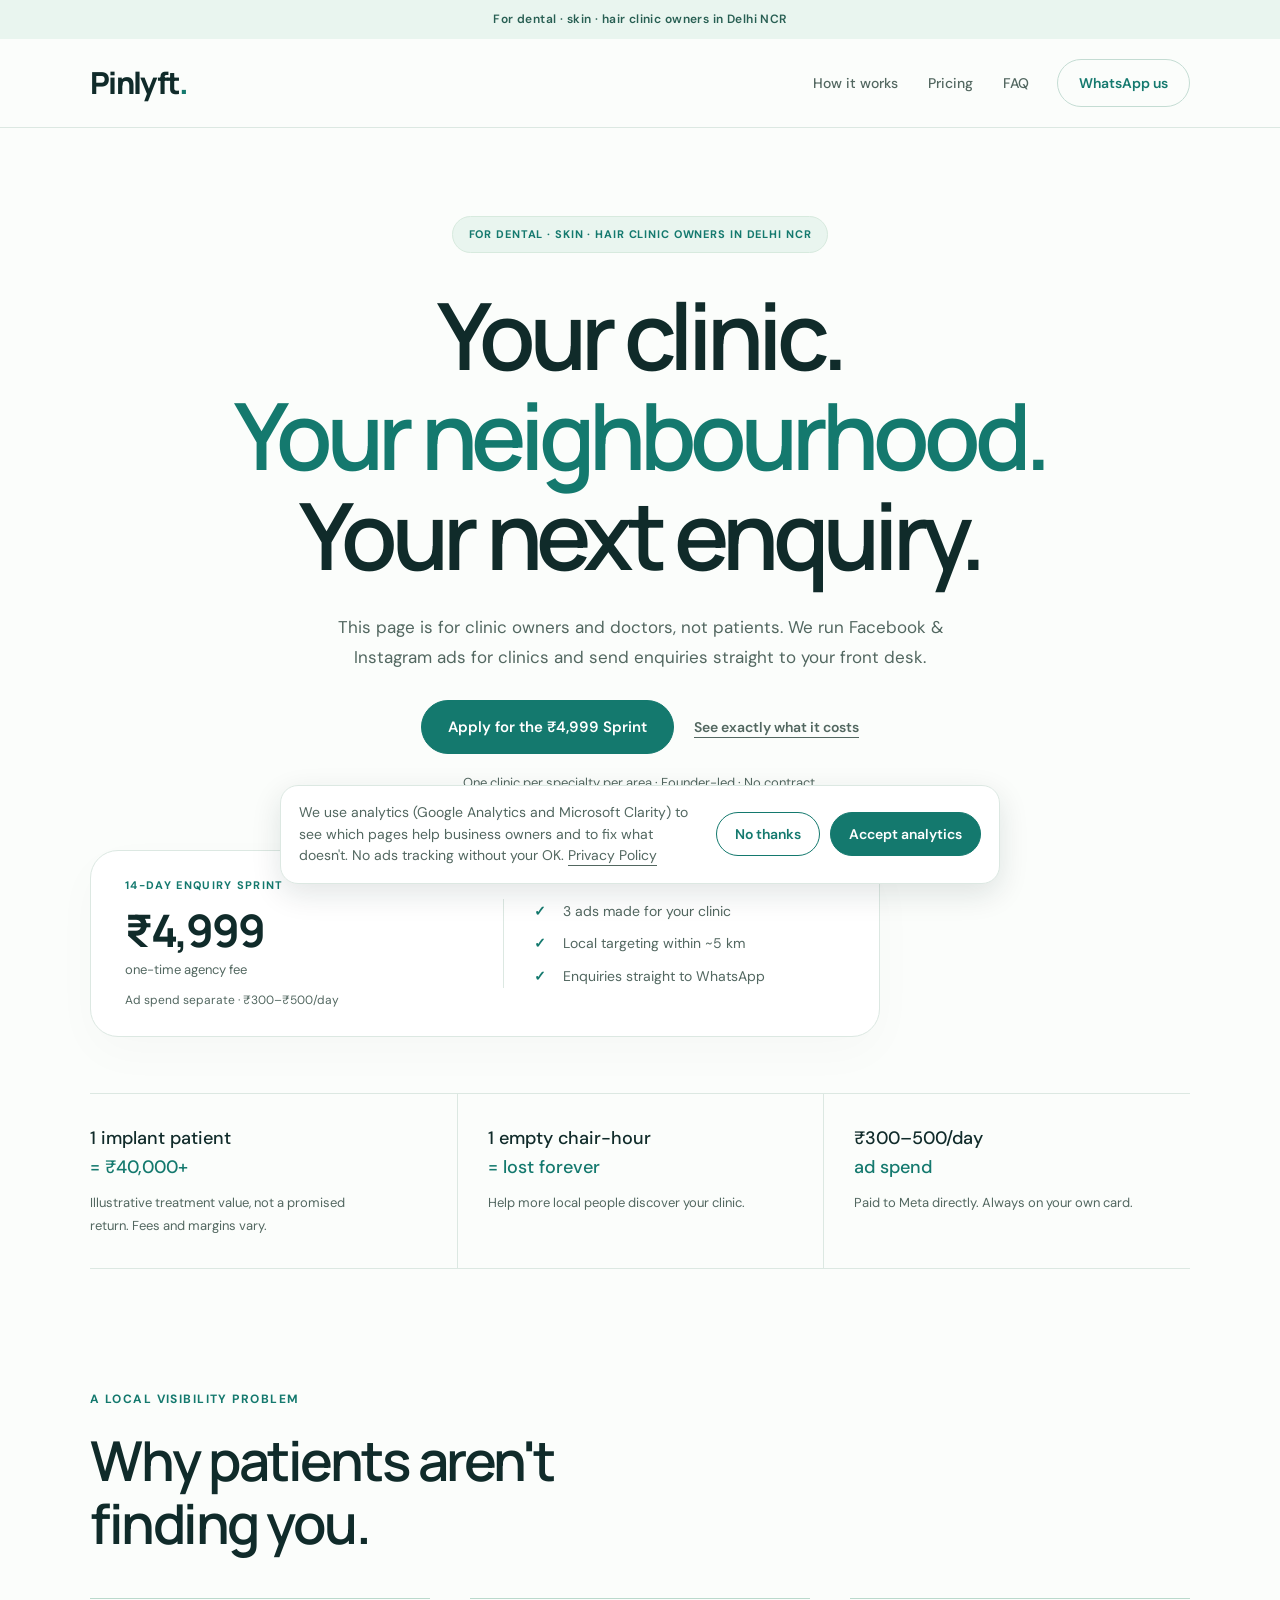
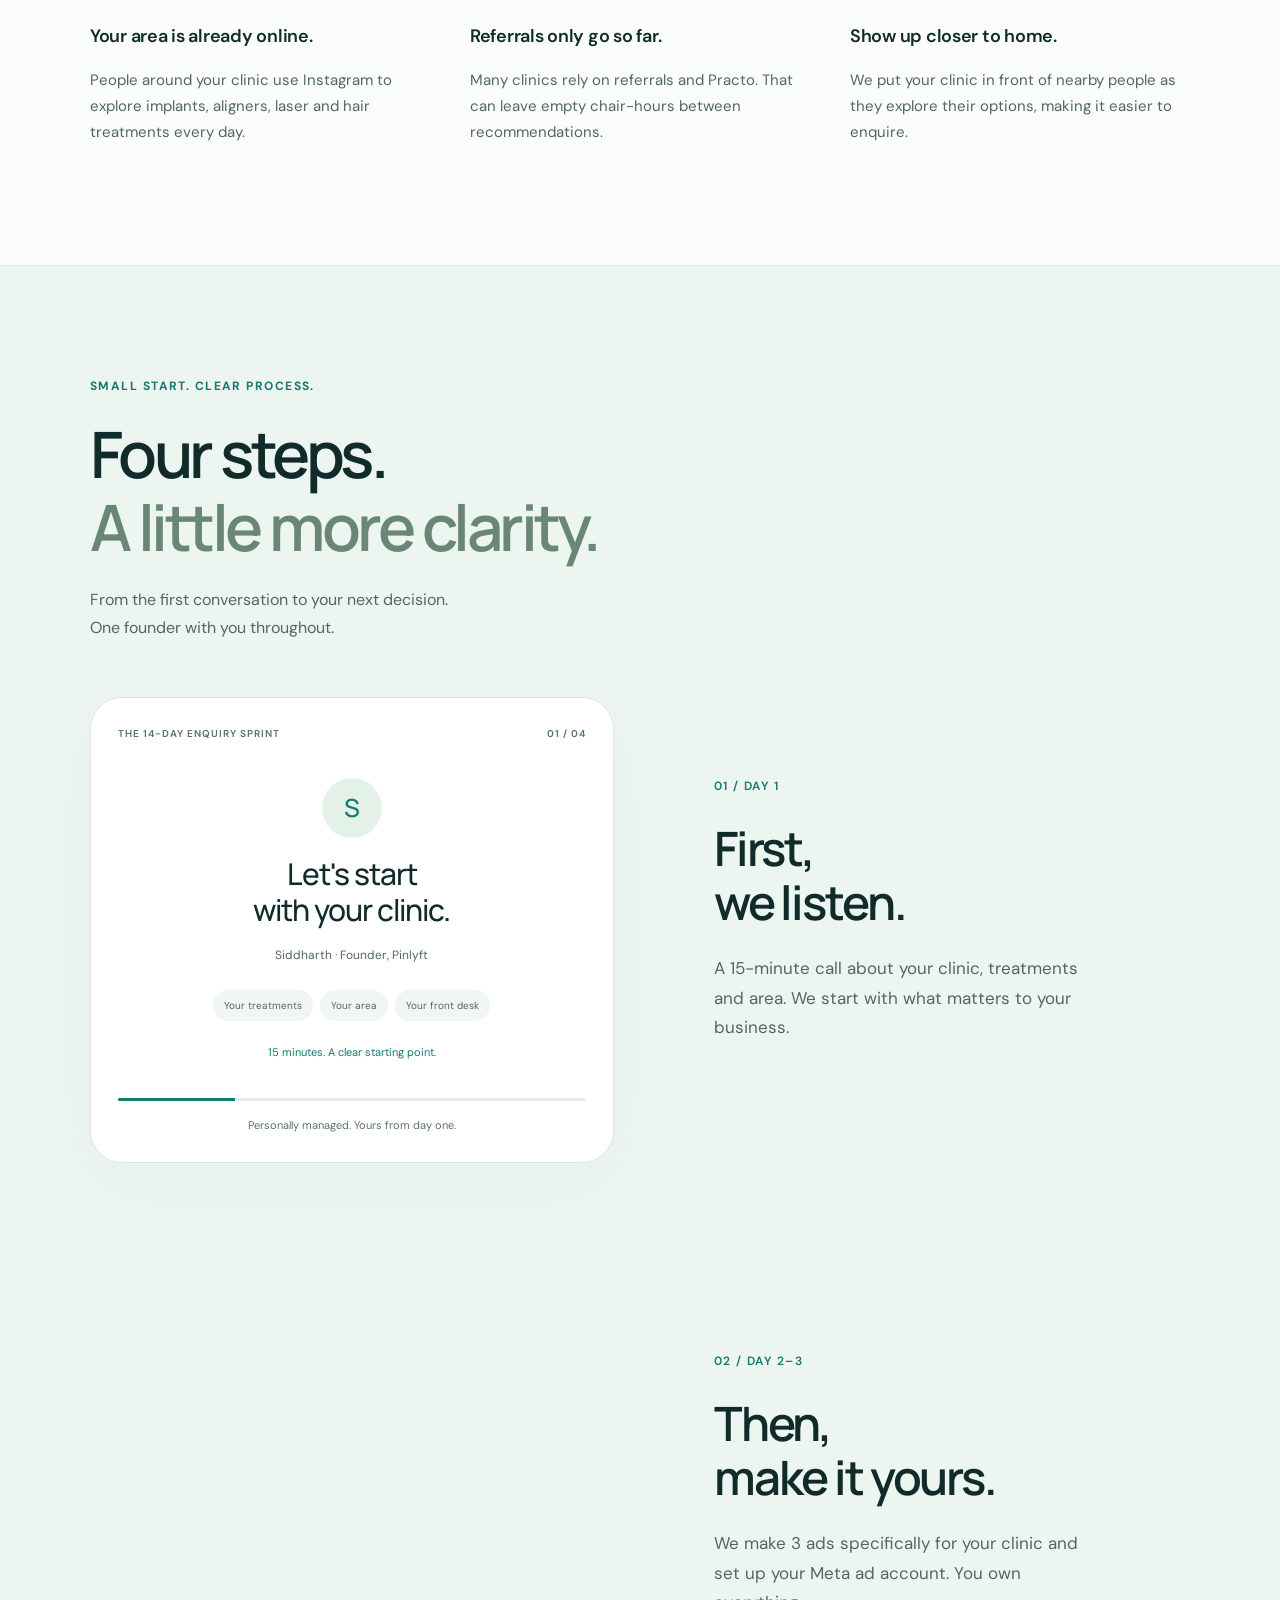
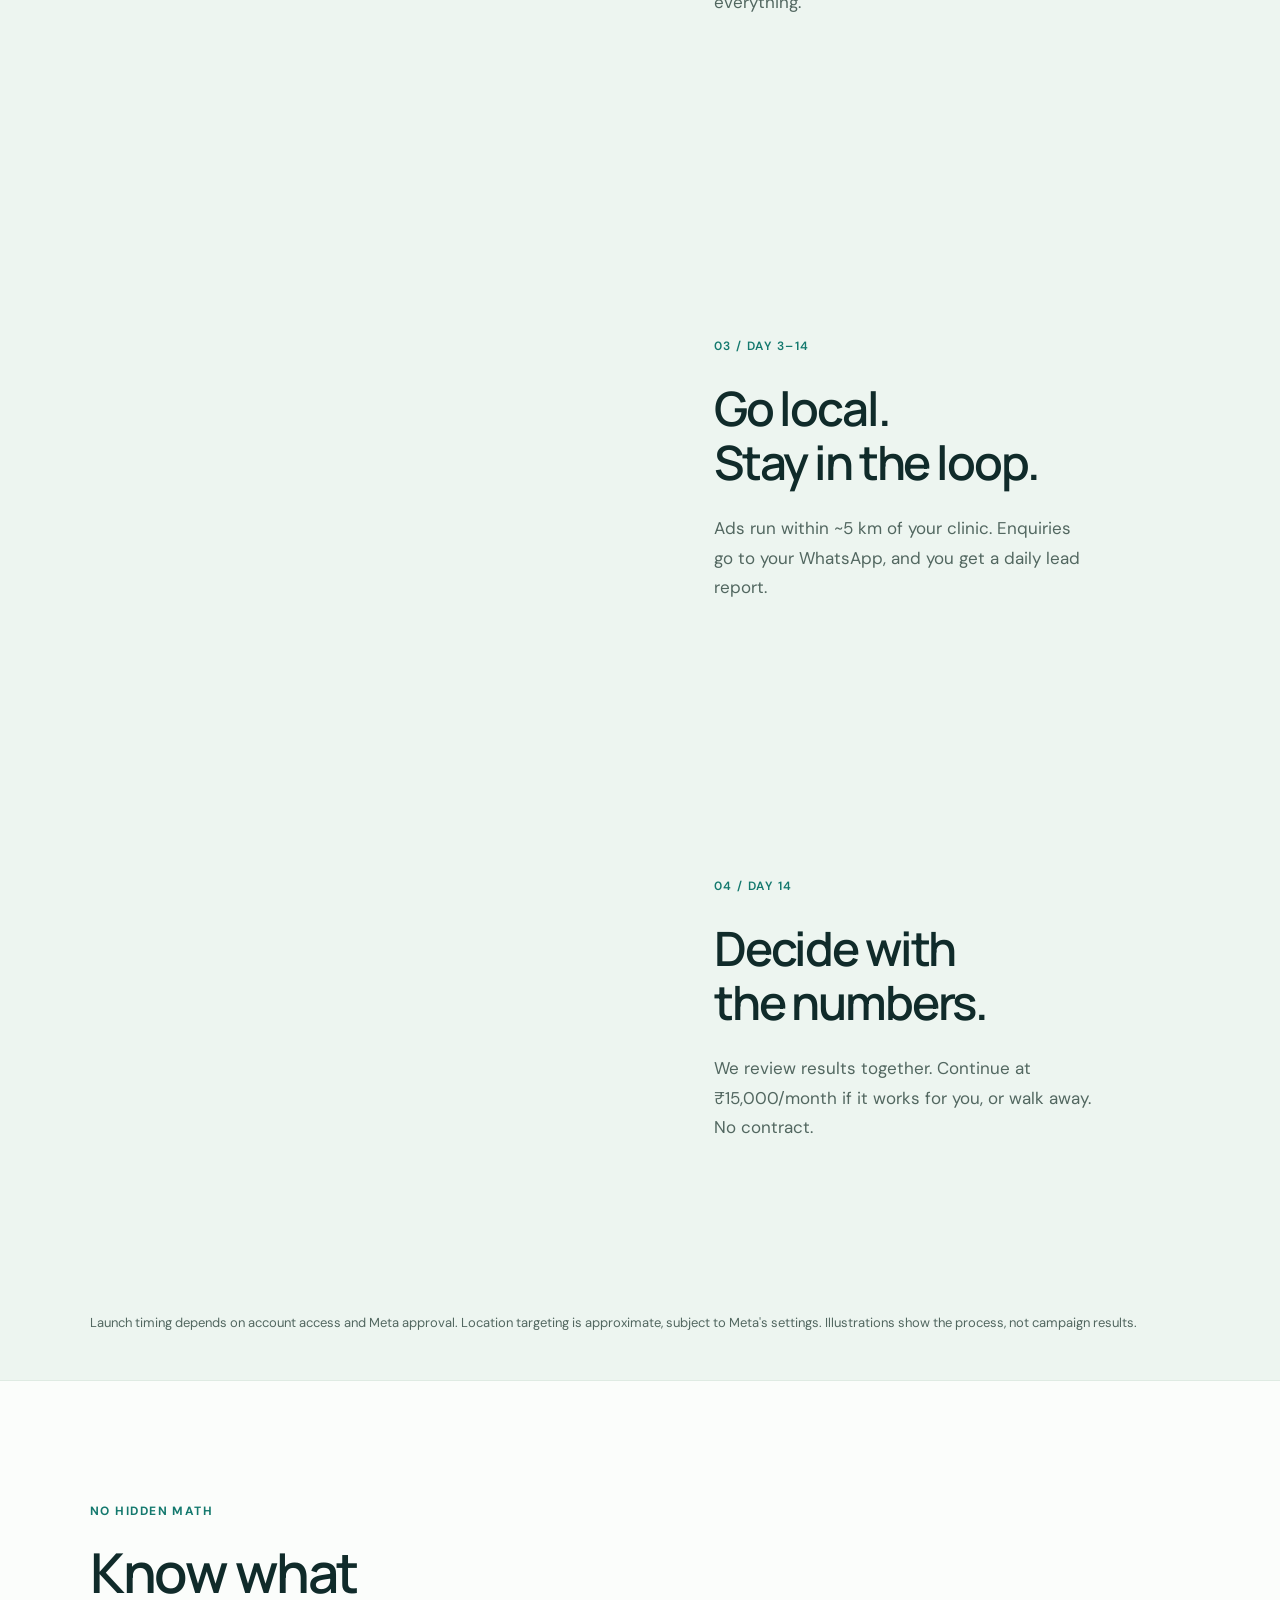
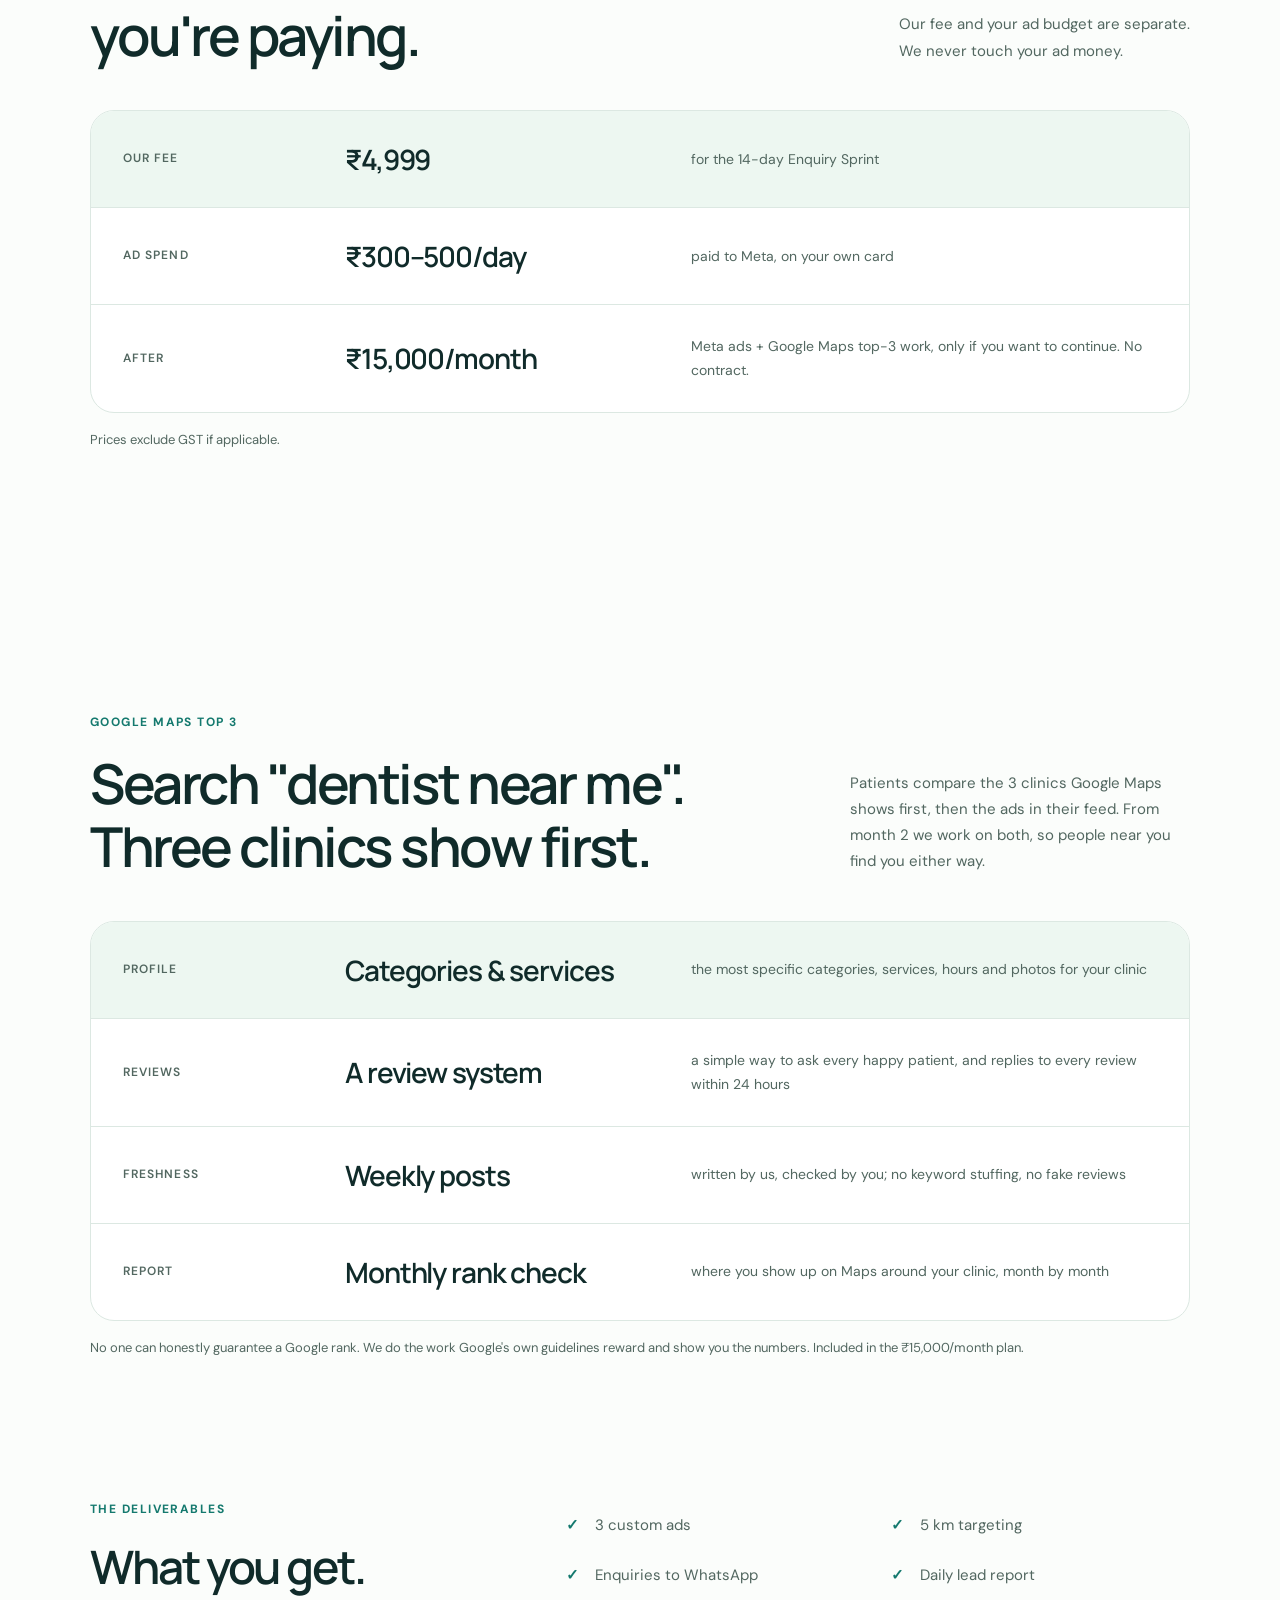
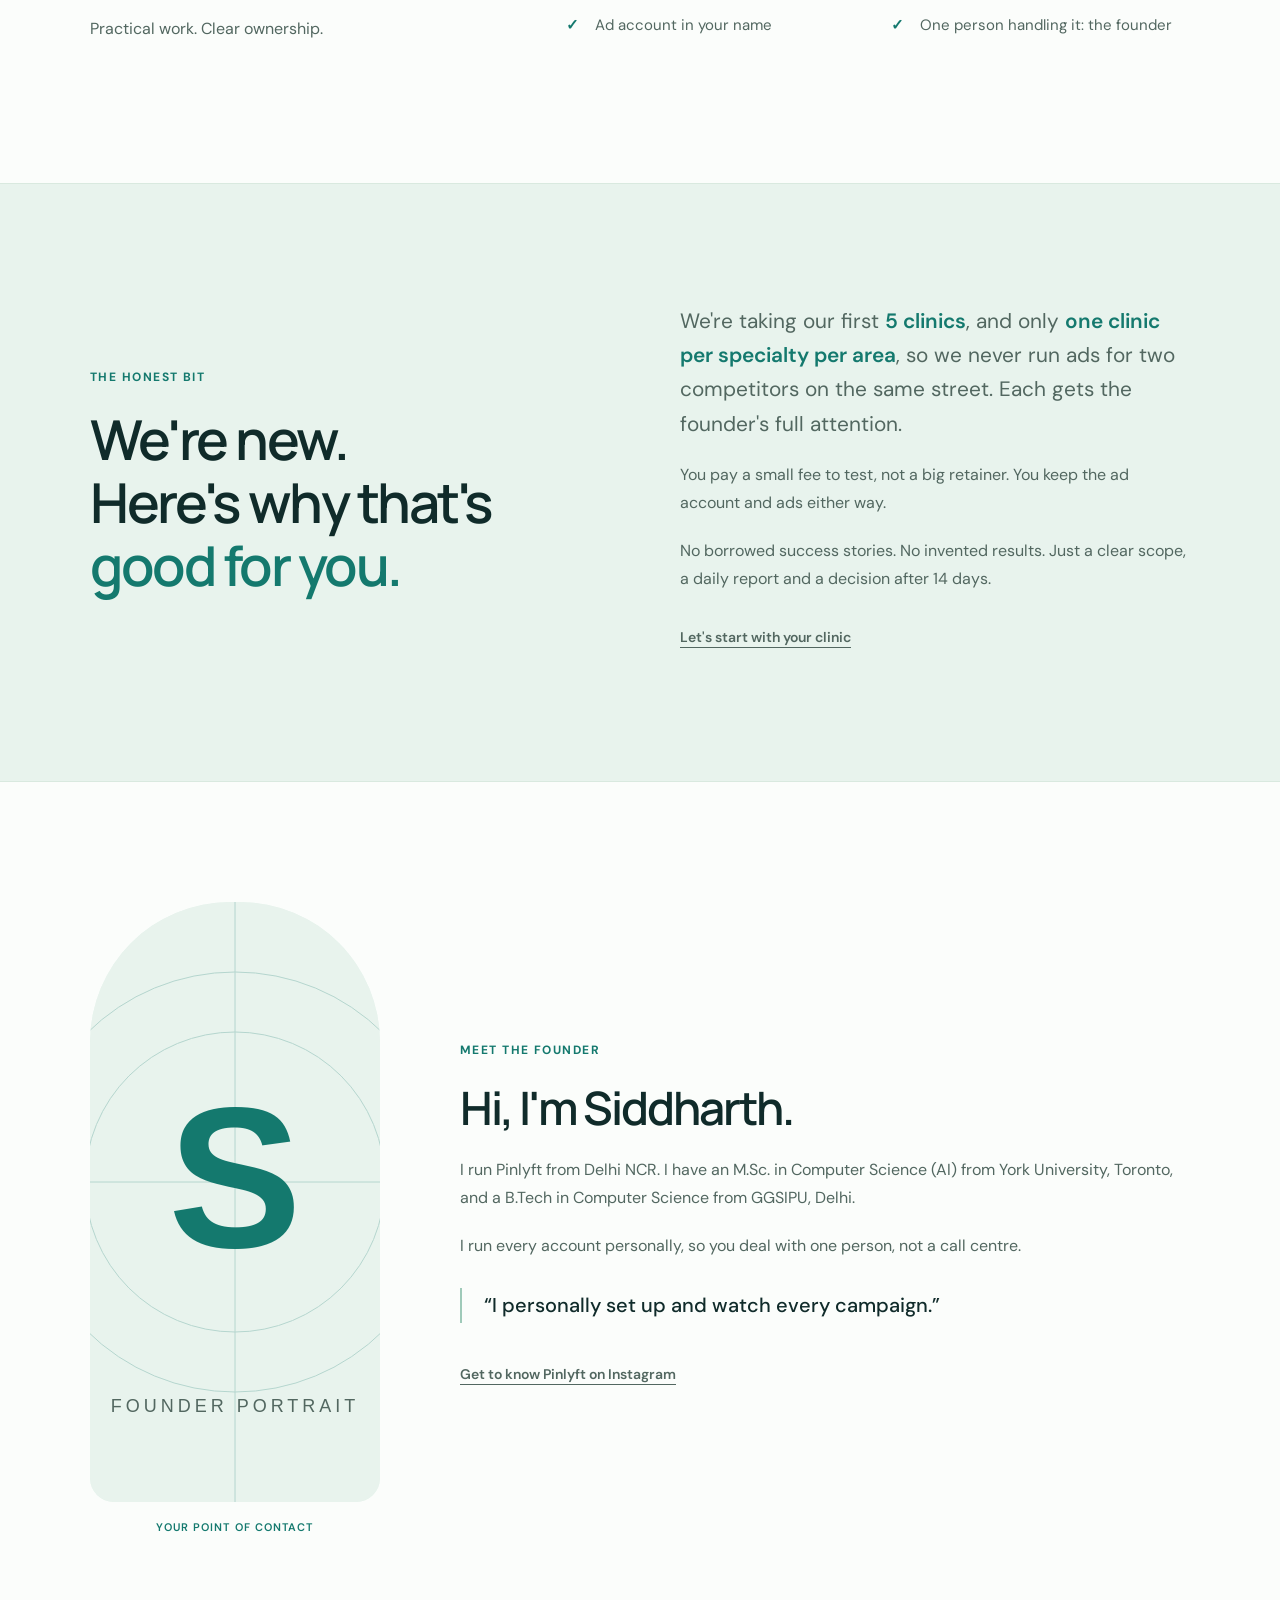
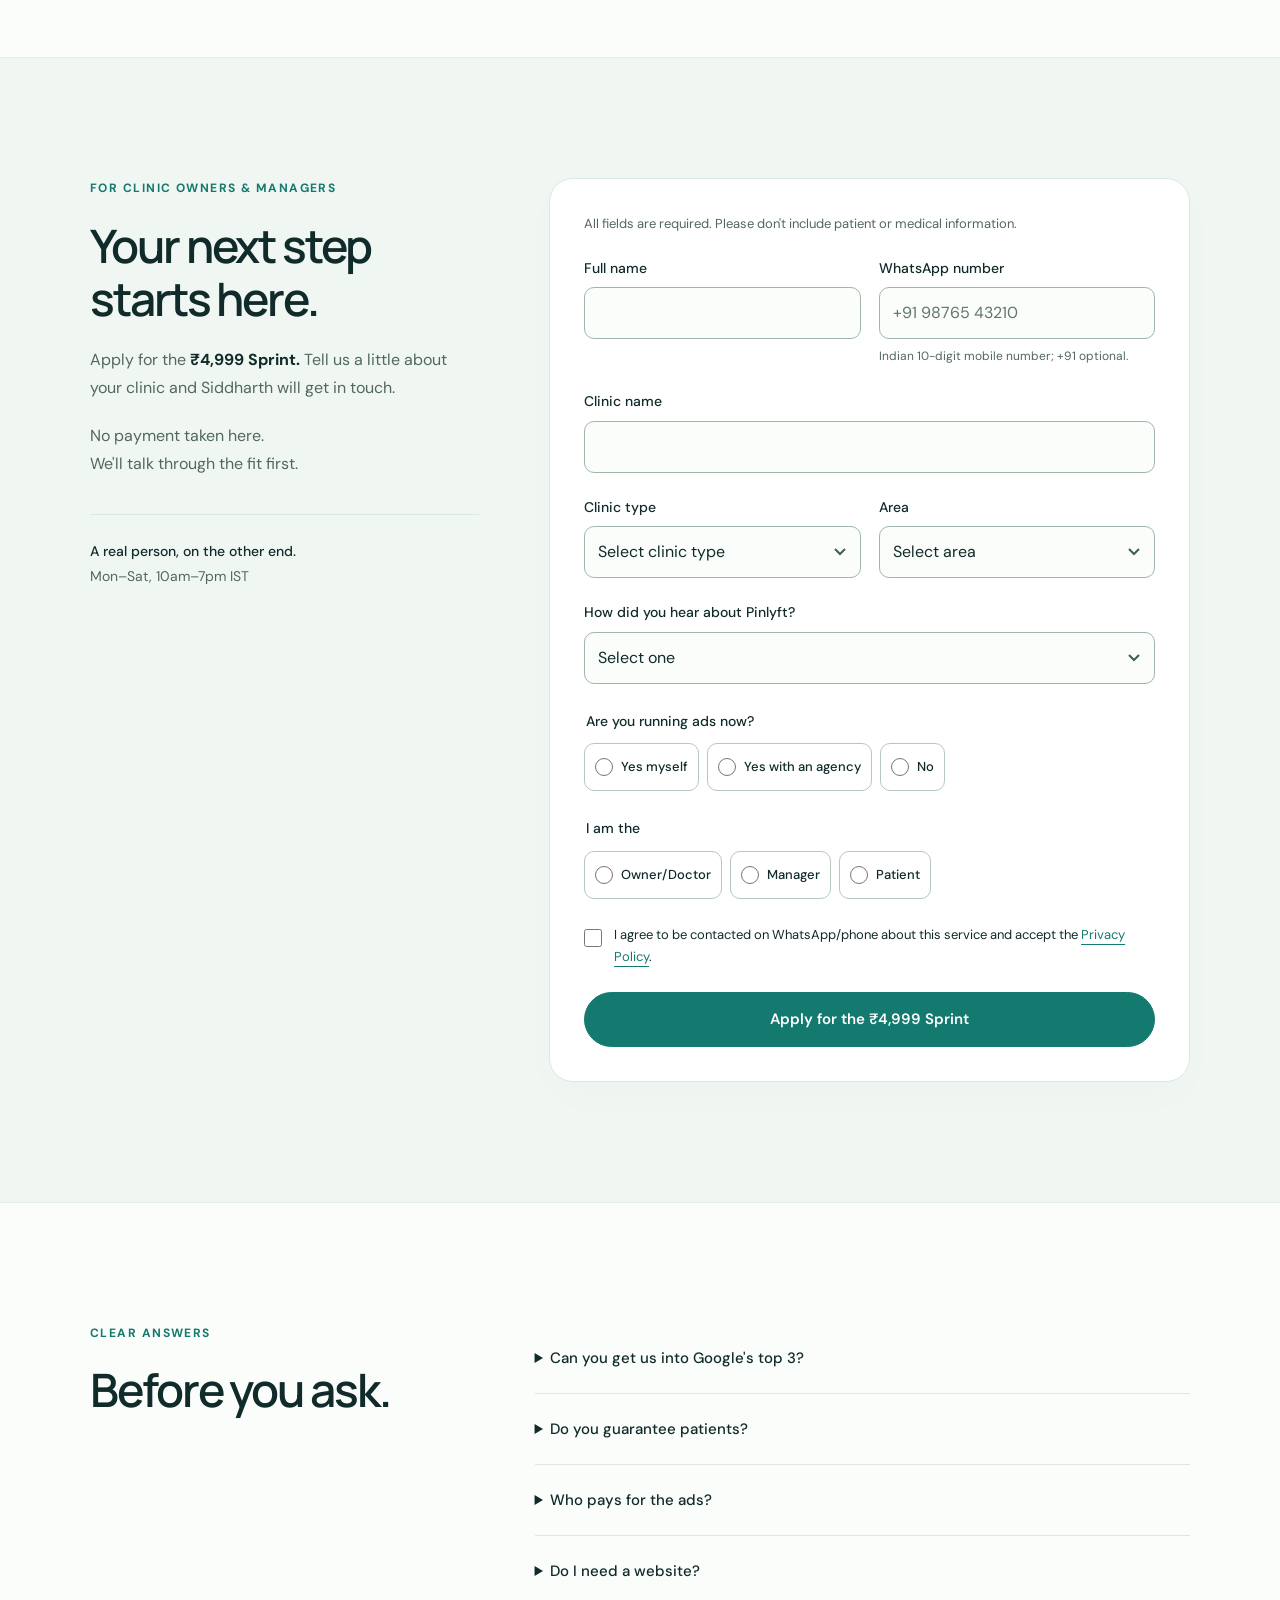
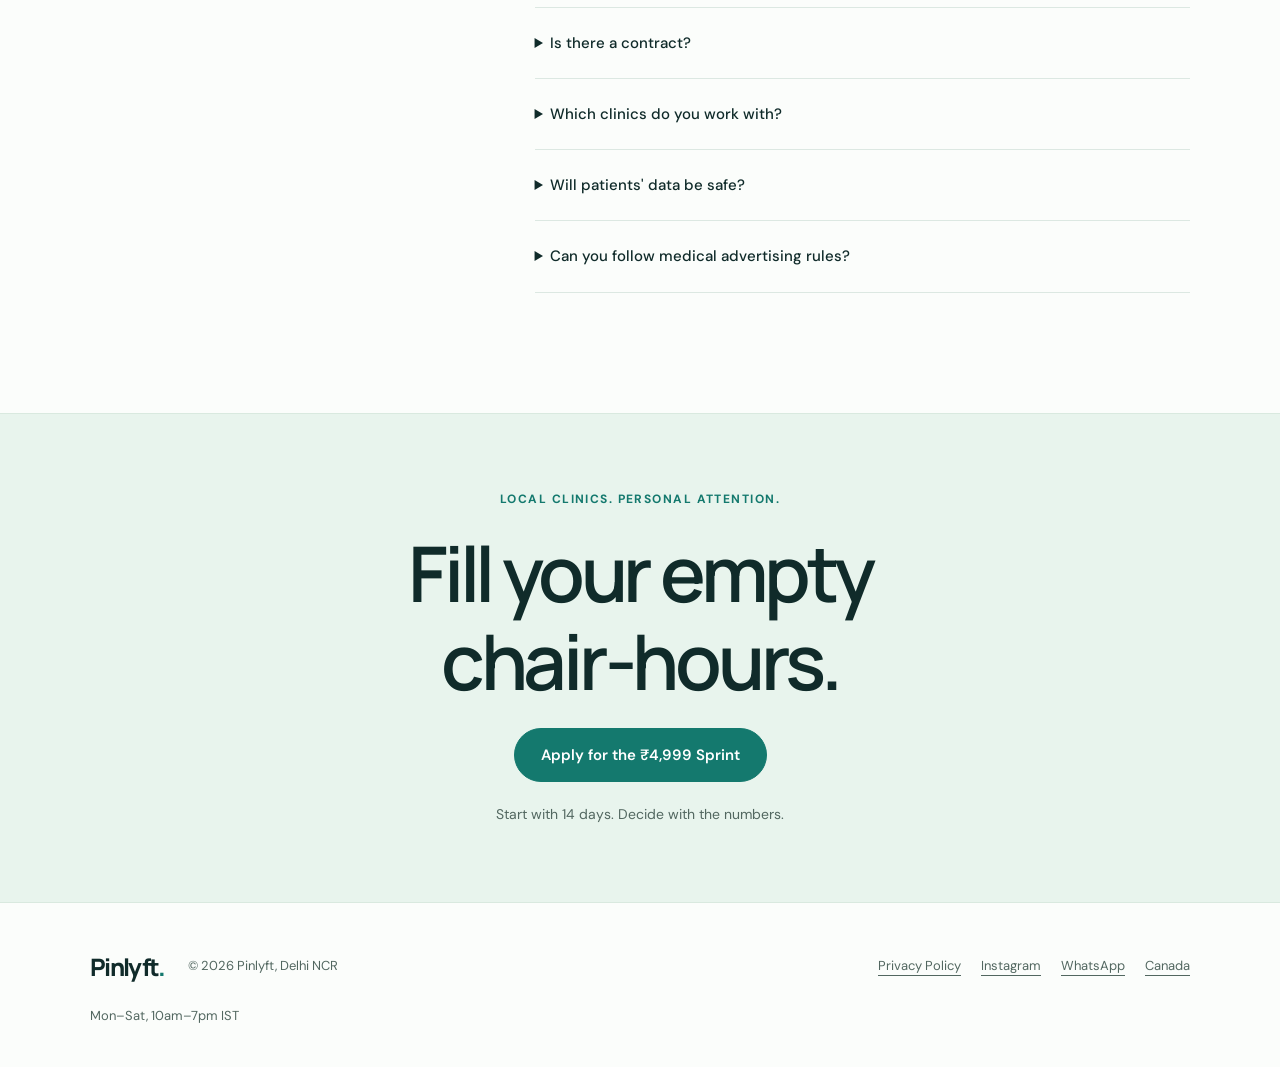
<file: index.html>
<!doctype html>
<html lang="en-IN">
<head><meta charset="utf-8">
<meta name="viewport" content="width=device-width, initial-scale=1">
<meta name="theme-color" content="#FBFDFB">
<link rel="icon" href="/favicon.svg" type="image/svg+xml">
<link rel="preconnect" href="https://fonts.googleapis.com">
<link rel="preconnect" href="https://fonts.gstatic.com" crossorigin>
<link href="https://fonts.googleapis.com/css2?family=DM+Sans:wght@400;500;600;700&family=Manrope:wght@400;500;600;700;800&display=swap" rel="stylesheet">
<link rel="stylesheet" href="/assets/css/style.css">
<script src="/assets/js/tracking.js?v=20261128b" defer></script>
<script src="/assets/js/main.js?v=20261128b" defer></script>
<title>Pinlyft | Facebook &amp; Instagram Ads for Clinics in Delhi NCR</title>
<meta name="description" content="Meta ads for dental, skin and hair clinic owners in Delhi NCR. Try Pinlyft’s ₹4,999 14-Day Enquiry Sprint. Your ad account. No contract.">
<link rel="canonical" href="https://pinlyft.github.io/">
<meta property="og:type" content="website">
<meta property="og:locale" content="en_IN">
<meta property="og:site_name" content="Pinlyft">
<meta property="og:title" content="Your clinic. More local enquiries. | Pinlyft">
<meta property="og:description" content="For clinic owners in Delhi NCR. A ₹4,999, 14-day Meta ads sprint. Clear costs. Your own ad account.">
<meta property="og:url" content="https://pinlyft.github.io/">
<meta property="og:image" content="https://pinlyft.github.io/assets/img/og.jpg">
<meta property="og:image:width" content="1200">
<meta property="og:image:height" content="630">
<meta property="og:image:alt" content="Pinlyft — Meta ads for clinic owners in Delhi NCR. 14-Day Enquiry Sprint, ₹4,999 plus ad spend.">
<meta name="twitter:card" content="summary_large_image">
<meta name="twitter:title" content="Pinlyft | More local enquiries for your clinic">
<meta name="twitter:description" content="For clinic owners in Delhi NCR. The 14-Day Enquiry Sprint: ₹4,999 plus ad spend. No contract.">
<meta name="twitter:image" content="https://pinlyft.github.io/assets/img/og.jpg">
<script type="application/ld+json">{"@context":"https://schema.org","@type":"ProfessionalService","name":"Pinlyft","url":"https://pinlyft.github.io/","description":"Facebook and Instagram advertising for dental, skin and hair clinics in Delhi NCR.","areaServed":[{"@type":"City","name":"Delhi"},{"@type":"City","name":"Gurugram"},{"@type":"City","name":"Noida"}],"founder":{"@type":"Person","name":"Siddharth"},"sameAs":["https://www.instagram.com/pinlyft"],"priceRange":"₹4,999–₹15,000"}</script>
</head>
<body>
<a class="skip" href="#main">Skip to content</a>
<div class="audience">For dental · skin · hair clinic owners in Delhi NCR</div>
<header class="header"><div class="wrap header-inner"><a class="wordmark" href="/" aria-label="Pinlyft home">Pinlyft<span>.</span></a><nav aria-label="Main navigation"><a href="#how-it-works">How it works</a><a href="#pricing">Pricing</a><a href="#faq">FAQ</a></nav><a class="button small" data-whatsapp href="#contact-help">WhatsApp us</a></div></header>
<main id="main">
<section class="hero wrap premium-hero">
<div class="hero-copy"><p class="eyebrow">FOR DENTAL · SKIN · HAIR CLINIC OWNERS IN DELHI NCR</p><h1>Your clinic.<br><span>Your neighbourhood.</span><br>Your next enquiry.</h1><p class="intro">This page is for clinic owners and doctors, not patients. We run Facebook &amp; Instagram ads for clinics and send enquiries straight to your front desk.</p><div class="actions"><a class="button" href="#apply">Apply for the ₹4,999 Sprint</a><a class="text-link" href="#pricing">See exactly what it costs</a></div><p class="fine hero-note">One clinic per specialty per area · Founder-led · No contract.</p></div>
<aside class="sprint-card" aria-label="14-Day Enquiry Sprint offer"><div class="card-top"><span class="eyebrow">THE LOCAL ADVANTAGE</span><span class="pill">DELHI NCR</span></div><div class="radius-art" aria-hidden="true"><div class="orbit orbit-one"></div><div class="orbit orbit-two"></div><div class="orbit orbit-three"></div><span class="map-label label-a">YOUR NEIGHBOURHOOD</span><div class="clinic-mark"><svg viewBox="0 0 48 48" fill="none"><path d="M10 42V14h28v28M6 42h36M18 42V30h12v12M24 4v14M17 11h14" stroke="currentColor" stroke-width="3"/><path d="M17 23h3m8 0h3" stroke="currentColor" stroke-width="3"/></svg></div><span class="radius-label">~5 km targeting</span></div><p class="eyebrow">14-DAY ENQUIRY SPRINT</p><p class="offer-price">₹4,999<span>one-time agency fee</span></p><ul class="checks"><li>3 ads made for your clinic</li><li>Local targeting within ~5 km</li><li>Enquiries straight to WhatsApp</li></ul><div class="card-bottom">Ad spend separate · ₹300–₹500/day</div></aside>
</section>
<section class="math wrap" aria-label="The math"><div><strong>1 implant patient<br><span>= ₹40,000+</span></strong><p>Illustrative treatment value, not a promised return. Fees and margins vary.</p></div><div><strong>1 empty chair-hour<br><span>= lost forever</span></strong><p>Help more local people discover your clinic.</p></div><div><strong>₹300–500/day<br><span>ad spend</span></strong><p>Paid to Meta directly. Always on your own card.</p></div></section>
<section class="section wrap reveal"><div class="section-heading"><p class="eyebrow">A LOCAL VISIBILITY PROBLEM</p><h2>Why patients aren't<br>finding you.</h2></div><div class="three-col points"><article><h3>Your area is already online.</h3><p>People around your clinic use Instagram to explore implants, aligners, laser and hair treatments every day.</p></article><article><h3>Referrals only go so far.</h3><p>Many clinics rely on referrals and Practo. That can leave empty chair-hours between recommendations.</p></article><article><h3>Show up closer to home.</h3><p>We put your clinic in front of nearby people as they explore their options, making it easier to enquire.</p></article></div></section>
<section id="how-it-works" class="scroll-story" aria-labelledby="story-title">
<div class="wrap story-heading"><p class="eyebrow">SMALL START. CLEAR PROCESS.</p><h2 id="story-title">Four steps.<br><span>A little more clarity.</span></h2><p>From the first conversation to your next decision.<br>One founder with you throughout.</p></div>
<div class="wrap story-grid">
<div class="story-visual" aria-hidden="true" data-scene="0">
<div class="story-caption"><span>THE 14-DAY ENQUIRY SPRINT</span><span class="scene-counter">01 / 04</span></div>
<div class="visual-stage">
<div class="scene scene-call"><div class="conversation"><div class="avatar">S</div><p>Let's start<br>with your clinic.</p><span>Siddharth · Founder, Pinlyft</span><div class="call-details"><span>Your treatments</span><span>Your area</span><span>Your front desk</span></div><div class="call-time">15 minutes. A clear starting point.</div></div></div>
<div class="scene scene-creative"><div class="creative-card creative-back"><span>SKIN</span></div><div class="creative-card creative-mid"><span>HAIR</span></div><div class="creative-card creative-front"><span>MADE FOR YOUR CLINIC</span><div class="creative-symbol">P<span>.</span></div><strong>Local care.<br>Local attention.</strong><small>Illustrative ad layout</small></div><div class="creative-label">3 custom ads. Your own account.</div></div>
<div class="scene scene-local"><div class="local-ring ring-outer"></div><div class="local-ring ring-middle"></div><div class="local-ring ring-inner"></div><div class="clinic-pin">Your<br>clinic</div><span class="radius-note">~5 km</span><div class="enquiry-note"><span>DIRECT TO YOUR FRONT DESK</span><strong>Enquiries on WhatsApp.</strong><small>Daily lead reporting included.</small></div></div>
<div class="scene scene-decision"><div class="decision-sheet"><span>DAY 14 · REVIEW TOGETHER</span><h3>Your numbers.<br>Your next move.</h3><div><small>CONTINUE IF IT WORKS</small><strong>₹15,000<span>/month</span></strong></div><p>Or walk away.<br>You keep the ads and account.</p><span class="decision-tag">No contract.</span></div></div>
</div><div class="story-track"><span></span></div><p class="story-bottom">Personally managed. Yours from day one.</p>
</div>
<ol class="story-chapters">
<li data-chapter="0"><span class="chapter-index">01 / DAY 1</span><h3>First,<br> we listen.</h3><p>A 15-minute call about your clinic, treatments and area. We start with what matters to your business.</p></li>
<li data-chapter="1"><span class="chapter-index">02 / DAY 2–3</span><h3>Then,<br> make it yours.</h3><p>We make 3 ads specifically for your clinic and set up your Meta ad account. You own everything.</p></li>
<li data-chapter="2"><span class="chapter-index">03 / DAY 3–14</span><h3>Go local.<br> Stay in the loop.</h3><p>Ads run within ~5 km of your clinic. Enquiries go to your WhatsApp, and you get a daily lead report.</p></li>
<li data-chapter="3"><span class="chapter-index">04 / DAY 14</span><h3>Decide with<br> the numbers.</h3><p>We review results together. Continue at ₹15,000/month if it works for you, or walk away. No contract.</p></li>
</ol>
</div><p class="fine wrap story-disclaimer">Launch timing depends on account access and Meta approval. Location targeting is approximate, subject to Meta's settings. Illustrations show the process, not campaign results.</p>
</section>
<section id="pricing" class="section wrap reveal"><div class="section-heading split"><div><p class="eyebrow">NO HIDDEN MATH</p><h2>Know what<br>you're paying.</h2></div><p>Our fee and your ad budget are separate.<br>We never touch your ad money.</p></div><div class="pricing-table" role="table" aria-label="Sprint and ongoing pricing"><div class="price-row" role="row"><span role="rowheader">OUR FEE</span><strong role="cell">₹4,999</strong><span role="cell">for the 14-day Enquiry Sprint</span></div><div class="price-row" role="row"><span role="rowheader">AD SPEND</span><strong role="cell">₹300–500/day</strong><span role="cell">paid to Meta, on your own card</span></div><div class="price-row" role="row"><span role="rowheader">AFTER</span><strong role="cell">₹15,000/month</strong><span role="cell">Meta ads + Google Maps top-3 work, only if you want to continue. No contract.</span></div></div><p class="fine">Prices exclude GST if applicable.</p></section>
<section id="google-maps" class="section wrap reveal"><div class="section-heading split"><div><p class="eyebrow">GOOGLE MAPS TOP 3</p><h2>Search "dentist near me".<br>Three clinics show first.</h2></div><p>Patients compare the 3 clinics Google Maps shows first, then the ads in their feed. From month 2 we work on both, so people near you find you either way.</p></div><div class="pricing-table" role="table" aria-label="Google Maps top-3 work"><div class="price-row" role="row"><span role="rowheader">PROFILE</span><strong role="cell">Categories &amp; services</strong><span role="cell">the most specific categories, services, hours and photos for your clinic</span></div><div class="price-row" role="row"><span role="rowheader">REVIEWS</span><strong role="cell">A review system</strong><span role="cell">a simple way to ask every happy patient, and replies to every review within 24 hours</span></div><div class="price-row" role="row"><span role="rowheader">FRESHNESS</span><strong role="cell">Weekly posts</strong><span role="cell">written by us, checked by you; no keyword stuffing, no fake reviews</span></div><div class="price-row" role="row"><span role="rowheader">REPORT</span><strong role="cell">Monthly rank check</strong><span role="cell">where you show up on Maps around your clinic, month by month</span></div></div><p class="fine">No one can honestly guarantee a Google rank. We do the work Google's own guidelines reward and show you the numbers. Included in the ₹15,000/month plan.</p></section>
<section class="section wrap included reveal"><div><p class="eyebrow">THE DELIVERABLES</p><h2>What you get.</h2><p>Practical work. Clear ownership.</p></div><ul class="checks checklist"><li>3 custom ads</li><li>5 km targeting</li><li>Enquiries to WhatsApp</li><li>Daily lead report</li><li>Ad account in your name</li><li>One person handling it: the founder</li></ul></section>
<section class="honest section reveal"><div class="wrap honest-inner"><div><p class="eyebrow">THE HONEST BIT</p><h2>We're new.<br>Here's why that's<br><span>good for you.</span></h2></div><div><p class="large-copy">We're taking our first <strong>5 clinics</strong>, and only <strong>one clinic per specialty per area</strong>, so we never run ads for two competitors on the same street. Each gets the founder's full attention.</p><p>You pay a small fee to test, not a big retainer. You keep the ad account and ads either way.</p><p>No borrowed success stories. No invented results. Just a clear scope, a daily report and a decision after 14 days.</p><a class="text-link" href="#apply">Let's start with your clinic</a></div></div></section>
<section class="section wrap founder reveal"><div class="founder-photo"><img src="/assets/img/founder-placeholder.svg" data-founder-photo alt="S monogram placeholder for Siddharth's portrait" width="600" height="600" loading="lazy"><span>YOUR POINT OF CONTACT</span></div><div><p class="eyebrow">MEET THE FOUNDER</p><h2>Hi, I'm Siddharth.</h2><p>I run Pinlyft from Delhi NCR. I have an M.Sc. in Computer Science (AI) from York University, Toronto, and a B.Tech in Computer Science from GGSIPU, Delhi.</p><p>I run every account personally, so you deal with one person, not a call centre.</p><blockquote>“I personally set up and watch every campaign.”</blockquote><a class="text-link" href="https://www.instagram.com/pinlyft" target="_blank" rel="noopener noreferrer">Get to know Pinlyft on Instagram</a></div></section>
<section id="apply" class="section section-tint"><div class="wrap apply-layout"><div class="apply-copy"><p class="eyebrow">FOR CLINIC OWNERS &amp; MANAGERS</p><h2>Your next step<br>starts here.</h2><p>Apply for the <strong>₹4,999 Sprint.</strong> Tell us a little about your clinic and Siddharth will get in touch.</p><p>No payment taken here.<br>We'll talk through the fit first.</p><div class="working-hours"><strong>A real person, on the other end.</strong><p>Mon–Sat, 10am–7pm IST</p></div></div><form id="application-form" class="application" method="post"><noscript><p class="notice">Please enable JavaScript to submit this form or visit <a href="https://www.instagram.com/pinlyft">Pinlyft on Instagram</a>.</p></noscript><p class="fine">All fields are required. Please don't include patient or medical information.</p><div class="form-grid"><div class="field"><label for="full-name">Full name</label><input id="full-name" name="name" autocomplete="name" required maxlength="100"></div><div class="field"><label for="phone">WhatsApp number</label><input id="phone" name="phone" type="tel" inputmode="tel" autocomplete="tel" placeholder="+91 98765 43210" aria-describedby="phone-hint" required maxlength="20"><small id="phone-hint">Indian 10-digit mobile number; +91 optional.</small></div><div class="field full"><label for="clinic">Clinic name</label><input id="clinic" name="clinic_name" autocomplete="organization" required maxlength="160"></div><div class="field"><label for="clinic-type">Clinic type</label><select id="clinic-type" name="clinic_type" required><option value="">Select clinic type</option><option>Dental</option><option>Skin</option><option>Hair</option><option>Multi-speciality</option><option>Other</option></select></div><div class="field"><label for="area">Area</label><select id="area" name="city" required><option value="">Select area</option><option>Delhi</option><option>Gurugram</option><option>Noida</option><option>Other</option></select></div><div class="field full"><label for="heard-from">How did you hear about Pinlyft?</label><select id="heard-from" name="heard_from" required><option value="">Select one</option><option>Instagram or Facebook ad</option><option>Instagram profile or post</option><option>Message from Pinlyft</option><option>Google search</option><option>Google Maps</option><option>ChatGPT or another AI assistant</option><option>Friend or colleague</option><option>Other</option></select></div></div><fieldset><legend>Are you running ads now?</legend><div class="choices"><label><input type="radio" name="running_ads" value="Yes myself" required>Yes myself</label><label><input type="radio" name="running_ads" value="Yes with an agency">Yes with an agency</label><label><input type="radio" name="running_ads" value="No">No</label></div></fieldset><fieldset aria-describedby="patient-message"><legend>I am the</legend><div class="choices"><label><input type="radio" name="role" value="Owner/Doctor" required>Owner/Doctor</label><label><input type="radio" name="role" value="Manager">Manager</label><label><input type="radio" name="role" value="Patient">Patient</label></div><p id="patient-message" class="notice" role="status" hidden>This form is for clinic owners. Please contact your clinic directly.</p></fieldset><div class="honeypot" aria-hidden="true"><label for="website">Leave this field empty</label><input id="website" name="_gotcha" tabindex="-1" autocomplete="off"></div><label class="consent"><input type="checkbox" name="consent" value="Agreed to WhatsApp/phone contact and Privacy Policy" required><span>I agree to be contacted on WhatsApp/phone about this service and accept the <a href="/privacy.html" target="_blank" rel="noopener">Privacy Policy</a>.</span></label><button id="submit-application" class="button" type="submit" disabled>Apply for the ₹4,999 Sprint</button><div id="form-feedback" role="status" aria-live="polite" tabindex="-1" hidden><p id="form-message"></p><a class="button secondary" id="form-whatsapp" data-whatsapp href="#contact-help">Or WhatsApp us now</a></div></form></div></section>
<section id="faq" class="section wrap faq reveal"><div><p class="eyebrow">CLEAR ANSWERS</p><h2>Before you ask.</h2></div><div class="faq-list"><details><summary>Can you get us into Google's top 3?</summary><p>We can't promise a rank; anyone who does is guessing. From month 2 we work on what Google rewards: the right categories, steady genuine reviews, weekly posts and photos, and consistent listings. You see where you rank around your clinic every month.</p></details><details><summary>Do you guarantee patients?</summary><p>No. Nobody honest can. We commit to the work: 3 ads, setup, daily reports and full transparency on numbers. Enquiries, bookings and revenue depend on several factors, including your offer and follow-up.</p></details><details><summary>Who pays for the ads?</summary><p>You pay Meta directly on your own card, ₹300–500/day. We never handle your ad money.</p></details><details><summary>Do I need a website?</summary><p>No. Enquiries come through an Instagram/Facebook form and go to your WhatsApp.</p></details><details><summary>Is there a contract?</summary><p>No. After 14 days you decide.</p></details><details><summary>Which clinics do you work with?</summary><p>Dental, skin and hair clinics in Delhi, Gurugram and Noida.</p></details><details><summary>Will patients' data be safe?</summary><p>We limit access to you, us and the service providers needed to deliver enquiries. No system is risk-free. Each clinic's patient lead form needs its own privacy notice; see our <a href="/privacy.html#clinic-campaigns">Privacy Policy</a> for how these differ.</p></details><details><summary>Can you follow medical advertising rules?</summary><p>Yes. We avoid misleading claims and before/after promises, and follow Meta's health ad policies. We check creative with you before launch; professional and treatment-specific restrictions may also apply.</p></details></div></section>
<section class="final-cta"><div class="wrap"><p class="eyebrow">LOCAL CLINICS. PERSONAL ATTENTION.</p><h2>Fill your empty<br>chair-hours.</h2><a class="button" href="#apply">Apply for the ₹4,999 Sprint</a><p>Start with 14 days. Decide with the numbers.</p></div></section>
</main><footer class="footer wrap"><a class="wordmark" href="/">Pinlyft<span>.</span></a><p>© <span data-year>2026</span> Pinlyft, Delhi NCR</p><nav aria-label="Footer"><a href="/privacy.html">Privacy Policy</a><a href="https://www.instagram.com/pinlyft" target="_blank" rel="noopener noreferrer">Instagram</a><a data-whatsapp href="/#contact-help">WhatsApp</a><a href="/canada/">Canada</a></nav><p class="fine">Mon–Sat, 10am–7pm IST</p></footer>
<div id="contact-help" class="contact-help wrap" role="status" hidden></div>
<a class="floating-wa button" data-whatsapp href="#contact-help" aria-label="Contact Pinlyft on WhatsApp">WhatsApp us</a>
</body></html>
</file>
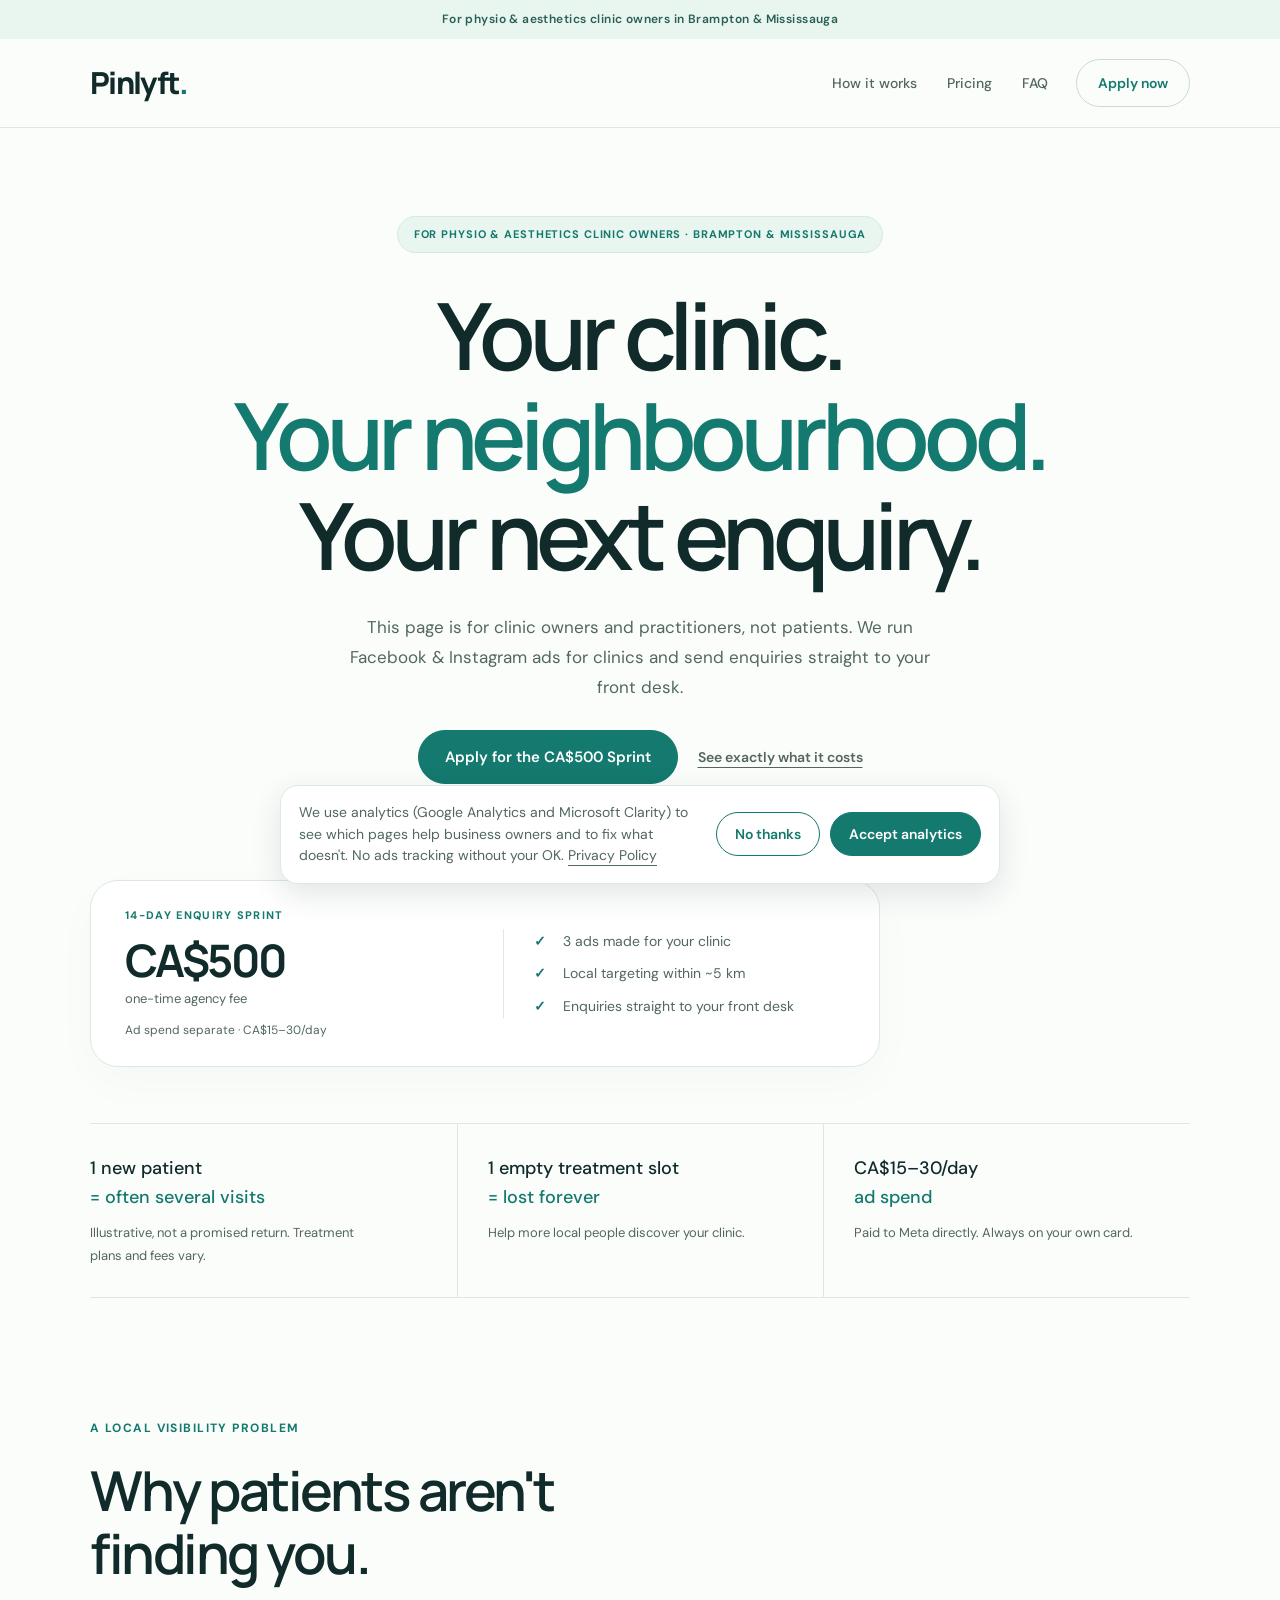
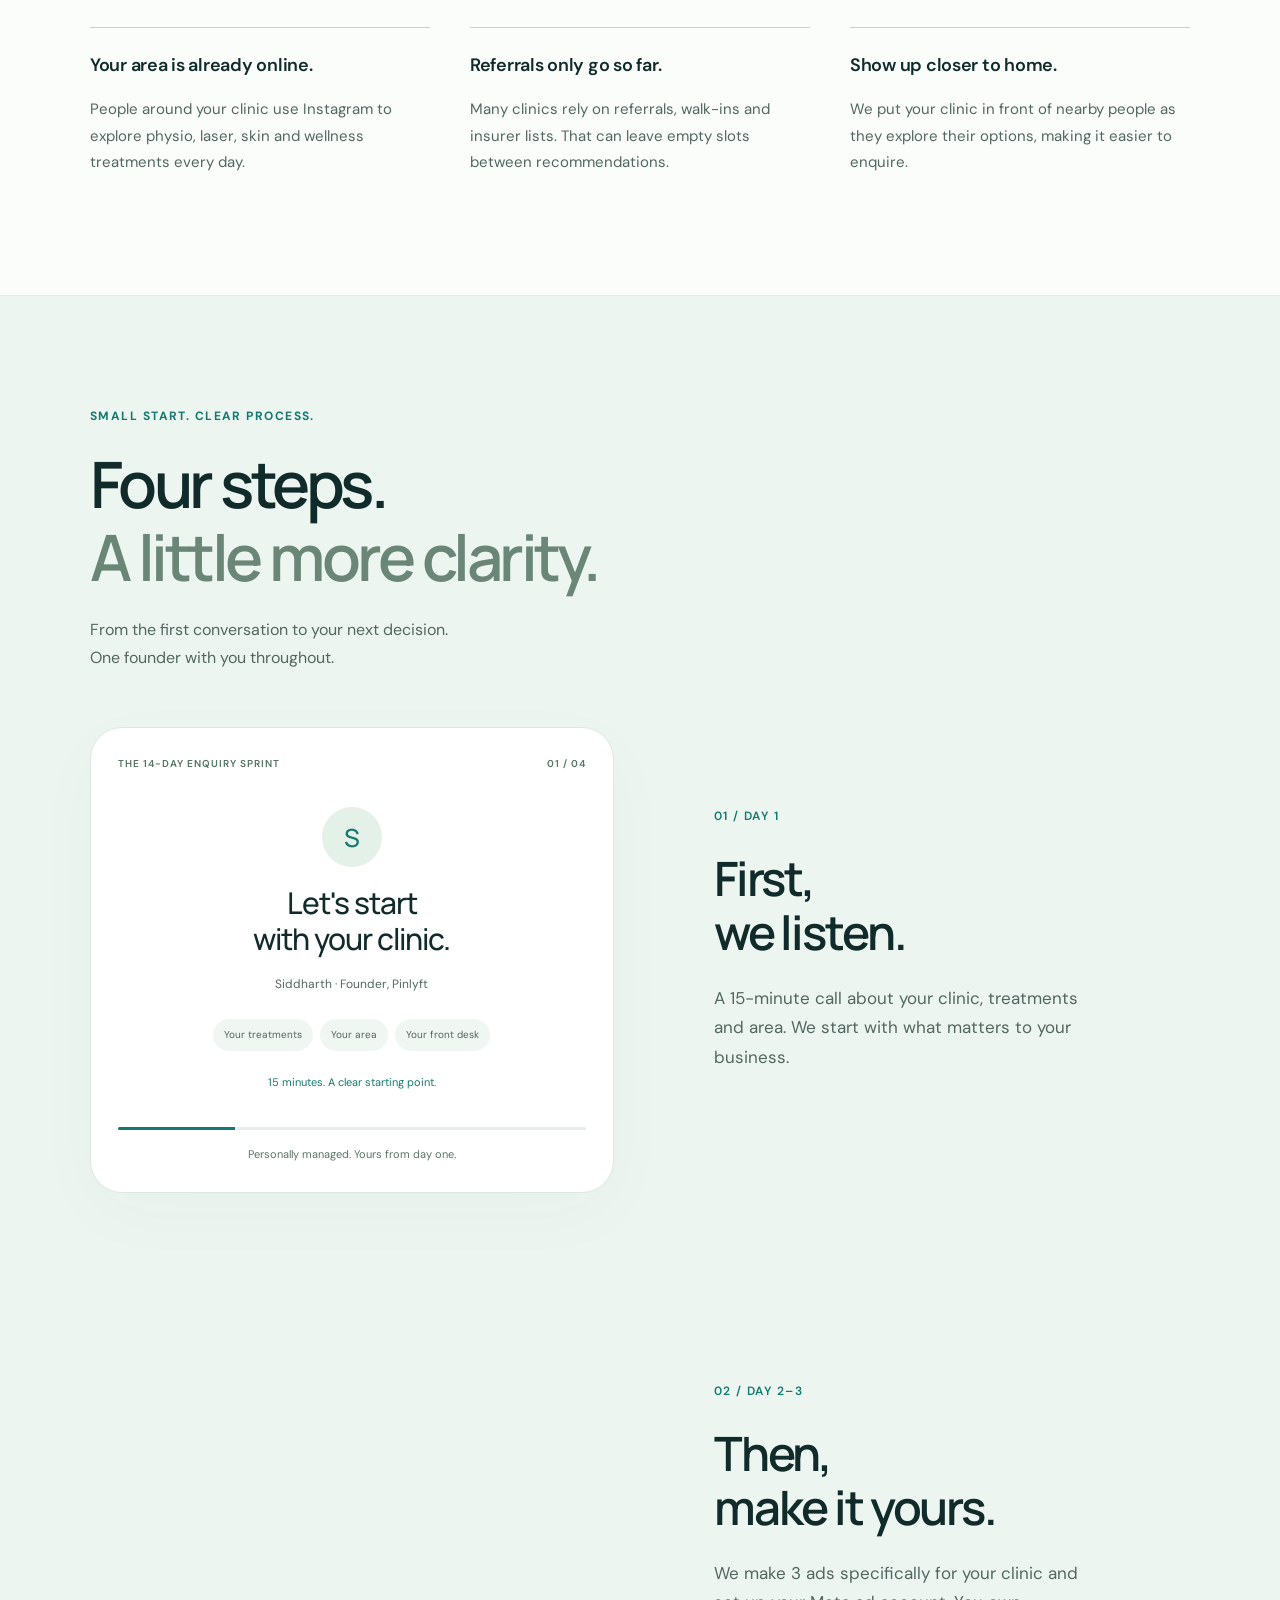
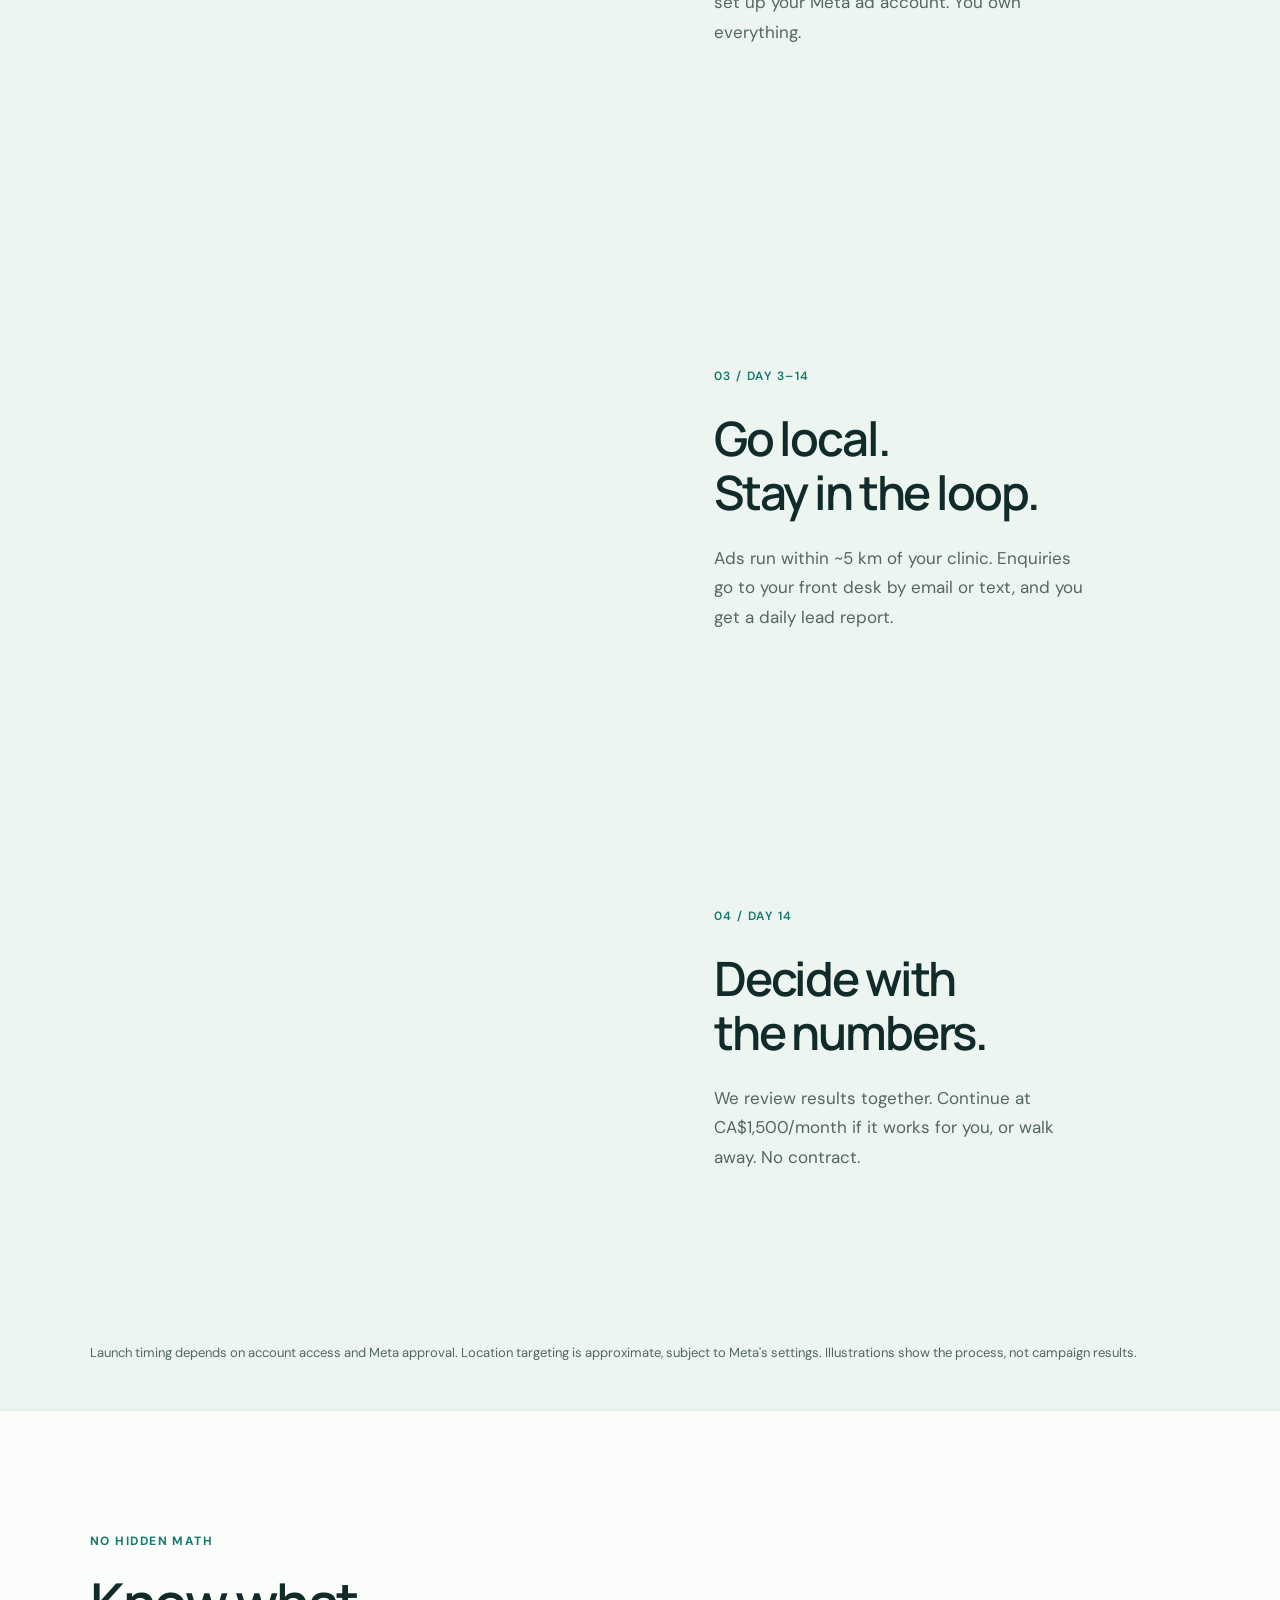
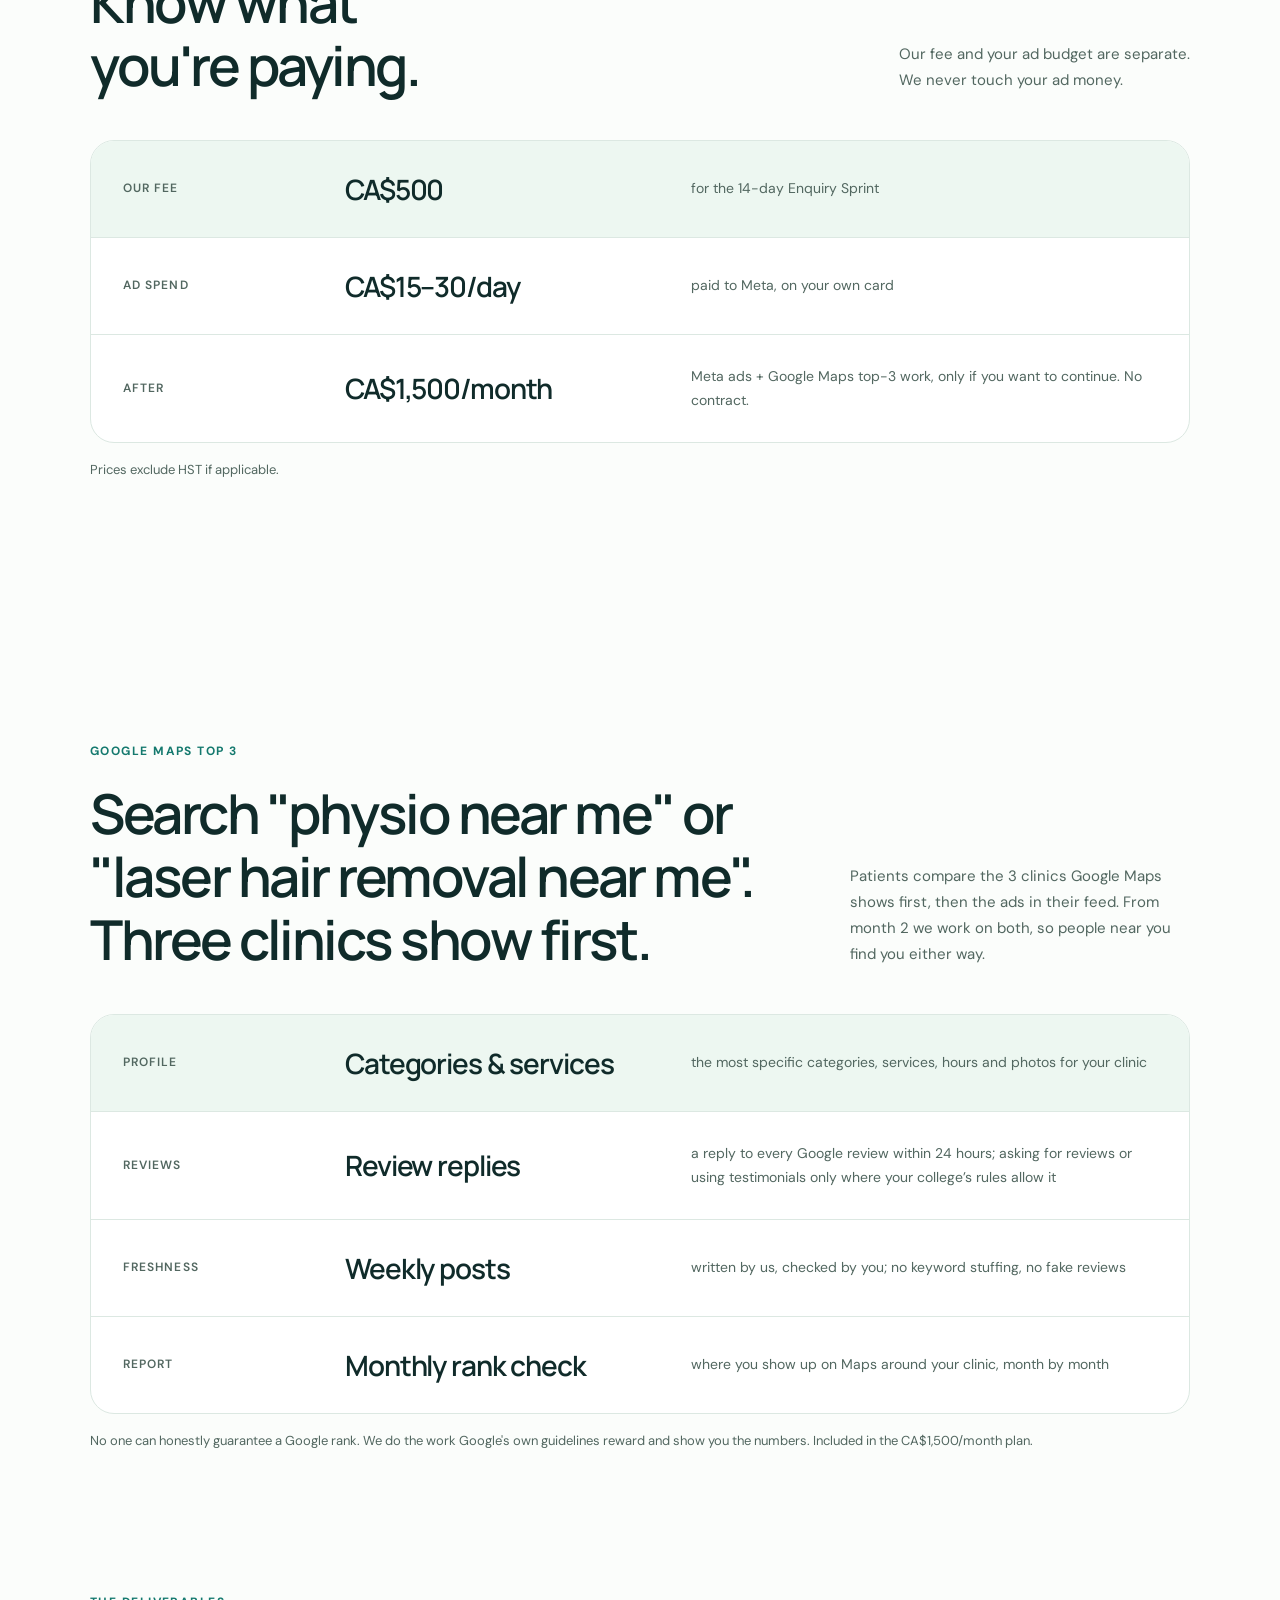
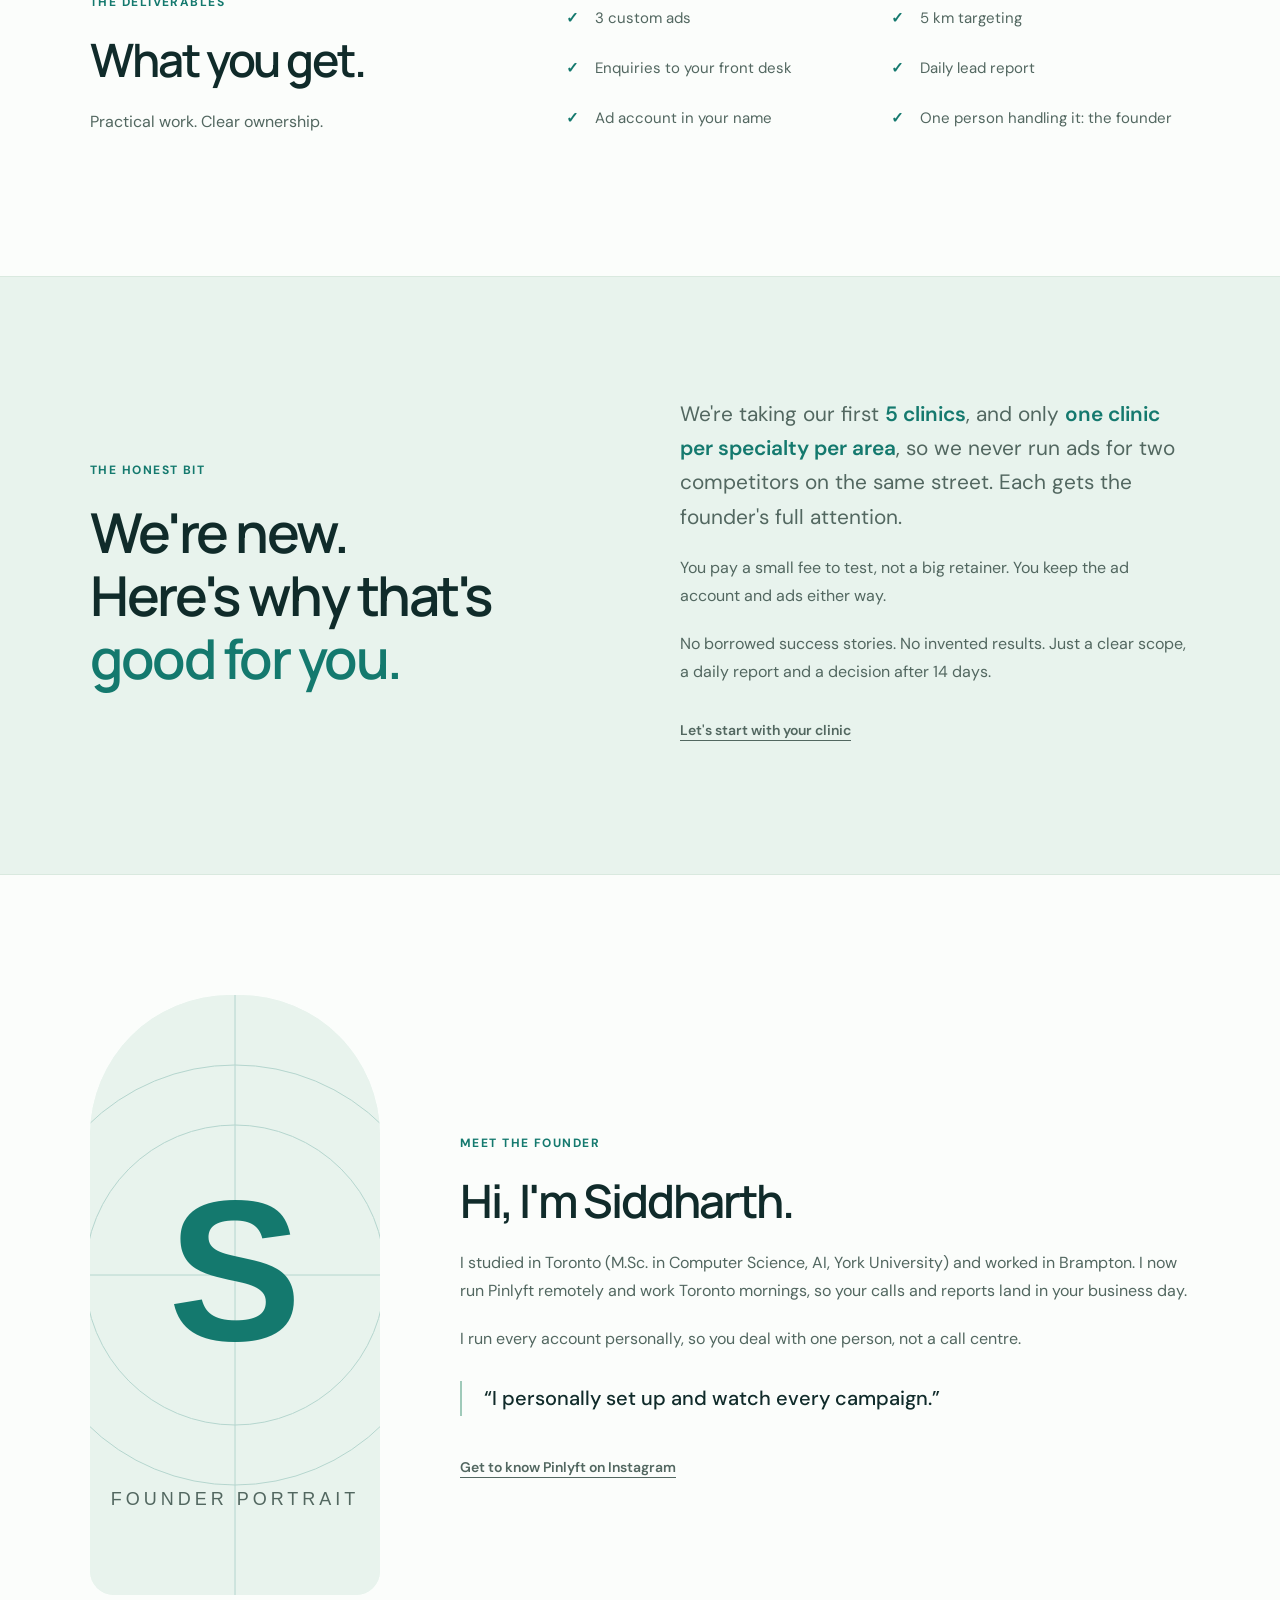
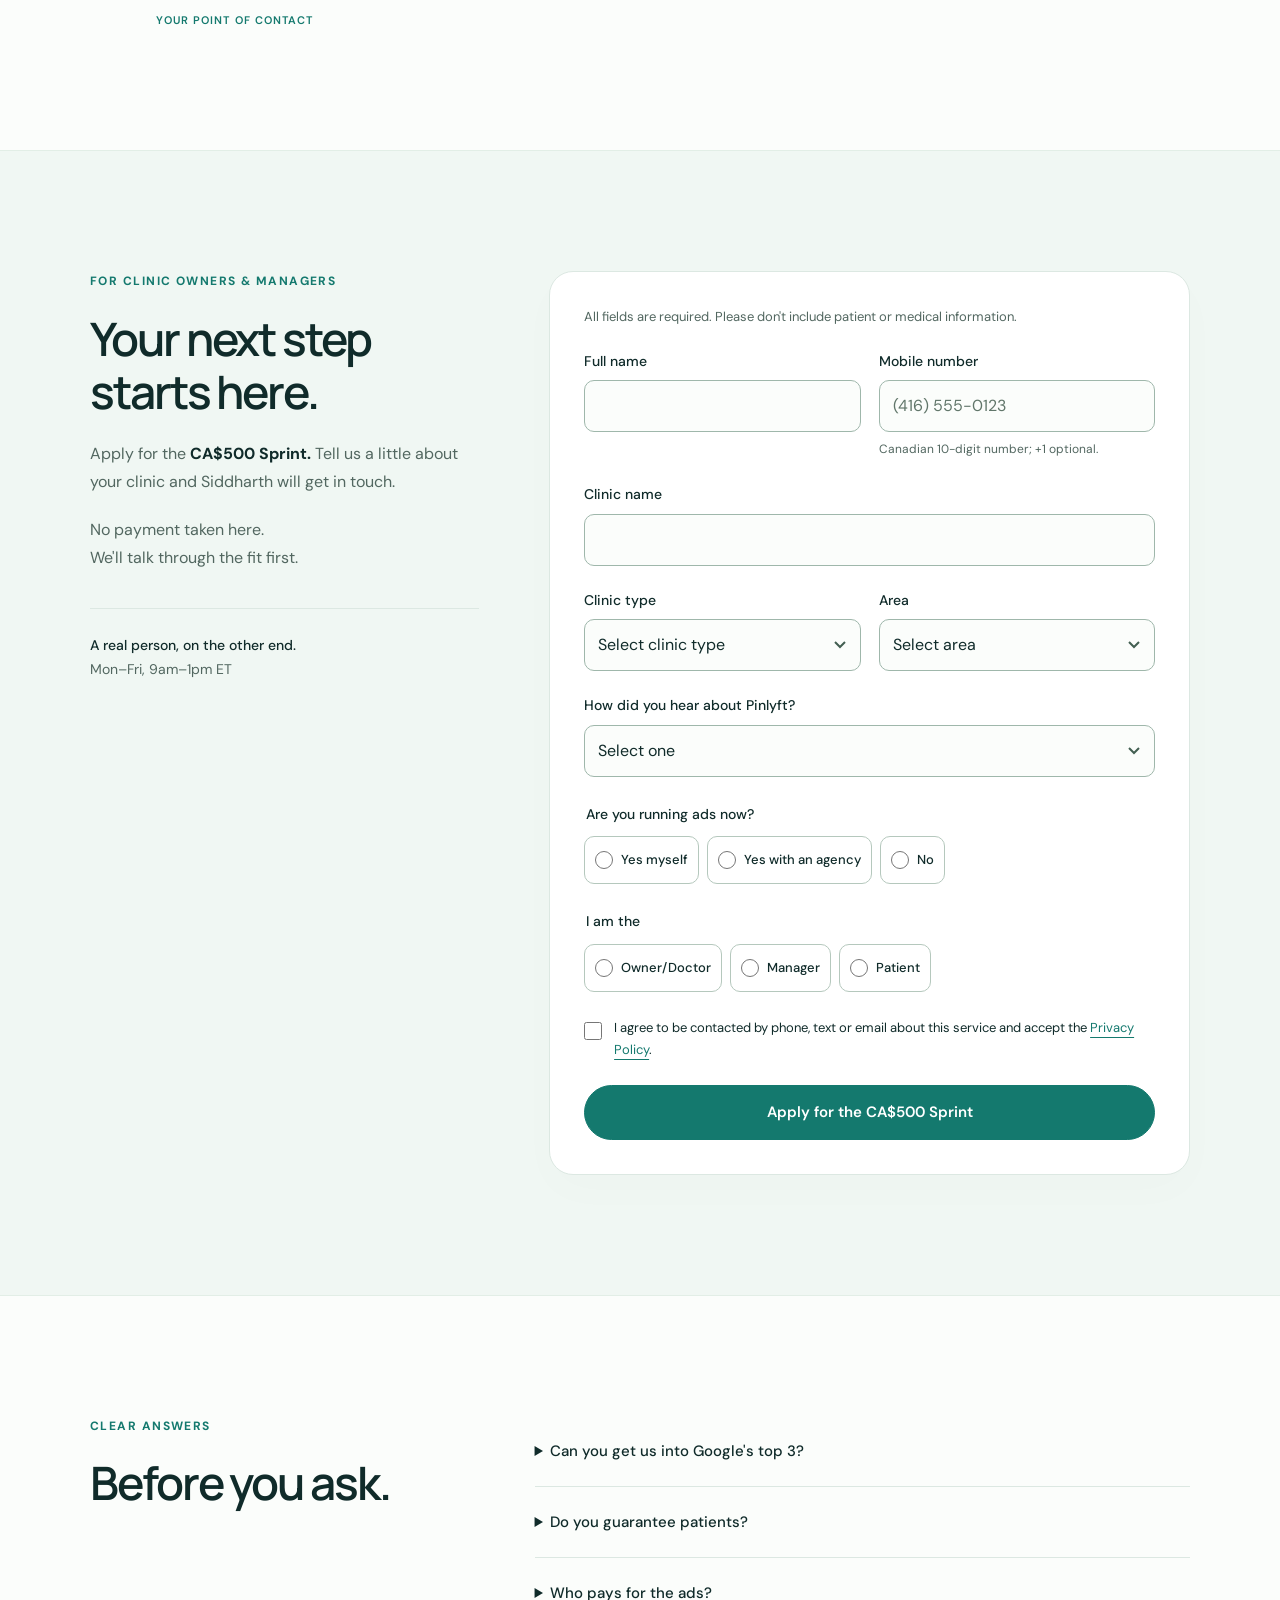
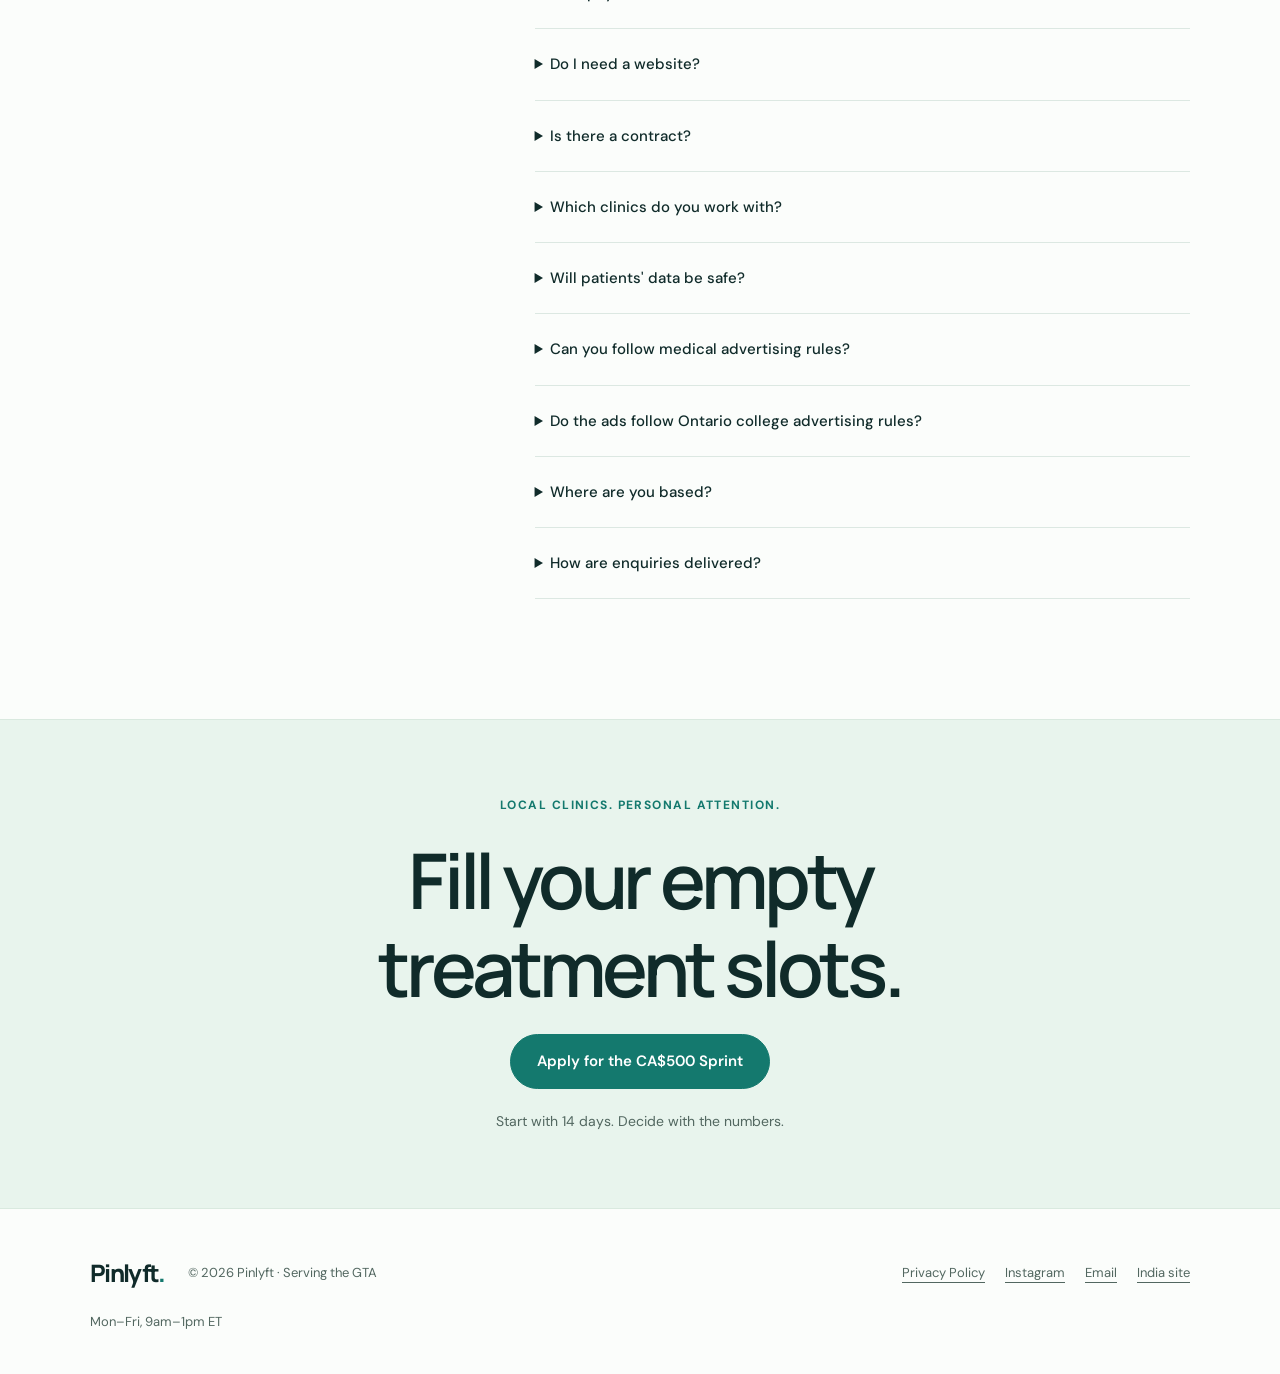
<file: canada/index.html>
<!doctype html>
<html lang="en-CA" data-country="CA">
<head><meta charset="utf-8">
<meta name="viewport" content="width=device-width, initial-scale=1">
<meta name="theme-color" content="#FBFDFB">
<link rel="icon" href="/favicon.svg" type="image/svg+xml">
<link rel="preconnect" href="https://fonts.googleapis.com">
<link rel="preconnect" href="https://fonts.gstatic.com" crossorigin>
<link href="https://fonts.googleapis.com/css2?family=DM+Sans:wght@400;500;600;700&family=Manrope:wght@400;500;600;700;800&display=swap" rel="stylesheet">
<link rel="stylesheet" href="/assets/css/style.css">
<script src="/assets/js/tracking.js?v=20261128b" defer></script>
<script src="/assets/js/main.js?v=20261128b" defer></script>
<title>Pinlyft | Meta Ads &amp; Google Maps for Physio and Aesthetics Clinics in Brampton &amp; Mississauga</title>
<meta name="description" content="Meta ads and Google Maps for physiotherapy and aesthetics clinic owners in Brampton, Mississauga and the west GTA. Try Pinlyft’s CA$500 14-Day Enquiry Sprint. Your ad account. No contract.">
<link rel="canonical" href="https://pinlyft.github.io/canada/">
<meta property="og:type" content="website">
<meta property="og:locale" content="en_CA">
<meta property="og:site_name" content="Pinlyft">
<meta property="og:title" content="Your clinic. More local enquiries. | Pinlyft">
<meta property="og:description" content="For physio &amp; aesthetics clinic owners in Brampton &amp; Mississauga. A CA$500, 14-day Meta ads sprint. Clear costs. Your own ad account.">
<meta property="og:url" content="https://pinlyft.github.io/canada/">
<meta property="og:image" content="https://pinlyft.github.io/assets/img/og.jpg">
<meta property="og:image:width" content="1200">
<meta property="og:image:height" content="630">
<meta property="og:image:alt" content="Pinlyft — Meta ads for clinic owners in the GTA. 14-Day Enquiry Sprint, CA$500 plus ad spend.">
<meta name="twitter:card" content="summary_large_image">
<meta name="twitter:title" content="Pinlyft | More local enquiries for your clinic">
<meta name="twitter:description" content="For physio &amp; aesthetics clinic owners in Brampton &amp; Mississauga. The 14-Day Enquiry Sprint: CA$500 plus ad spend. No contract.">
<meta name="twitter:image" content="https://pinlyft.github.io/assets/img/og.jpg">
<script type="application/ld+json">{"@context":"https://schema.org","@type":"ProfessionalService","name":"Pinlyft","url":"https://pinlyft.github.io/canada/","description":"Facebook and Instagram advertising and Google Maps work for physiotherapy and aesthetics clinics in Brampton, Mississauga and the Greater Toronto Area.","areaServed":[{"@type":"City","name":"Brampton"},{"@type":"City","name":"Mississauga"},{"@type":"City","name":"Toronto"}],"founder":{"@type":"Person","name":"Siddharth"},"sameAs":["https://www.instagram.com/pinlyft"],"priceRange":"CA$500–CA$1,500"}</script>
</head>
<body>
<a class="skip" href="#main">Skip to content</a>
<div class="audience">For physio &amp; aesthetics clinic owners in Brampton &amp; Mississauga</div>
<header class="header"><div class="wrap header-inner"><a class="wordmark" href="/" aria-label="Pinlyft home">Pinlyft<span>.</span></a><nav aria-label="Main navigation"><a href="#how-it-works">How it works</a><a href="#pricing">Pricing</a><a href="#faq">FAQ</a></nav><a class="button small"  href="#apply">Apply now</a></div></header>
<main id="main">
<section class="hero wrap premium-hero">
<div class="hero-copy"><p class="eyebrow">FOR PHYSIO &amp; AESTHETICS CLINIC OWNERS · BRAMPTON &amp; MISSISSAUGA</p><h1>Your clinic.<br><span>Your neighbourhood.</span><br>Your next enquiry.</h1><p class="intro">This page is for clinic owners and practitioners, not patients. We run Facebook &amp; Instagram ads for clinics and send enquiries straight to your front desk.</p><div class="actions"><a class="button" href="#apply">Apply for the CA$500 Sprint</a><a class="text-link" href="#pricing">See exactly what it costs</a></div><p class="fine hero-note">One clinic per specialty per area · Founder-led · No contract.</p></div>
<aside class="sprint-card" aria-label="14-Day Enquiry Sprint offer"><div class="card-top"><span class="eyebrow">THE LOCAL ADVANTAGE</span><span class="pill">GREATER TORONTO</span></div><div class="radius-art" aria-hidden="true"><div class="orbit orbit-one"></div><div class="orbit orbit-two"></div><div class="orbit orbit-three"></div><span class="map-label label-a">YOUR NEIGHBOURHOOD</span><div class="clinic-mark"><svg viewBox="0 0 48 48" fill="none"><path d="M10 42V14h28v28M6 42h36M18 42V30h12v12M24 4v14M17 11h14" stroke="currentColor" stroke-width="3"/><path d="M17 23h3m8 0h3" stroke="currentColor" stroke-width="3"/></svg></div><span class="radius-label">~5 km targeting</span></div><p class="eyebrow">14-DAY ENQUIRY SPRINT</p><p class="offer-price">CA$500<span>one-time agency fee</span></p><ul class="checks"><li>3 ads made for your clinic</li><li>Local targeting within ~5 km</li><li>Enquiries straight to your front desk</li></ul><div class="card-bottom">Ad spend separate · CA$15–30/day</div></aside>
</section>
<section class="math wrap" aria-label="The math"><div><strong>1 new patient<br><span>= often several visits</span></strong><p>Illustrative, not a promised return. Treatment plans and fees vary.</p></div><div><strong>1 empty treatment slot<br><span>= lost forever</span></strong><p>Help more local people discover your clinic.</p></div><div><strong>CA$15–30/day<br><span>ad spend</span></strong><p>Paid to Meta directly. Always on your own card.</p></div></section>
<section class="section wrap reveal"><div class="section-heading"><p class="eyebrow">A LOCAL VISIBILITY PROBLEM</p><h2>Why patients aren't<br>finding you.</h2></div><div class="three-col points"><article><h3>Your area is already online.</h3><p>People around your clinic use Instagram to explore physio, laser, skin and wellness treatments every day.</p></article><article><h3>Referrals only go so far.</h3><p>Many clinics rely on referrals, walk-ins and insurer lists. That can leave empty slots between recommendations.</p></article><article><h3>Show up closer to home.</h3><p>We put your clinic in front of nearby people as they explore their options, making it easier to enquire.</p></article></div></section>
<section id="how-it-works" class="scroll-story" aria-labelledby="story-title">
<div class="wrap story-heading"><p class="eyebrow">SMALL START. CLEAR PROCESS.</p><h2 id="story-title">Four steps.<br><span>A little more clarity.</span></h2><p>From the first conversation to your next decision.<br>One founder with you throughout.</p></div>
<div class="wrap story-grid">
<div class="story-visual" aria-hidden="true" data-scene="0">
<div class="story-caption"><span>THE 14-DAY ENQUIRY SPRINT</span><span class="scene-counter">01 / 04</span></div>
<div class="visual-stage">
<div class="scene scene-call"><div class="conversation"><div class="avatar">S</div><p>Let's start<br>with your clinic.</p><span>Siddharth · Founder, Pinlyft</span><div class="call-details"><span>Your treatments</span><span>Your area</span><span>Your front desk</span></div><div class="call-time">15 minutes. A clear starting point.</div></div></div>
<div class="scene scene-creative"><div class="creative-card creative-back"><span>LASER</span></div><div class="creative-card creative-mid"><span>PHYSIO</span></div><div class="creative-card creative-front"><span>MADE FOR YOUR CLINIC</span><div class="creative-symbol">P<span>.</span></div><strong>Local care.<br>Local attention.</strong><small>Illustrative ad layout</small></div><div class="creative-label">3 custom ads. Your own account.</div></div>
<div class="scene scene-local"><div class="local-ring ring-outer"></div><div class="local-ring ring-middle"></div><div class="local-ring ring-inner"></div><div class="clinic-pin">Your<br>clinic</div><span class="radius-note">~5 km</span><div class="enquiry-note"><span>DIRECT TO YOUR FRONT DESK</span><strong>Enquiries sent to you daily.</strong><small>Daily lead reporting included.</small></div></div>
<div class="scene scene-decision"><div class="decision-sheet"><span>DAY 14 · REVIEW TOGETHER</span><h3>Your numbers.<br>Your next move.</h3><div><small>CONTINUE IF IT WORKS</small><strong>CA$1,500<span>/month</span></strong></div><p>Or walk away.<br>You keep the ads and account.</p><span class="decision-tag">No contract.</span></div></div>
</div><div class="story-track"><span></span></div><p class="story-bottom">Personally managed. Yours from day one.</p>
</div>
<ol class="story-chapters">
<li data-chapter="0"><span class="chapter-index">01 / DAY 1</span><h3>First,<br> we listen.</h3><p>A 15-minute call about your clinic, treatments and area. We start with what matters to your business.</p></li>
<li data-chapter="1"><span class="chapter-index">02 / DAY 2–3</span><h3>Then,<br> make it yours.</h3><p>We make 3 ads specifically for your clinic and set up your Meta ad account. You own everything.</p></li>
<li data-chapter="2"><span class="chapter-index">03 / DAY 3–14</span><h3>Go local.<br> Stay in the loop.</h3><p>Ads run within ~5 km of your clinic. Enquiries go to your front desk by email or text, and you get a daily lead report.</p></li>
<li data-chapter="3"><span class="chapter-index">04 / DAY 14</span><h3>Decide with<br> the numbers.</h3><p>We review results together. Continue at CA$1,500/month if it works for you, or walk away. No contract.</p></li>
</ol>
</div><p class="fine wrap story-disclaimer">Launch timing depends on account access and Meta approval. Location targeting is approximate, subject to Meta's settings. Illustrations show the process, not campaign results.</p>
</section>
<section id="pricing" class="section wrap reveal"><div class="section-heading split"><div><p class="eyebrow">NO HIDDEN MATH</p><h2>Know what<br>you're paying.</h2></div><p>Our fee and your ad budget are separate.<br>We never touch your ad money.</p></div><div class="pricing-table" role="table" aria-label="Sprint and ongoing pricing"><div class="price-row" role="row"><span role="rowheader">OUR FEE</span><strong role="cell">CA$500</strong><span role="cell">for the 14-day Enquiry Sprint</span></div><div class="price-row" role="row"><span role="rowheader">AD SPEND</span><strong role="cell">CA$15–30/day</strong><span role="cell">paid to Meta, on your own card</span></div><div class="price-row" role="row"><span role="rowheader">AFTER</span><strong role="cell">CA$1,500/month</strong><span role="cell">Meta ads + Google Maps top-3 work, only if you want to continue. No contract.</span></div></div><p class="fine">Prices exclude HST if applicable.</p></section>
<section id="google-maps" class="section wrap reveal"><div class="section-heading split"><div><p class="eyebrow">GOOGLE MAPS TOP 3</p><h2>Search "physio near me" or "laser hair removal near me".<br>Three clinics show first.</h2></div><p>Patients compare the 3 clinics Google Maps shows first, then the ads in their feed. From month 2 we work on both, so people near you find you either way.</p></div><div class="pricing-table" role="table" aria-label="Google Maps top-3 work"><div class="price-row" role="row"><span role="rowheader">PROFILE</span><strong role="cell">Categories &amp; services</strong><span role="cell">the most specific categories, services, hours and photos for your clinic</span></div><div class="price-row" role="row"><span role="rowheader">REVIEWS</span><strong role="cell">Review replies</strong><span role="cell">a reply to every Google review within 24 hours; asking for reviews or using testimonials only where your college&#8217;s rules allow it</span></div><div class="price-row" role="row"><span role="rowheader">FRESHNESS</span><strong role="cell">Weekly posts</strong><span role="cell">written by us, checked by you; no keyword stuffing, no fake reviews</span></div><div class="price-row" role="row"><span role="rowheader">REPORT</span><strong role="cell">Monthly rank check</strong><span role="cell">where you show up on Maps around your clinic, month by month</span></div></div><p class="fine">No one can honestly guarantee a Google rank. We do the work Google's own guidelines reward and show you the numbers. Included in the CA$1,500/month plan.</p></section>
<section class="section wrap included reveal"><div><p class="eyebrow">THE DELIVERABLES</p><h2>What you get.</h2><p>Practical work. Clear ownership.</p></div><ul class="checks checklist"><li>3 custom ads</li><li>5 km targeting</li><li>Enquiries to your front desk</li><li>Daily lead report</li><li>Ad account in your name</li><li>One person handling it: the founder</li></ul></section>
<section class="honest section reveal"><div class="wrap honest-inner"><div><p class="eyebrow">THE HONEST BIT</p><h2>We're new.<br>Here's why that's<br><span>good for you.</span></h2></div><div><p class="large-copy">We're taking our first <strong>5 clinics</strong>, and only <strong>one clinic per specialty per area</strong>, so we never run ads for two competitors on the same street. Each gets the founder's full attention.</p><p>You pay a small fee to test, not a big retainer. You keep the ad account and ads either way.</p><p>No borrowed success stories. No invented results. Just a clear scope, a daily report and a decision after 14 days.</p><a class="text-link" href="#apply">Let's start with your clinic</a></div></div></section>
<section class="section wrap founder reveal"><div class="founder-photo"><img src="/assets/img/founder-placeholder.svg" data-founder-photo alt="S monogram placeholder for Siddharth's portrait" width="600" height="600" loading="lazy"><span>YOUR POINT OF CONTACT</span></div><div><p class="eyebrow">MEET THE FOUNDER</p><h2>Hi, I'm Siddharth.</h2><p>I studied in Toronto (M.Sc. in Computer Science, AI, York University) and worked in Brampton. I now run Pinlyft remotely and work Toronto mornings, so your calls and reports land in your business day.</p><p>I run every account personally, so you deal with one person, not a call centre.</p><blockquote>“I personally set up and watch every campaign.”</blockquote><a class="text-link" href="https://www.instagram.com/pinlyft" target="_blank" rel="noopener noreferrer">Get to know Pinlyft on Instagram</a></div></section>
<section id="apply" class="section section-tint"><div class="wrap apply-layout"><div class="apply-copy"><p class="eyebrow">FOR CLINIC OWNERS &amp; MANAGERS</p><h2>Your next step<br>starts here.</h2><p>Apply for the <strong>CA$500 Sprint.</strong> Tell us a little about your clinic and Siddharth will get in touch.</p><p>No payment taken here.<br>We'll talk through the fit first.</p><div class="working-hours"><strong>A real person, on the other end.</strong><p>Mon–Fri, 9am–1pm ET</p></div></div><form id="application-form" class="application" method="post"><noscript><p class="notice">Please enable JavaScript to submit this form or visit <a href="https://www.instagram.com/pinlyft">Pinlyft on Instagram</a>.</p></noscript><p class="fine">All fields are required. Please don't include patient or medical information.</p><div class="form-grid"><div class="field"><label for="full-name">Full name</label><input id="full-name" name="name" autocomplete="name" required maxlength="100"></div><div class="field"><label for="phone">Mobile number</label><input id="phone" name="phone" type="tel" inputmode="tel" autocomplete="tel" placeholder="(416) 555-0123" aria-describedby="phone-hint" required maxlength="20"><small id="phone-hint">Canadian 10-digit number; +1 optional.</small></div><div class="field full"><label for="clinic">Clinic name</label><input id="clinic" name="clinic_name" autocomplete="organization" required maxlength="160"></div><div class="field"><label for="clinic-type">Clinic type</label><select id="clinic-type" name="clinic_type" required><option value="">Select clinic type</option><option>Physiotherapy</option><option>Aesthetics / med spa</option><option>Laser &amp; skin</option><option>Multidisciplinary / rehab</option><option>Chiropractic</option><option>Dental</option><option>Other</option></select></div><div class="field"><label for="area">Area</label><select id="area" name="city" required><option value="">Select area</option><option>Brampton</option><option>Mississauga</option><option>Etobicoke / Toronto</option><option>Oakville / Milton</option><option>Other</option></select></div><div class="field full"><label for="heard-from">How did you hear about Pinlyft?</label><select id="heard-from" name="heard_from" required><option value="">Select one</option><option>Instagram or Facebook ad</option><option>Instagram profile or post</option><option>Message from Pinlyft</option><option>Google search</option><option>Google Maps</option><option>ChatGPT or another AI assistant</option><option>Friend or colleague</option><option>Other</option></select></div></div><fieldset><legend>Are you running ads now?</legend><div class="choices"><label><input type="radio" name="running_ads" value="Yes myself" required>Yes myself</label><label><input type="radio" name="running_ads" value="Yes with an agency">Yes with an agency</label><label><input type="radio" name="running_ads" value="No">No</label></div></fieldset><fieldset aria-describedby="patient-message"><legend>I am the</legend><div class="choices"><label><input type="radio" name="role" value="Owner/Doctor" required>Owner/Doctor</label><label><input type="radio" name="role" value="Manager">Manager</label><label><input type="radio" name="role" value="Patient">Patient</label></div><p id="patient-message" class="notice" role="status" hidden>This form is for clinic owners. Please contact your clinic directly.</p></fieldset><div class="honeypot" aria-hidden="true"><label for="website">Leave this field empty</label><input id="website" name="_gotcha" tabindex="-1" autocomplete="off"></div><label class="consent"><input type="checkbox" name="consent" value="Agreed to phone/text/email contact and Privacy Policy" required><span>I agree to be contacted by phone, text or email about this service and accept the <a href="/privacy.html" target="_blank" rel="noopener">Privacy Policy</a>.</span></label><button id="submit-application" class="button" type="submit" disabled>Apply for the CA$500 Sprint</button><div id="form-feedback" role="status" aria-live="polite" tabindex="-1" hidden><p id="form-message"></p><a class="button secondary" id="form-whatsapp" href="mailto:pinlyft.agency@gmail.com?subject=14-Day%20Enquiry%20Sprint%20(Canada)">Or email us</a></div></form></div></section>
<section id="faq" class="section wrap faq reveal"><div><p class="eyebrow">CLEAR ANSWERS</p><h2>Before you ask.</h2></div><div class="faq-list"><details><summary>Can you get us into Google's top 3?</summary><p>We can't promise a rank; anyone who does is guessing. From month 2 we work on what Google rewards: the right categories, replies to every review, weekly posts and photos, and consistent listings. You see where you rank around your clinic every month.</p></details><details><summary>Do you guarantee patients?</summary><p>No. Nobody honest can. We commit to the work: 3 ads, setup, daily reports and full transparency on numbers. Enquiries, bookings and revenue depend on several factors, including your offer and follow-up.</p></details><details><summary>Who pays for the ads?</summary><p>You pay Meta directly on your own card, CA$15–30/day. We never handle your ad money.</p></details><details><summary>Do I need a website?</summary><p>No. Enquiries come through an Instagram/Facebook form and are sent to your front desk.</p></details><details><summary>Is there a contract?</summary><p>No. After 14 days you decide.</p></details><details><summary>Which clinics do you work with?</summary><p>Physiotherapy and aesthetics clinics (laser, skin, med spa), starting with Brampton and Mississauga, then the wider GTA. We still talk to other clinic types case by case.</p></details><details><summary>Will patients' data be safe?</summary><p>We limit access to you, us and the service providers needed to deliver enquiries. No system is risk-free. Each clinic's patient lead form needs its own privacy notice; see our <a href="/privacy.html#clinic-campaigns">Privacy Policy</a> for how these differ.</p></details><details><summary>Can you follow medical advertising rules?</summary><p>Yes. We avoid misleading claims and before/after promises, and follow Meta's health ad policies. We check creative with you before launch; professional and treatment-specific restrictions may also apply.</p></details><details><summary>Do the ads follow Ontario college advertising rules?</summary><p>Yes. We follow your regulator&#8217;s rules, for example the College of Physiotherapists of Ontario, or the CPSO for physician-led clinics. The ads stay factual: no superiority terms like “best” or “state of the art”, no unverifiable claims, nothing that plays on fear, and testimonials or review requests only where your college allows them. You approve every ad before it runs.</p></details><details><summary>Where are you based?</summary><p>Siddharth runs Pinlyft remotely and works Toronto mornings, Mon–Fri 9am–1pm ET. Your ads run on your own Meta ad account in your name, so you see every dollar in real time.</p></details><details><summary>How are enquiries delivered?</summary><p>Each enquiry (name, phone, treatment interest) is sent to your front desk by email or text the same day, plus a daily summary. Calling back within an hour makes the biggest difference.</p></details></div></section>
<section class="final-cta"><div class="wrap"><p class="eyebrow">LOCAL CLINICS. PERSONAL ATTENTION.</p><h2>Fill your empty<br>treatment slots.</h2><a class="button" href="#apply">Apply for the CA$500 Sprint</a><p>Start with 14 days. Decide with the numbers.</p></div></section>
</main><footer class="footer wrap"><a class="wordmark" href="/">Pinlyft<span>.</span></a><p>© <span data-year>2026</span> Pinlyft · Serving the GTA</p><nav aria-label="Footer"><a href="/privacy.html">Privacy Policy</a><a href="https://www.instagram.com/pinlyft" target="_blank" rel="noopener noreferrer">Instagram</a><a href="mailto:pinlyft.agency@gmail.com">Email</a><a href="/">India site</a></nav><p class="fine">Mon–Fri, 9am–1pm ET</p></footer>
<div id="contact-help" class="contact-help wrap" role="status" hidden></div>
<a class="floating-wa button" href="#apply">Apply now</a>
</body></html>
</file>
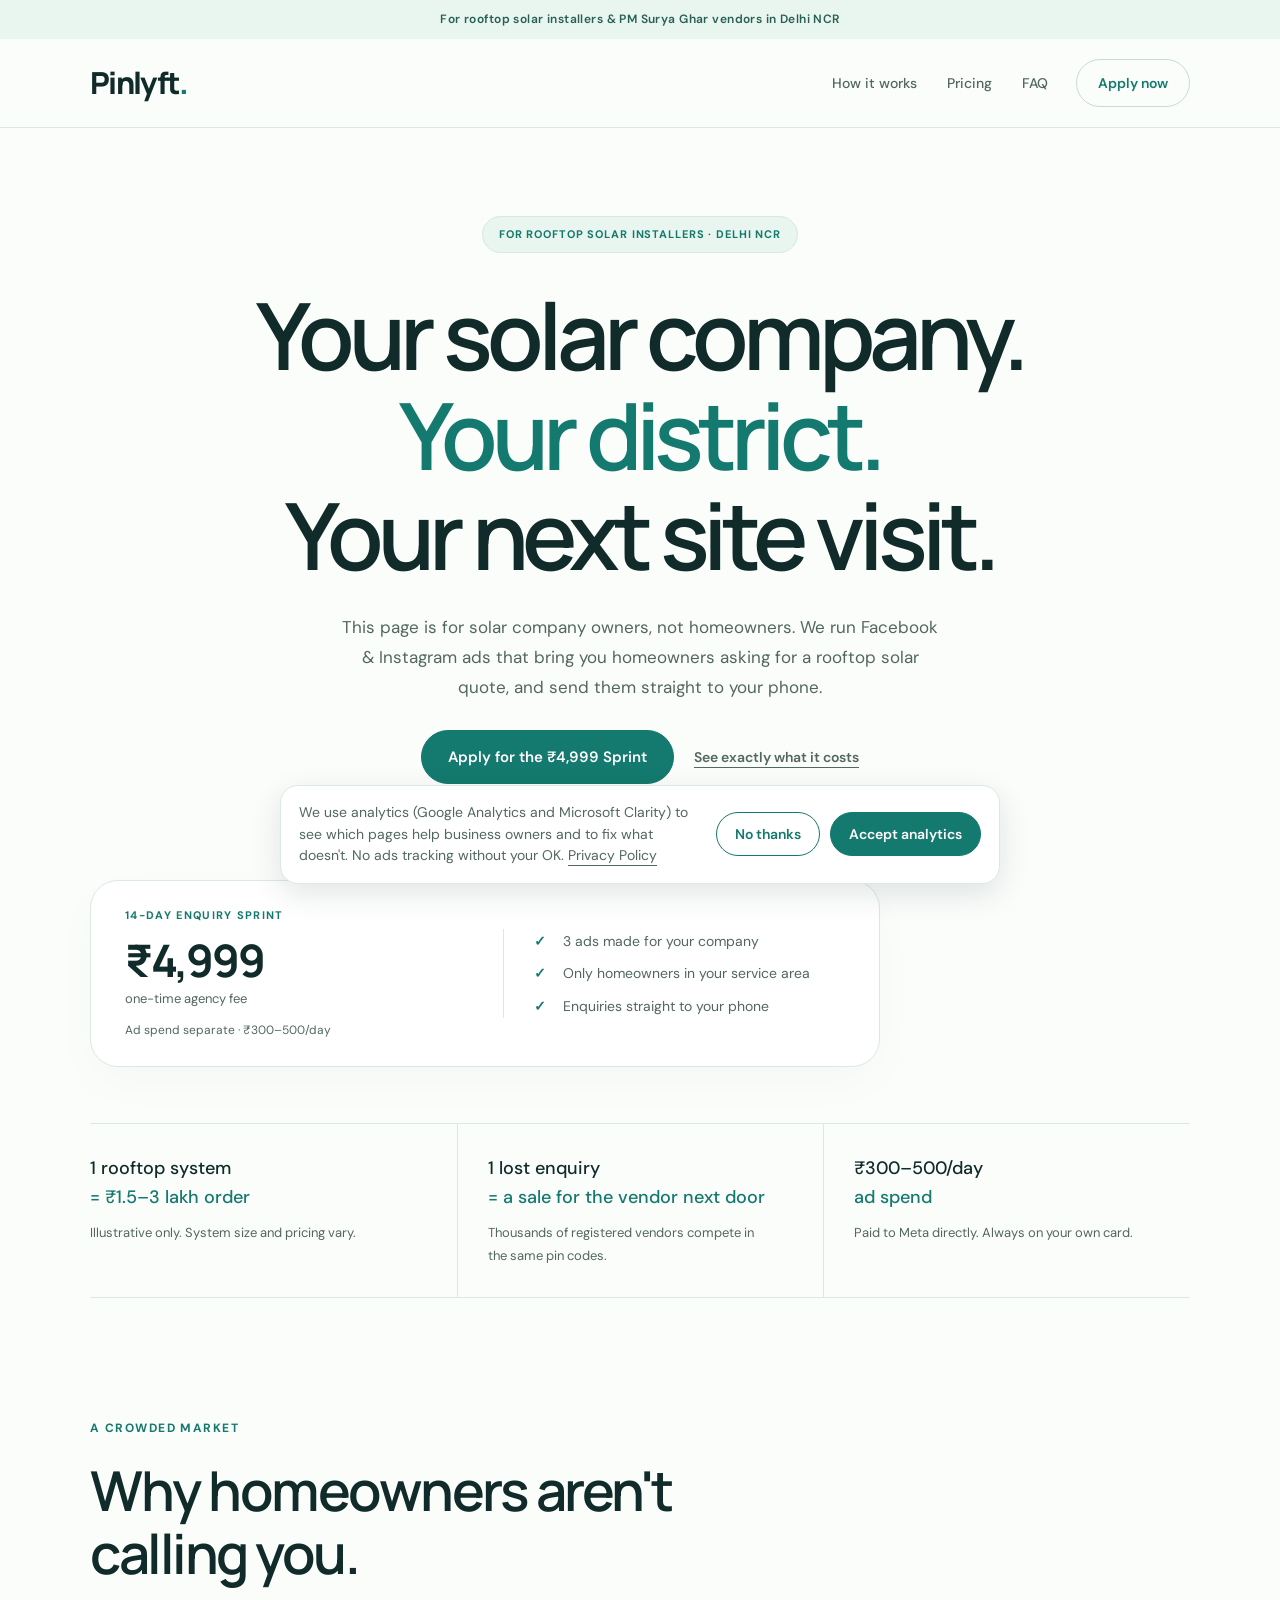
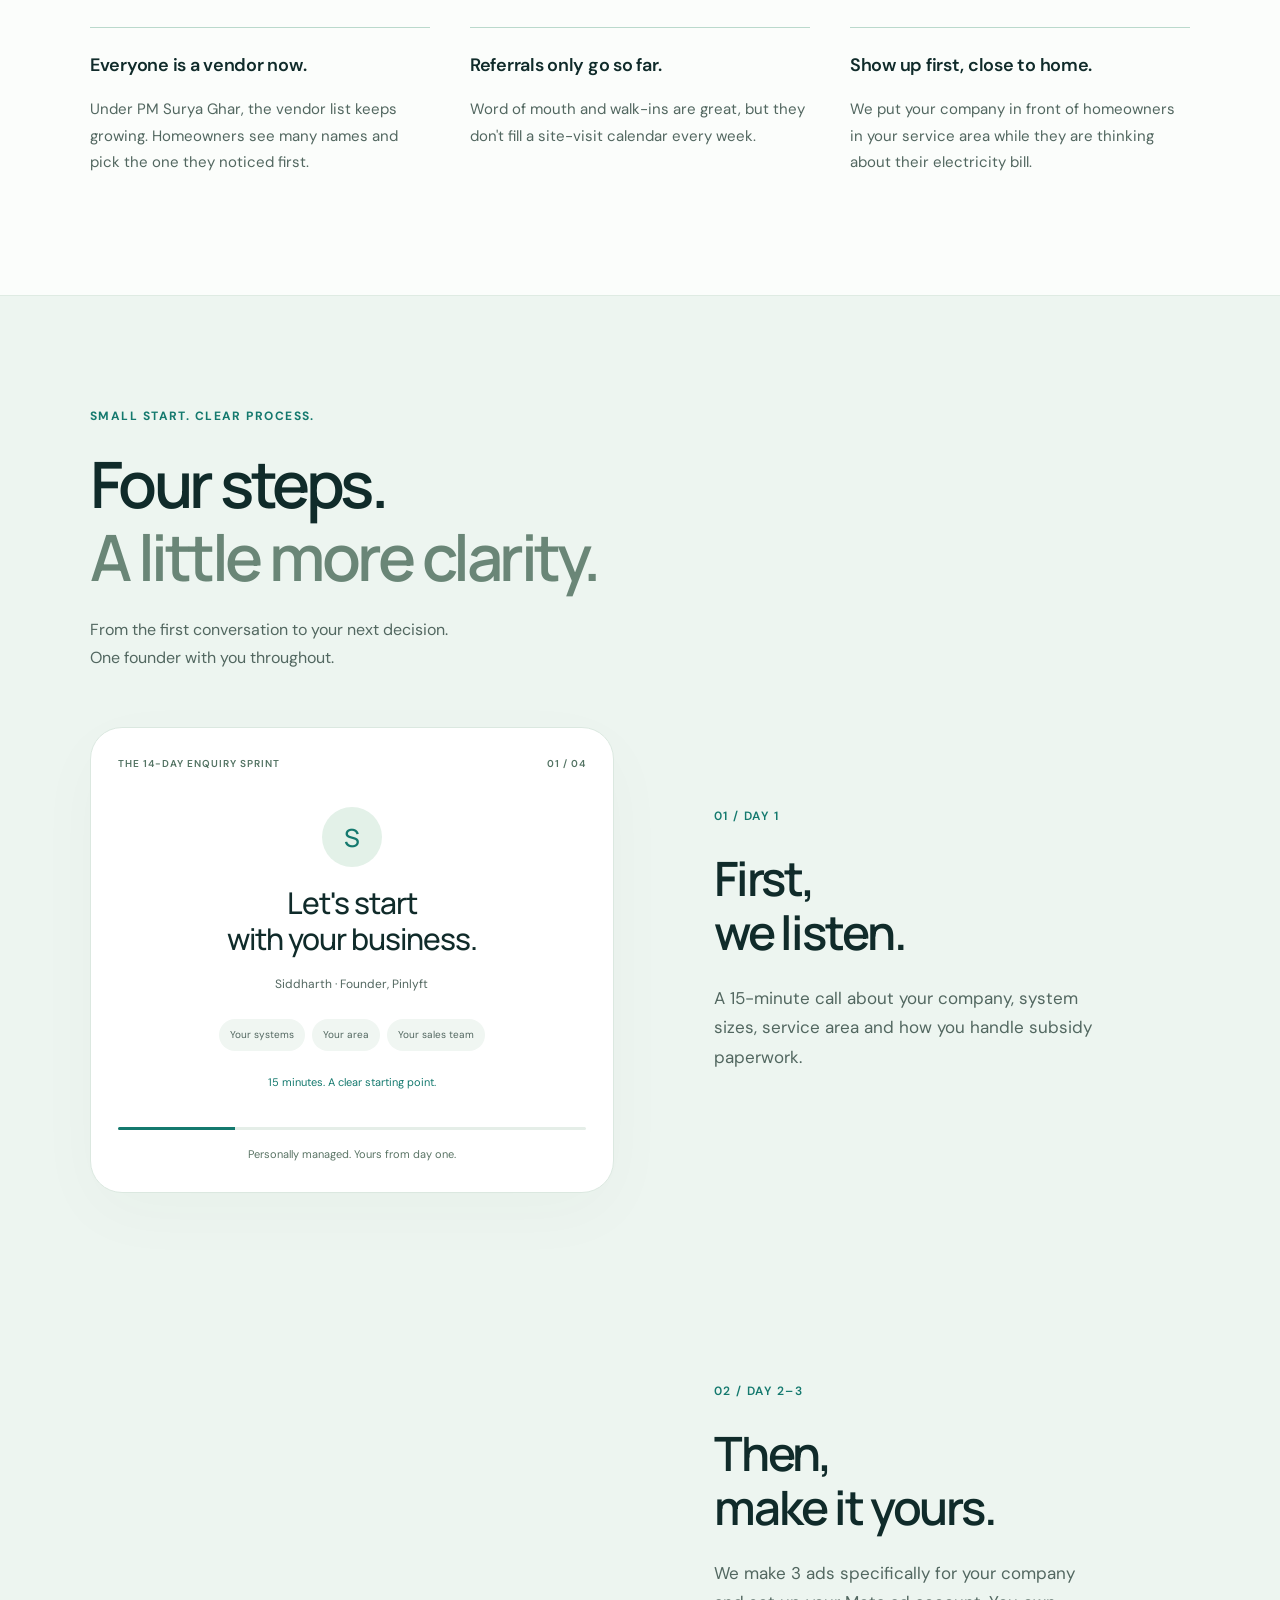
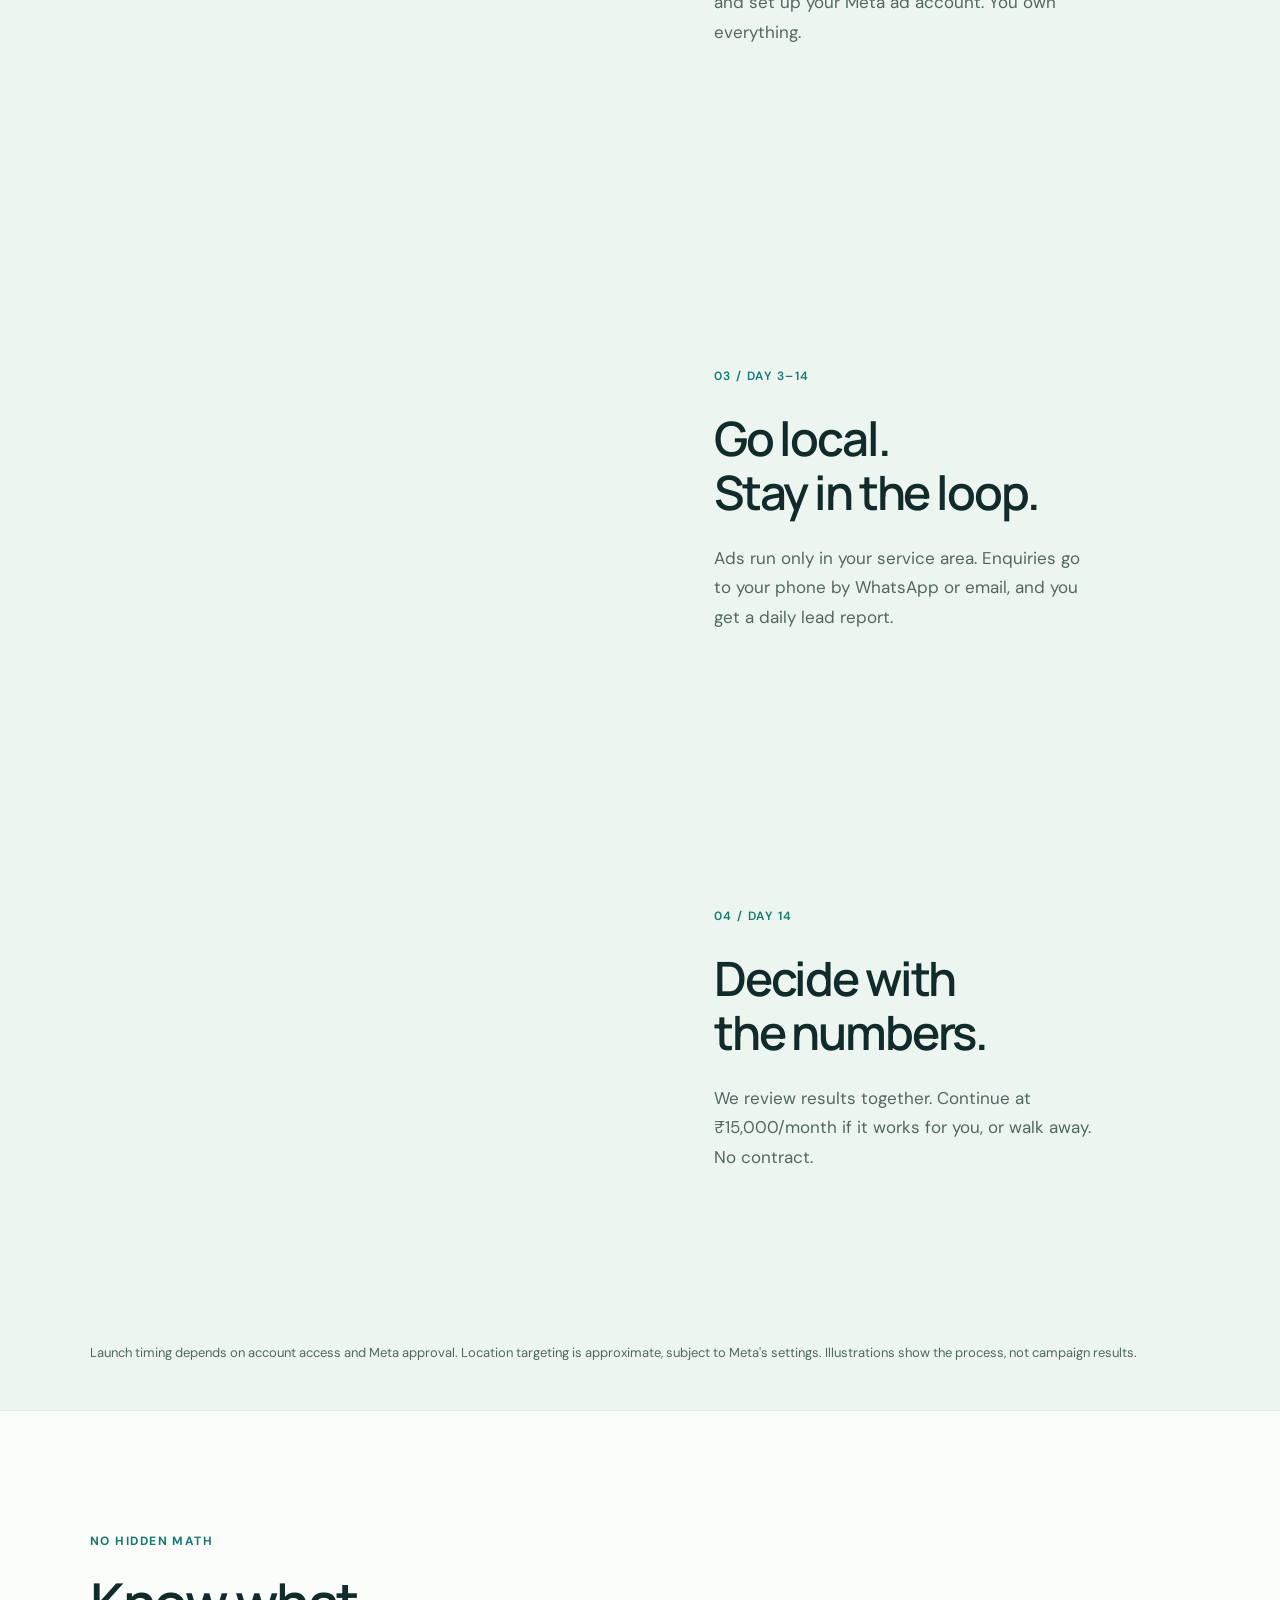
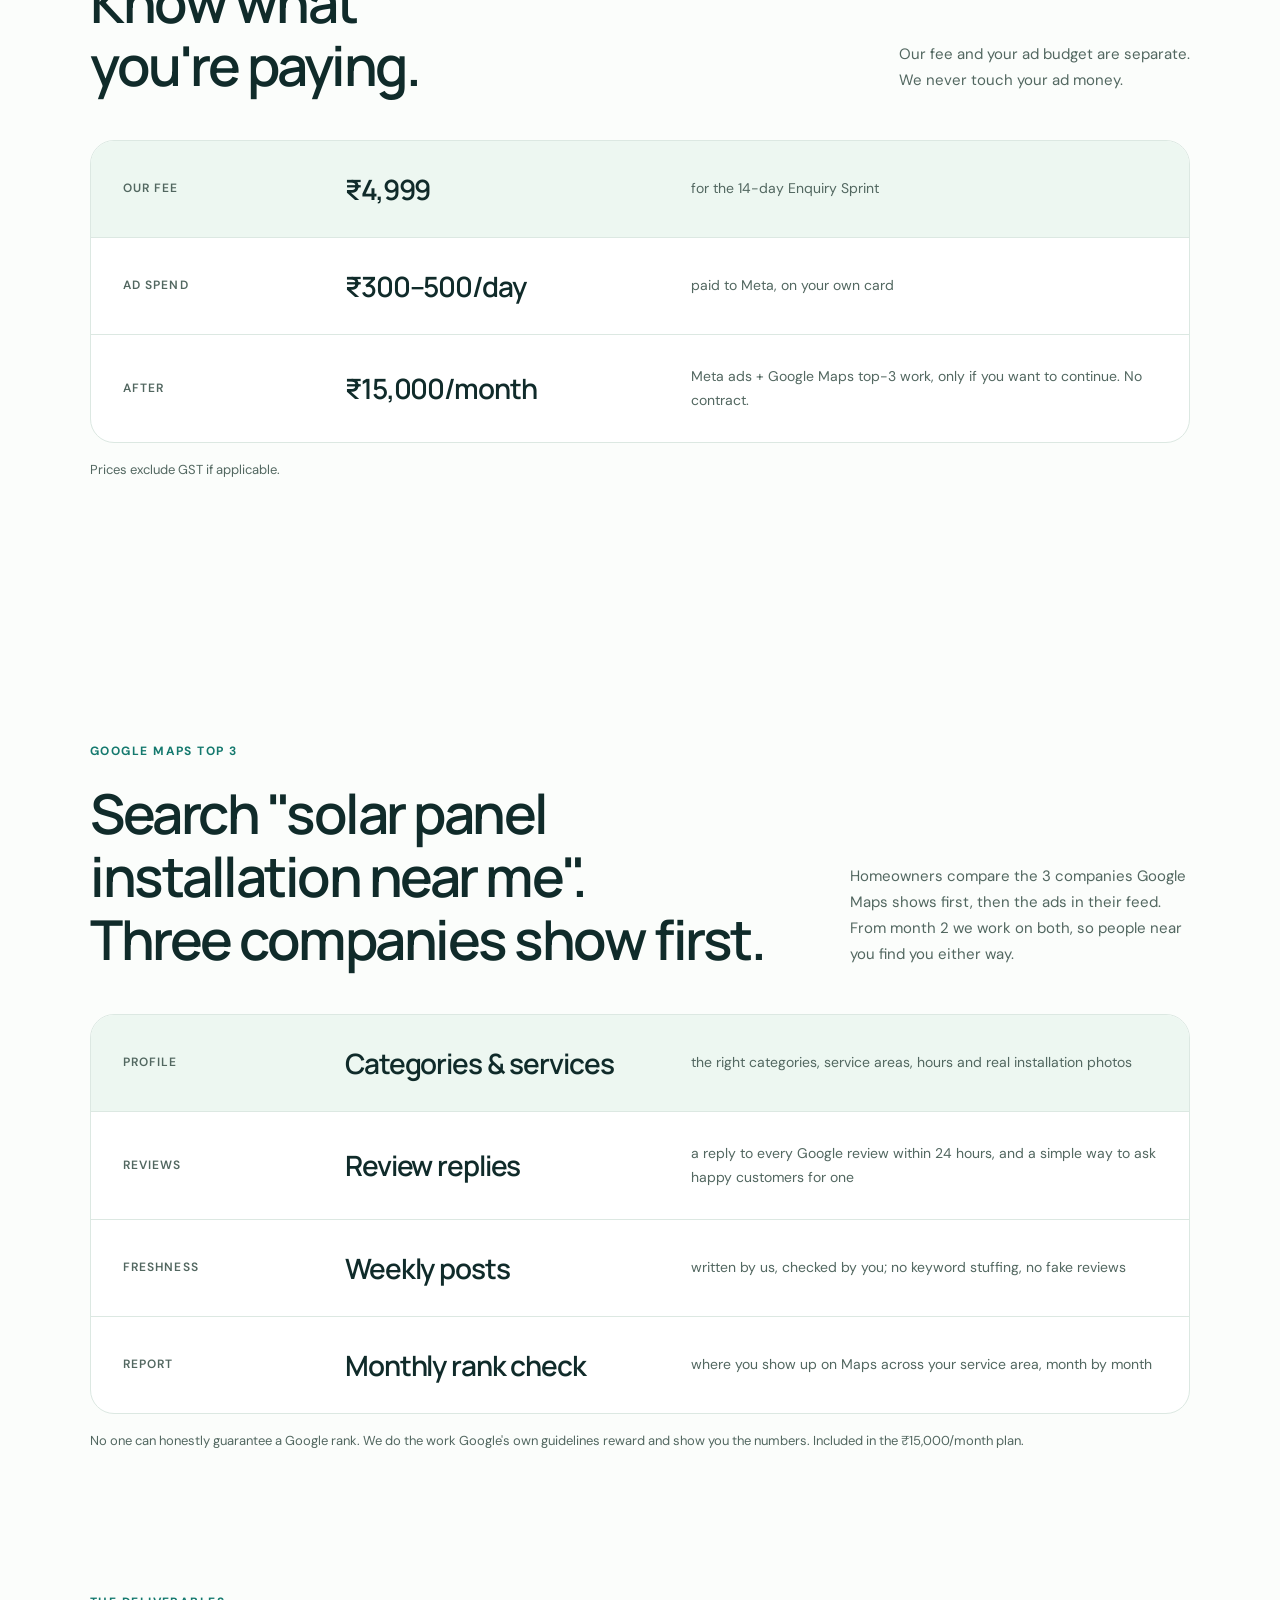
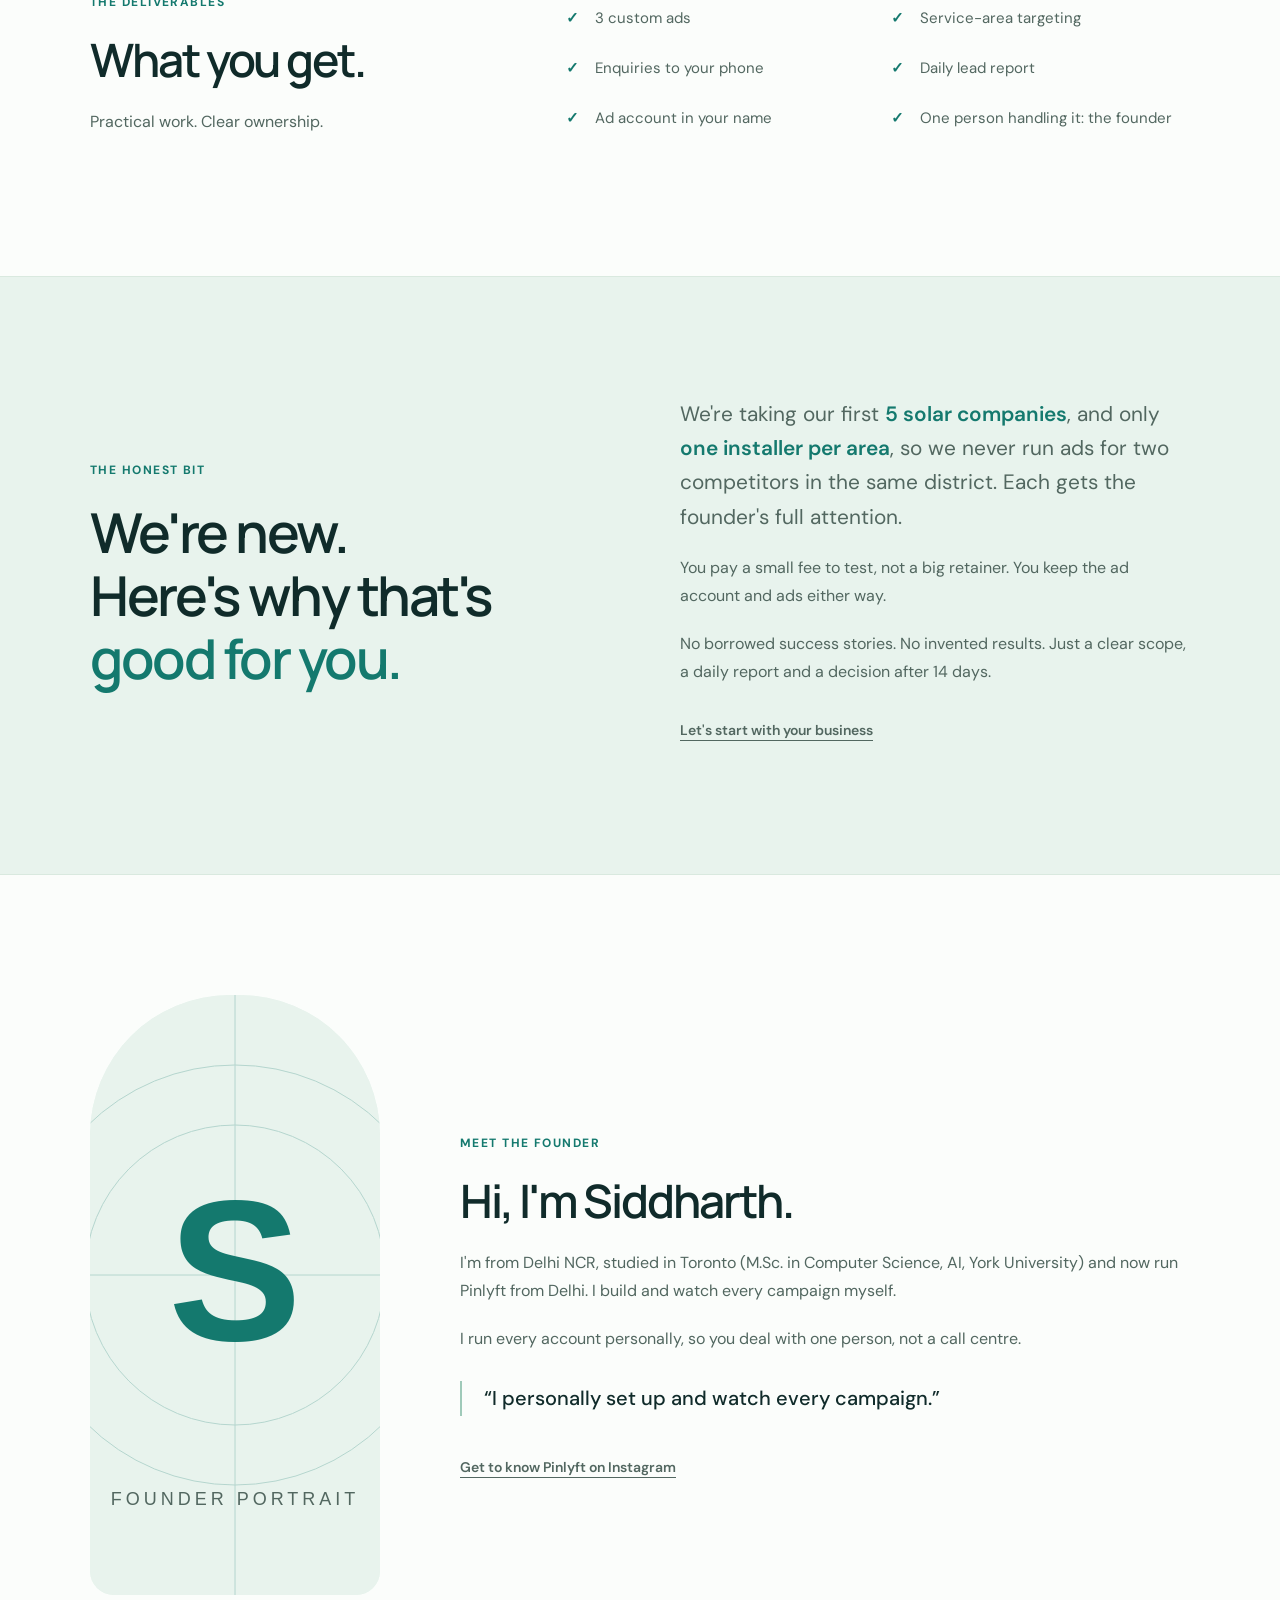
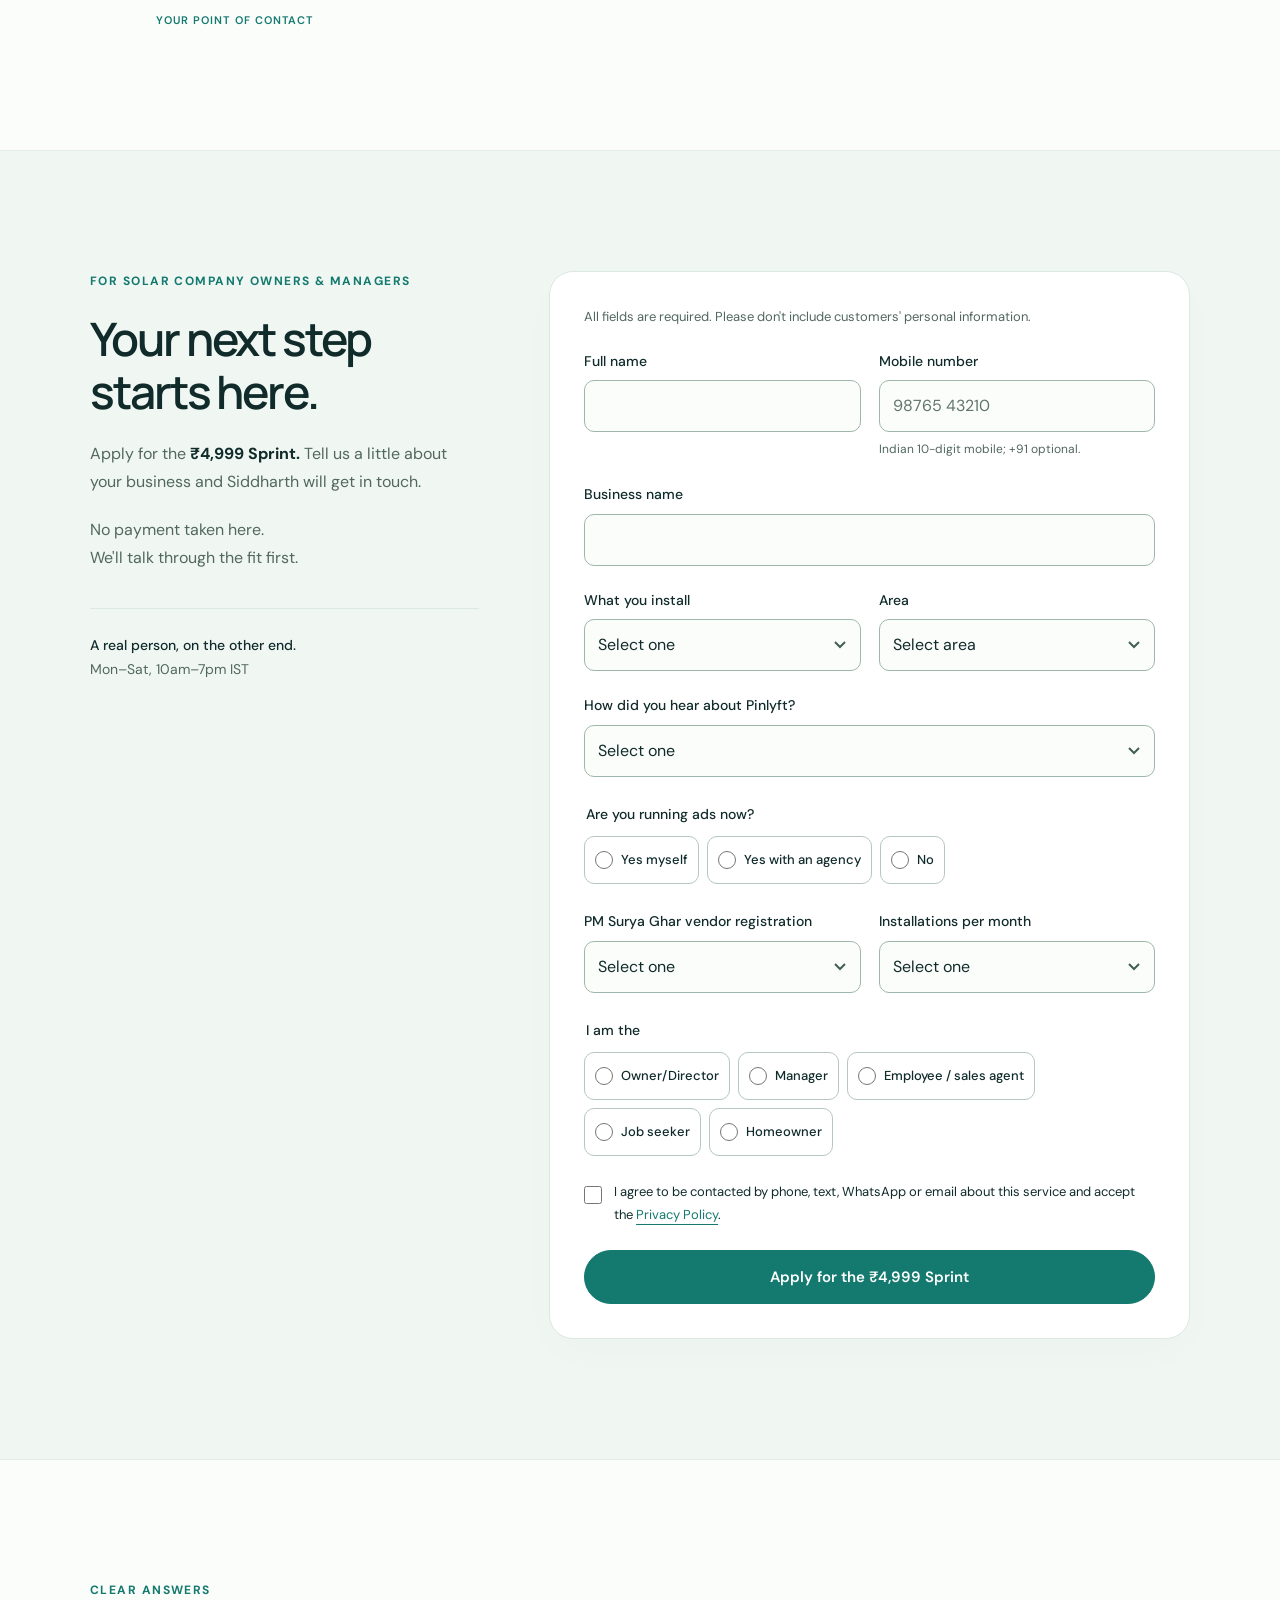
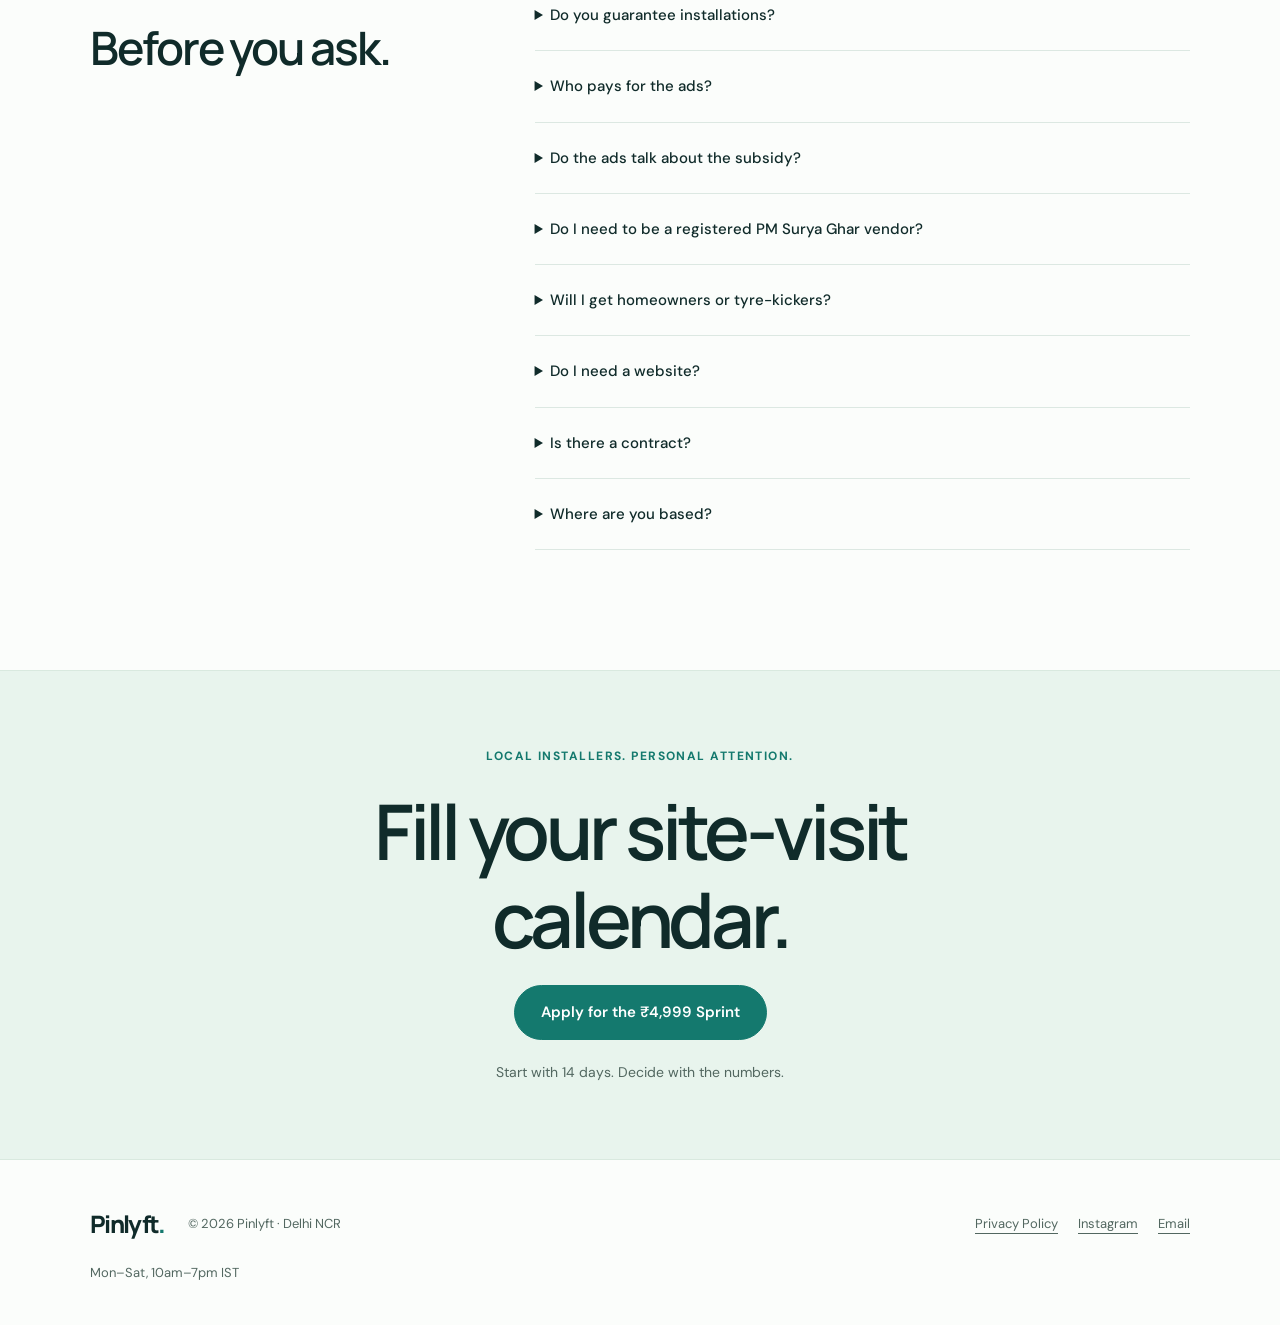
<file: solar/index.html>
<!doctype html>
<html lang="en-IN" data-niche="solar">
<head><meta charset="utf-8">
<meta name="viewport" content="width=device-width, initial-scale=1">
<meta name="theme-color" content="#FBFDFB">
<link rel="icon" href="/favicon.svg" type="image/svg+xml">
<link rel="preconnect" href="https://fonts.googleapis.com">
<link rel="preconnect" href="https://fonts.gstatic.com" crossorigin>
<link href="https://fonts.googleapis.com/css2?family=DM+Sans:wght@400;500;600;700&family=Manrope:wght@400;500;600;700;800&display=swap" rel="stylesheet">
<link rel="stylesheet" href="/assets/css/style.css">
<script src="/assets/js/tracking.js?v=20261128b" defer></script>
<script src="/assets/js/main.js?v=20261128b" defer></script>
<title>Pinlyft | Facebook &amp; Instagram Ads for Rooftop Solar Installers in Delhi NCR</title>
<meta name="description" content="Meta ads and Google Maps for rooftop solar installers and PM Surya Ghar vendors in Delhi NCR. Try Pinlyft’s ₹4,999 14-Day Enquiry Sprint. Your ad account. No contract.">
<link rel="canonical" href="https://pinlyft.github.io/solar/">
<meta property="og:type" content="website">
<meta property="og:locale" content="en_IN">
<meta property="og:site_name" content="Pinlyft">
<meta property="og:title" content="More rooftop solar enquiries for your company | Pinlyft">
<meta property="og:description" content="Meta ads and Google Maps for rooftop solar installers and PM Surya Ghar vendors in Delhi NCR. Try Pinlyft’s ₹4,999 14-Day Enquiry Sprint. Your ad account. No contract.">
<meta property="og:url" content="https://pinlyft.github.io/solar/">
<meta property="og:image" content="https://pinlyft.github.io/assets/img/og.jpg">
<meta name="twitter:card" content="summary_large_image">
<meta name="twitter:title" content="More rooftop solar enquiries for your company | Pinlyft">
<meta name="twitter:description" content="Meta ads and Google Maps for rooftop solar installers and PM Surya Ghar vendors in Delhi NCR. Try Pinlyft’s ₹4,999 14-Day Enquiry Sprint. Your ad account. No contract.">
<meta name="twitter:image" content="https://pinlyft.github.io/assets/img/og.jpg">
<script type="application/ld+json">{"@context":"https://schema.org","@type":"ProfessionalService","name":"Pinlyft","url":"https://pinlyft.github.io/solar/","description":"Facebook and Instagram advertising and Google Maps work for rooftop solar installers in Delhi NCR.","areaServed":[{"@type":"City","name":"Delhi"},{"@type":"City","name":"Gurugram"},{"@type":"City","name":"Noida"},{"@type":"City","name":"Ghaziabad"},{"@type":"City","name":"Faridabad"}],"founder":{"@type":"Person","name":"Siddharth"},"sameAs":["https://www.instagram.com/pinlyft"],"priceRange":"₹4,999–₹15,000"}</script>
</head>
<body>
<a class="skip" href="#main">Skip to content</a>
<div class="audience">For rooftop solar installers &amp; PM Surya Ghar vendors in Delhi NCR</div>
<header class="header"><div class="wrap header-inner"><a class="wordmark" href="/solar/" aria-label="Pinlyft home">Pinlyft<span>.</span></a><nav aria-label="Main navigation"><a href="#how-it-works">How it works</a><a href="#pricing">Pricing</a><a href="#faq">FAQ</a></nav><a class="button small" href="#apply">Apply now</a></div></header>
<main id="main">
<section class="hero wrap premium-hero">
<div class="hero-copy"><p class="eyebrow">FOR ROOFTOP SOLAR INSTALLERS · DELHI NCR</p><h1>Your solar company.<br><span>Your district.</span><br>Your next site visit.</h1><p class="intro">This page is for solar company owners, not homeowners. We run Facebook &amp; Instagram ads that bring you homeowners asking for a rooftop solar quote, and send them straight to your phone.</p><div class="actions"><a class="button" href="#apply">Apply for the ₹4,999 Sprint</a><a class="text-link" href="#pricing">See exactly what it costs</a></div><p class="fine hero-note">One installer per area · Founder-led · No contract.</p></div>
<aside class="sprint-card" aria-label="14-Day Enquiry Sprint offer"><div class="card-top"><span class="eyebrow">THE LOCAL ADVANTAGE</span><span class="pill">DELHI NCR</span></div><div class="radius-art" aria-hidden="true"><div class="orbit orbit-one"></div><div class="orbit orbit-two"></div><div class="orbit orbit-three"></div><span class="map-label label-a">YOUR SERVICE AREA</span><div class="clinic-mark"><svg viewBox="0 0 48 48" fill="none"><circle cx="24" cy="14" r="6" stroke="currentColor" stroke-width="3"/><path d="M24 2v4M36 14h4M8 14h4M32.5 5.5l-2.8 2.8M15.5 5.5l2.8 2.8" stroke="currentColor" stroke-width="3"/><path d="M8 42l6-16h20l6 16zM11 34h26M21 26l-2 16M27 26l2 16" stroke="currentColor" stroke-width="3"/></svg></div><span class="radius-label">your service area</span></div><p class="eyebrow">14-DAY ENQUIRY SPRINT</p><p class="offer-price">₹4,999<span>one-time agency fee</span></p><ul class="checks"><li>3 ads made for your company</li><li>Only homeowners in your service area</li><li>Enquiries straight to your phone</li></ul><div class="card-bottom">Ad spend separate · ₹300–500/day</div></aside>
</section>
<section class="math wrap" aria-label="The math"><div><strong>1 rooftop system<br><span>= ₹1.5–3 lakh order</span></strong><p>Illustrative only. System size and pricing vary.</p></div><div><strong>1 lost enquiry<br><span>= a sale for the vendor next door</span></strong><p>Thousands of registered vendors compete in the same pin codes.</p></div><div><strong>₹300–500/day<br><span>ad spend</span></strong><p>Paid to Meta directly. Always on your own card.</p></div></section>
<section class="section wrap reveal"><div class="section-heading"><p class="eyebrow">A CROWDED MARKET</p><h2>Why homeowners aren't<br>calling you.</h2></div><div class="three-col points"><article><h3>Everyone is a vendor now.</h3><p>Under PM Surya Ghar, the vendor list keeps growing. Homeowners see many names and pick the one they noticed first.</p></article><article><h3>Referrals only go so far.</h3><p>Word of mouth and walk-ins are great, but they don't fill a site-visit calendar every week.</p></article><article><h3>Show up first, close to home.</h3><p>We put your company in front of homeowners in your service area while they are thinking about their electricity bill.</p></article></div></section>
<section id="how-it-works" class="scroll-story" aria-labelledby="story-title">
<div class="wrap story-heading"><p class="eyebrow">SMALL START. CLEAR PROCESS.</p><h2 id="story-title">Four steps.<br><span>A little more clarity.</span></h2><p>From the first conversation to your next decision.<br>One founder with you throughout.</p></div>
<div class="wrap story-grid">
<div class="story-visual" aria-hidden="true" data-scene="0">
<div class="story-caption"><span>THE 14-DAY ENQUIRY SPRINT</span><span class="scene-counter">01 / 04</span></div>
<div class="visual-stage">
<div class="scene scene-call"><div class="conversation"><div class="avatar">S</div><p>Let's start<br>with your business.</p><span>Siddharth · Founder, Pinlyft</span><div class="call-details"><span>Your systems</span><span>Your area</span><span>Your sales team</span></div><div class="call-time">15 minutes. A clear starting point.</div></div></div>
<div class="scene scene-creative"><div class="creative-card creative-back"><span>ON-GRID</span></div><div class="creative-card creative-mid"><span>SUBSIDY HELP</span></div><div class="creative-card creative-front"><span>MADE FOR YOUR BUSINESS</span><div class="creative-symbol">P<span>.</span></div><strong>Local installer.<br>Local service.</strong><small>Illustrative ad layout</small></div><div class="creative-label">3 custom ads. Your own account.</div></div>
<div class="scene scene-local"><div class="local-ring ring-outer"></div><div class="local-ring ring-middle"></div><div class="local-ring ring-inner"></div><div class="clinic-pin">Your<br>area</div><span class="radius-note">your district</span><div class="enquiry-note"><span>DIRECT TO YOUR PHONE</span><strong>Enquiries sent to you daily.</strong><small>Daily lead reporting included.</small></div></div>
<div class="scene scene-decision"><div class="decision-sheet"><span>DAY 14 · REVIEW TOGETHER</span><h3>Your numbers.<br>Your next move.</h3><div><small>CONTINUE IF IT WORKS</small><strong>₹15,000<span>/month</span></strong></div><p>Or walk away.<br>You keep the ads and account.</p><span class="decision-tag">No contract.</span></div></div>
</div><div class="story-track"><span></span></div><p class="story-bottom">Personally managed. Yours from day one.</p>
</div>
<ol class="story-chapters"><li data-chapter="0"><span class="chapter-index">01 / DAY 1</span><h3>First,<br> we listen.</h3><p>A 15-minute call about your company, system sizes, service area and how you handle subsidy paperwork.</p></li><li data-chapter="1"><span class="chapter-index">02 / DAY 2–3</span><h3>Then,<br> make it yours.</h3><p>We make 3 ads specifically for your company and set up your Meta ad account. You own everything.</p></li><li data-chapter="2"><span class="chapter-index">03 / DAY 3–14</span><h3>Go local.<br> Stay in the loop.</h3><p>Ads run only in your service area. Enquiries go to your phone by WhatsApp or email, and you get a daily lead report.</p></li><li data-chapter="3"><span class="chapter-index">04 / DAY 14</span><h3>Decide with<br> the numbers.</h3><p>We review results together. Continue at ₹15,000/month if it works for you, or walk away. No contract.</p></li></ol>
</div><p class="fine wrap story-disclaimer">Launch timing depends on account access and Meta approval. Location targeting is approximate, subject to Meta's settings. Illustrations show the process, not campaign results.</p>
</section>
<section id="pricing" class="section wrap reveal"><div class="section-heading split"><div><p class="eyebrow">NO HIDDEN MATH</p><h2>Know what<br>you're paying.</h2></div><p>Our fee and your ad budget are separate.<br>We never touch your ad money.</p></div><div class="pricing-table" role="table" aria-label="Sprint and ongoing pricing"><div class="price-row" role="row"><span role="rowheader">OUR FEE</span><strong role="cell">₹4,999</strong><span role="cell">for the 14-day Enquiry Sprint</span></div><div class="price-row" role="row"><span role="rowheader">AD SPEND</span><strong role="cell">₹300–500/day</strong><span role="cell">paid to Meta, on your own card</span></div><div class="price-row" role="row"><span role="rowheader">AFTER</span><strong role="cell">₹15,000/month</strong><span role="cell">Meta ads + Google Maps top-3 work, only if you want to continue. No contract.</span></div></div><p class="fine">Prices exclude GST if applicable.</p></section>
<section id="google-maps" class="section wrap reveal"><div class="section-heading split"><div><p class="eyebrow">GOOGLE MAPS TOP 3</p><h2>Search "solar panel installation near me".<br>Three companies show first.</h2></div><p>Homeowners compare the 3 companies Google Maps shows first, then the ads in their feed. From month 2 we work on both, so people near you find you either way.</p></div><div class="pricing-table" role="table" aria-label="Google Maps top-3 work"><div class="price-row" role="row"><span role="rowheader">PROFILE</span><strong role="cell">Categories &amp; services</strong><span role="cell">the right categories, service areas, hours and real installation photos</span></div><div class="price-row" role="row"><span role="rowheader">REVIEWS</span><strong role="cell">Review replies</strong><span role="cell">a reply to every Google review within 24 hours, and a simple way to ask happy customers for one</span></div><div class="price-row" role="row"><span role="rowheader">FRESHNESS</span><strong role="cell">Weekly posts</strong><span role="cell">written by us, checked by you; no keyword stuffing, no fake reviews</span></div><div class="price-row" role="row"><span role="rowheader">REPORT</span><strong role="cell">Monthly rank check</strong><span role="cell">where you show up on Maps across your service area, month by month</span></div></div><p class="fine">No one can honestly guarantee a Google rank. We do the work Google's own guidelines reward and show you the numbers. Included in the ₹15,000/month plan.</p></section>
<section class="section wrap included reveal"><div><p class="eyebrow">THE DELIVERABLES</p><h2>What you get.</h2><p>Practical work. Clear ownership.</p></div><ul class="checks checklist"><li>3 custom ads</li><li>Service-area targeting</li><li>Enquiries to your phone</li><li>Daily lead report</li><li>Ad account in your name</li><li>One person handling it: the founder</li></ul></section>
<section class="honest section reveal"><div class="wrap honest-inner"><div><p class="eyebrow">THE HONEST BIT</p><h2>We're new.<br>Here's why that's<br><span>good for you.</span></h2></div><div><p class="large-copy">We're taking our first <strong>5 solar companies</strong>, and only <strong>one installer per area</strong>, so we never run ads for two competitors in the same district. Each gets the founder's full attention.</p><p>You pay a small fee to test, not a big retainer. You keep the ad account and ads either way.</p><p>No borrowed success stories. No invented results. Just a clear scope, a daily report and a decision after 14 days.</p><a class="text-link" href="#apply">Let's start with your business</a></div></div></section>
<section class="section wrap founder reveal"><div class="founder-photo"><img src="/assets/img/founder-placeholder.svg" data-founder-photo alt="S monogram placeholder for Siddharth's portrait" width="600" height="600" loading="lazy"><span>YOUR POINT OF CONTACT</span></div><div><p class="eyebrow">MEET THE FOUNDER</p><h2>Hi, I'm Siddharth.</h2><p>I'm from Delhi NCR, studied in Toronto (M.Sc. in Computer Science, AI, York University) and now run Pinlyft from Delhi. I build and watch every campaign myself.</p><p>I run every account personally, so you deal with one person, not a call centre.</p><blockquote>“I personally set up and watch every campaign.”</blockquote><a class="text-link" href="https://www.instagram.com/pinlyft" target="_blank" rel="noopener noreferrer">Get to know Pinlyft on Instagram</a></div></section>
<section id="apply" class="section section-tint"><div class="wrap apply-layout"><div class="apply-copy"><p class="eyebrow">FOR SOLAR COMPANY OWNERS &amp; MANAGERS</p><h2>Your next step<br>starts here.</h2><p>Apply for the <strong>₹4,999 Sprint.</strong> Tell us a little about your business and Siddharth will get in touch.</p><p>No payment taken here.<br>We'll talk through the fit first.</p><div class="working-hours"><strong>A real person, on the other end.</strong><p>Mon–Sat, 10am–7pm IST</p></div></div><form id="application-form" class="application" method="post"><noscript><p class="notice">Please enable JavaScript to submit this form or visit <a href="https://www.instagram.com/pinlyft">Pinlyft on Instagram</a>.</p></noscript><p class="fine">All fields are required. Please don't include customers' personal information.</p><div class="form-grid"><div class="field"><label for="full-name">Full name</label><input id="full-name" name="name" autocomplete="name" required maxlength="100"></div><div class="field"><label for="phone">Mobile number</label><input id="phone" name="phone" type="tel" inputmode="tel" autocomplete="tel" placeholder="98765 43210" aria-describedby="phone-hint" required maxlength="20"><small id="phone-hint">Indian 10-digit mobile; +91 optional.</small></div><div class="field full"><label for="clinic">Business name</label><input id="clinic" name="clinic_name" autocomplete="organization" required maxlength="160"></div><div class="field"><label for="clinic-type">What you install</label><select id="clinic-type" name="clinic_type" required><option value="">Select one</option><option>Residential rooftop (on-grid)</option><option>Residential + commercial</option><option>Commercial / industrial only</option><option>Off-grid / hybrid with batteries</option><option>Other</option></select></div><div class="field"><label for="area">Area</label><select id="area" name="city" required><option value="">Select area</option><option>Delhi</option><option>Gurugram</option><option>Noida / Greater Noida</option><option>Ghaziabad</option><option>Faridabad</option><option>Other (Haryana / UP)</option></select></div><div class="field full"><label for="heard-from">How did you hear about Pinlyft?</label><select id="heard-from" name="heard_from" required><option value="">Select one</option><option>Instagram or Facebook ad</option><option>Instagram profile or post</option><option>Message from Pinlyft</option><option>Google search</option><option>Google Maps</option><option>ChatGPT or another AI assistant</option><option>Friend or colleague</option><option>Other</option></select></div></div><fieldset><legend>Are you running ads now?</legend><div class="choices"><label><input type="radio" name="running_ads" value="Yes myself" required>Yes myself</label><label><input type="radio" name="running_ads" value="Yes with an agency">Yes with an agency</label><label><input type="radio" name="running_ads" value="No">No</label></div></fieldset><div class="form-grid"><div class="field"><label for="q-vendor_status">PM Surya Ghar vendor registration</label><select id="q-vendor_status" name="vendor_status" required><option value="">Select one</option><option>Registered for Delhi / Haryana / UP</option><option>Applied, in process</option><option>Not registered</option></select></div><div class="field"><label for="q-volume">Installations per month</label><select id="q-volume" name="volume" required><option value="">Select one</option><option>0–5</option><option>6–15</option><option>16–40</option><option>40+</option></select></div></div><fieldset aria-describedby="patient-message"><legend>I am the</legend><div class="choices"><label><input type="radio" name="role" value="Owner/Director" required>Owner/Director</label><label><input type="radio" name="role" value="Manager">Manager</label><label><input type="radio" name="role" value="Employee / sales agent">Employee / sales agent</label><label><input type="radio" name="role" value="Job seeker">Job seeker</label><label><input type="radio" name="role" value="Homeowner">Homeowner</label></div><p id="patient-message" class="notice" role="status" hidden>This form is for solar companies. To get solar for your home, please apply on the PM Surya Ghar national portal or contact a registered vendor.</p></fieldset><div class="honeypot" aria-hidden="true"><label for="website">Leave this field empty</label><input id="website" name="_gotcha" tabindex="-1" autocomplete="off"></div><label class="consent"><input type="checkbox" name="consent" value="Agreed to phone/text/email contact and Privacy Policy" required><span>I agree to be contacted by phone, text, WhatsApp or email about this service and accept the <a href="/privacy.html" target="_blank" rel="noopener">Privacy Policy</a>.</span></label><button id="submit-application" class="button" type="submit" disabled>Apply for the ₹4,999 Sprint</button><div id="form-feedback" role="status" aria-live="polite" tabindex="-1" hidden><p id="form-message"></p><a class="button secondary" id="form-whatsapp" href="mailto:pinlyft.agency@gmail.com?subject=14-Day%20Enquiry%20Sprint">Or email us</a></div></form></div></section>
<section id="faq" class="section wrap faq reveal"><div><p class="eyebrow">CLEAR ANSWERS</p><h2>Before you ask.</h2></div><div class="faq-list"><details><summary>Do you guarantee installations?</summary><p>No. Nobody honest can. We commit to the work: 3 ads, setup, daily reports and full transparency on numbers. Site visits and sales depend on your price, follow-up speed and service.</p></details><details><summary>Who pays for the ads?</summary><p>You pay Meta directly on your own card, ₹300–500/day. We never handle your ad money.</p></details><details><summary>Do the ads talk about the subsidy?</summary><p>Yes, factually. The PM Surya Ghar subsidy is decided by the government, not by us or you, so the ads never promise an amount or “free electricity”. They point people to check eligibility with you.</p></details><details><summary>Do I need to be a registered PM Surya Ghar vendor?</summary><p>Not to work with us, but if the ads mention the subsidy, you must be registered for the state where you install. We check this with you before launch.</p></details><details><summary>Will I get homeowners or tyre-kickers?</summary><p>Some enquiries will be early-stage; that is normal for solar. The form asks about roof type, monthly bill and city, so you can call the serious ones first. Calling back within an hour makes the biggest difference.</p></details><details><summary>Do I need a website?</summary><p>No. Enquiries come through an Instagram/Facebook form and are sent to your phone.</p></details><details><summary>Is there a contract?</summary><p>No. After 14 days you decide.</p></details><details><summary>Where are you based?</summary><p>Delhi NCR. Your ads run on your own Meta ad account in your name, so you see every rupee in real time.</p></details></div></section>
<section class="final-cta"><div class="wrap"><p class="eyebrow">LOCAL INSTALLERS. PERSONAL ATTENTION.</p><h2>Fill your site-visit<br>calendar.</h2><a class="button" href="#apply">Apply for the ₹4,999 Sprint</a><p>Start with 14 days. Decide with the numbers.</p></div></section>
</main><footer class="footer wrap"><a class="wordmark" href="/solar/">Pinlyft<span>.</span></a><p>© <span data-year>2026</span> Pinlyft · Delhi NCR</p><nav aria-label="Footer"><a href="/privacy.html">Privacy Policy</a><a href="https://www.instagram.com/pinlyft" target="_blank" rel="noopener noreferrer">Instagram</a><a href="mailto:pinlyft.agency@gmail.com">Email</a></nav><p class="fine">Mon–Sat, 10am–7pm IST</p></footer>
<div id="contact-help" class="contact-help wrap" role="status" hidden></div>
<a class="floating-wa button" href="#apply">Apply now</a>
</body></html>
</file>
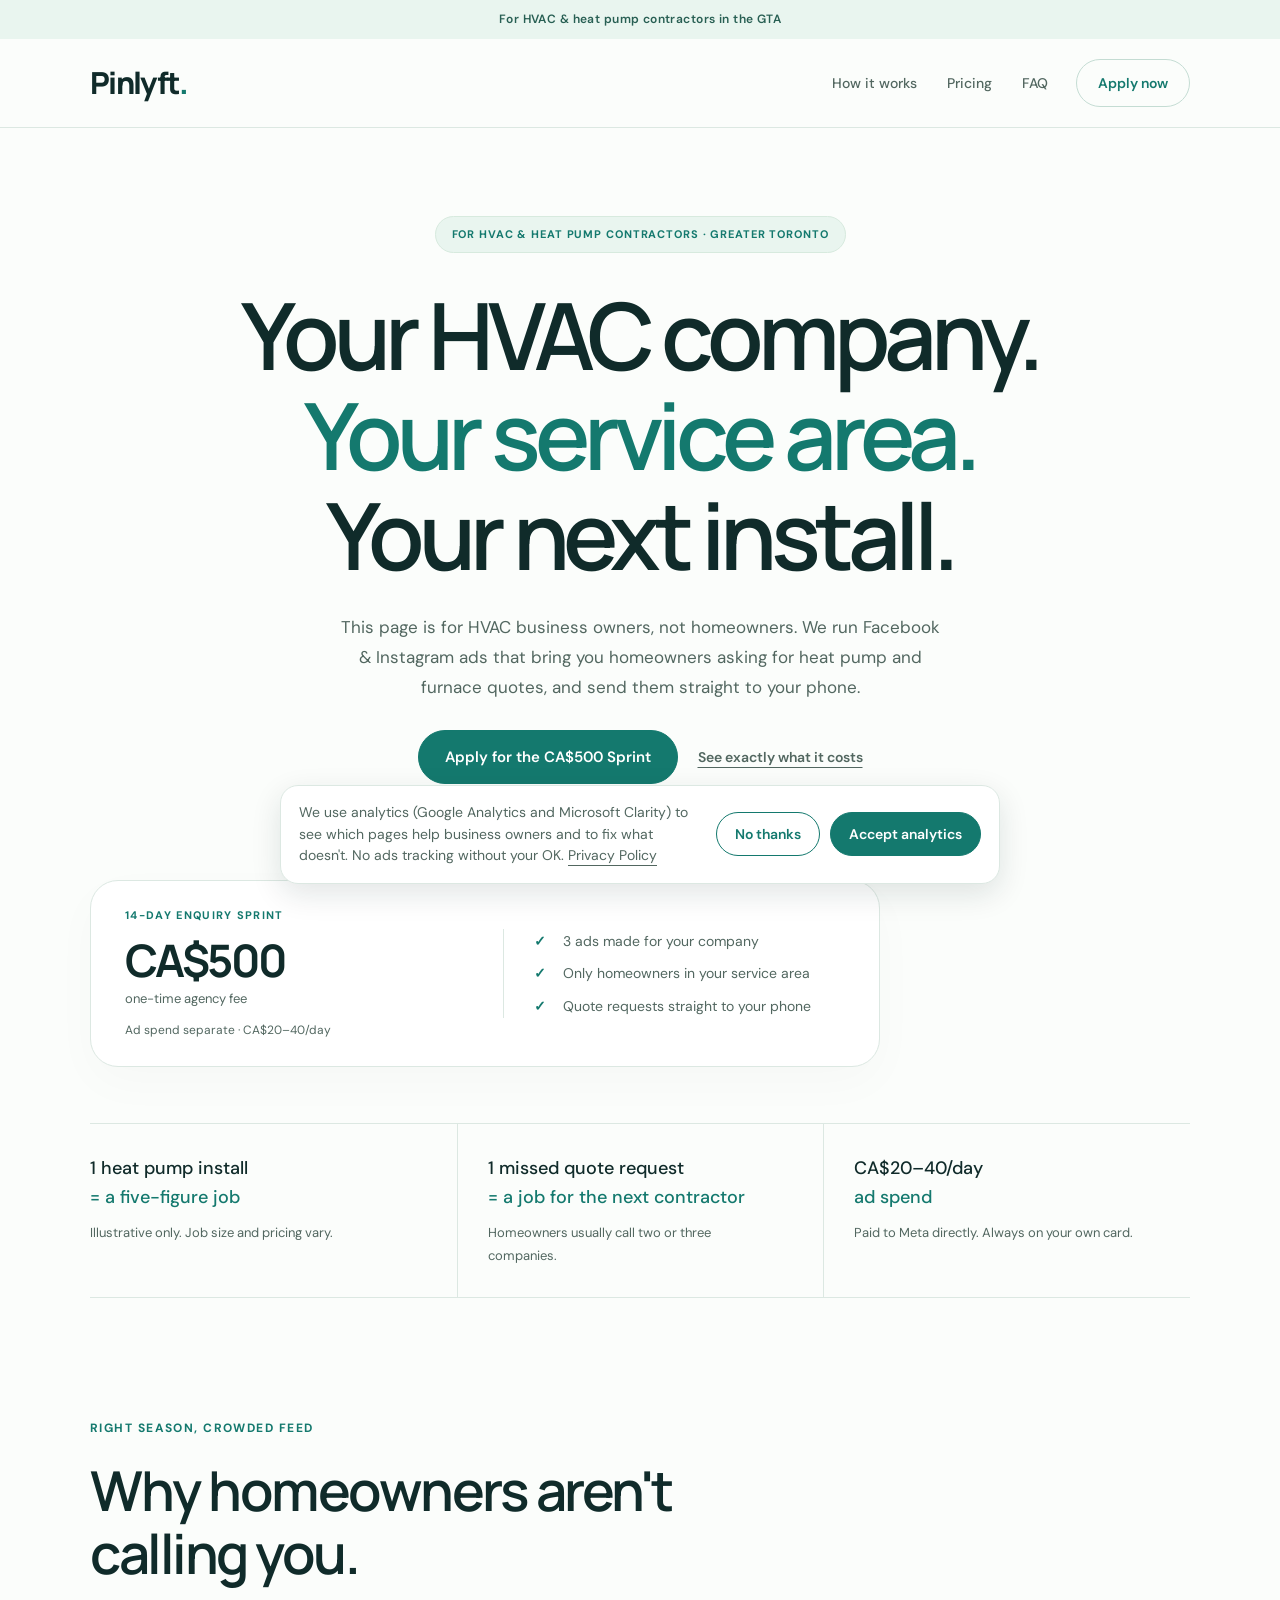
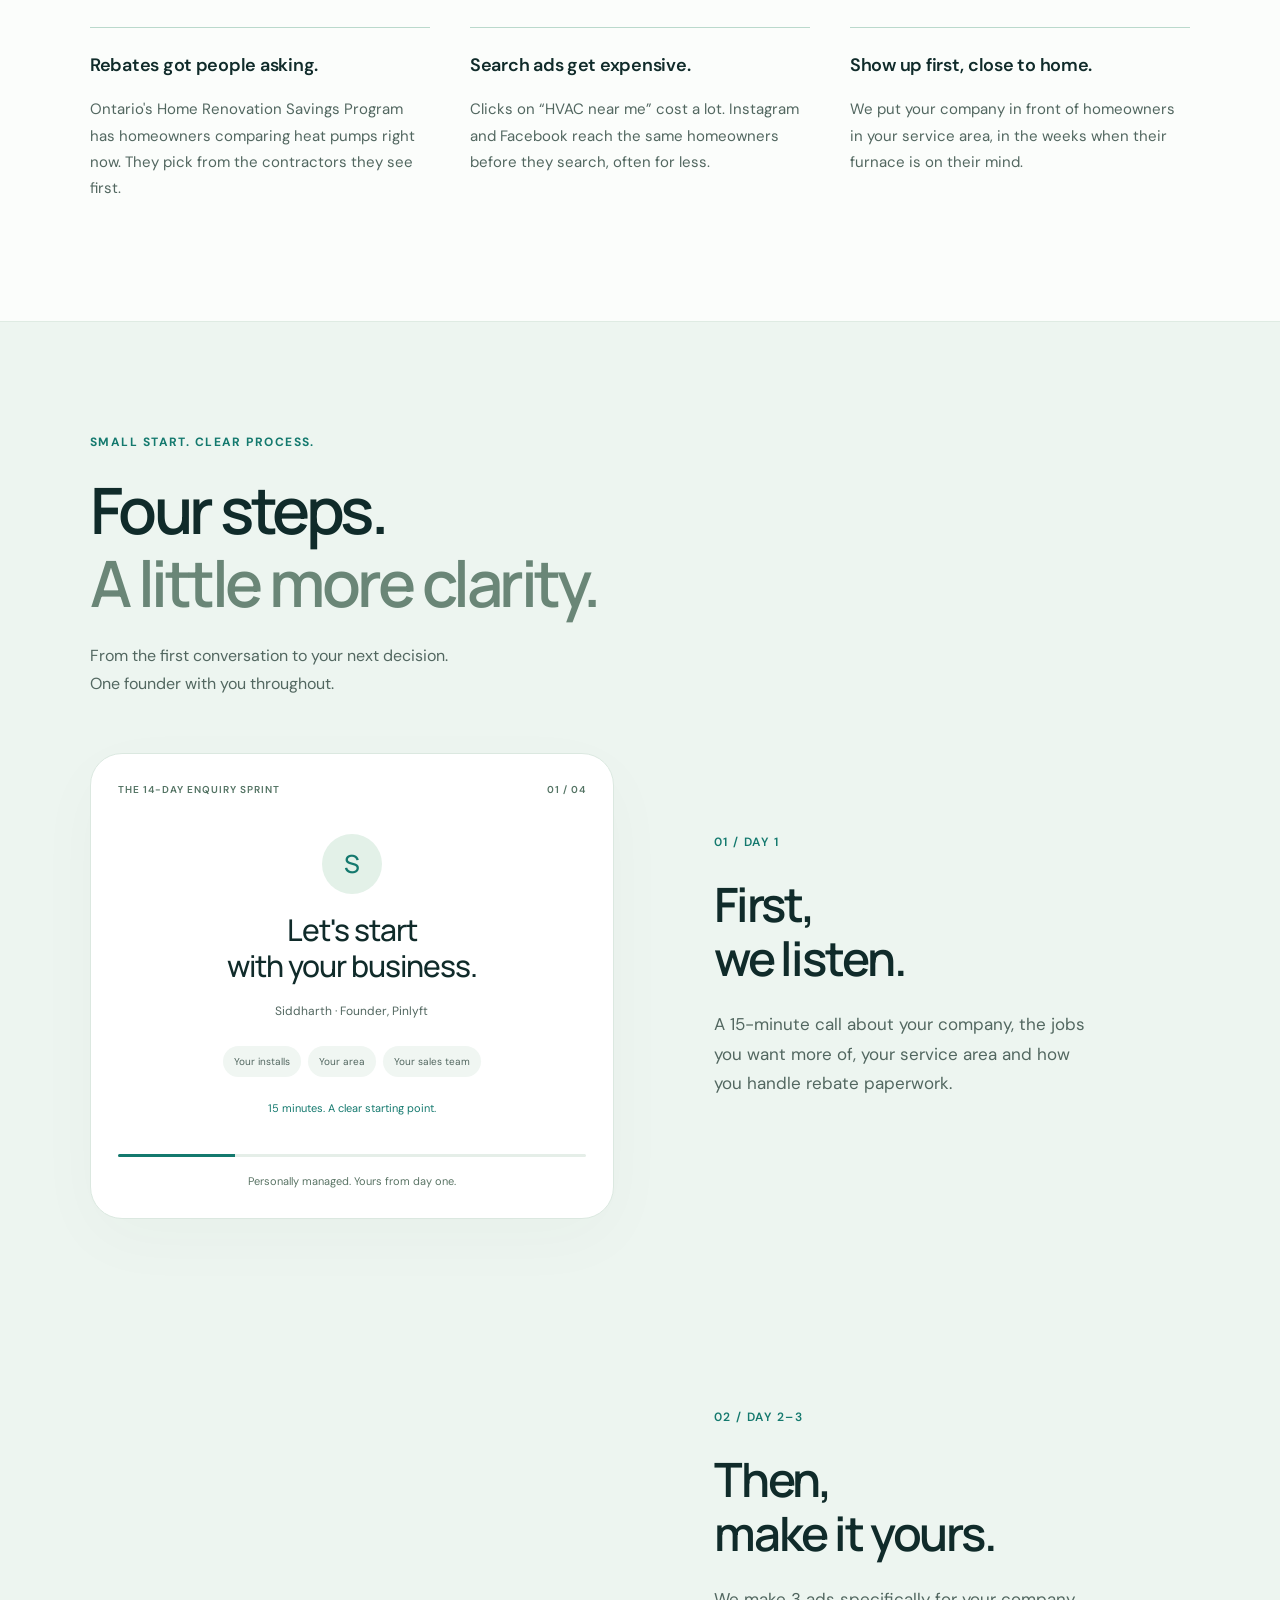
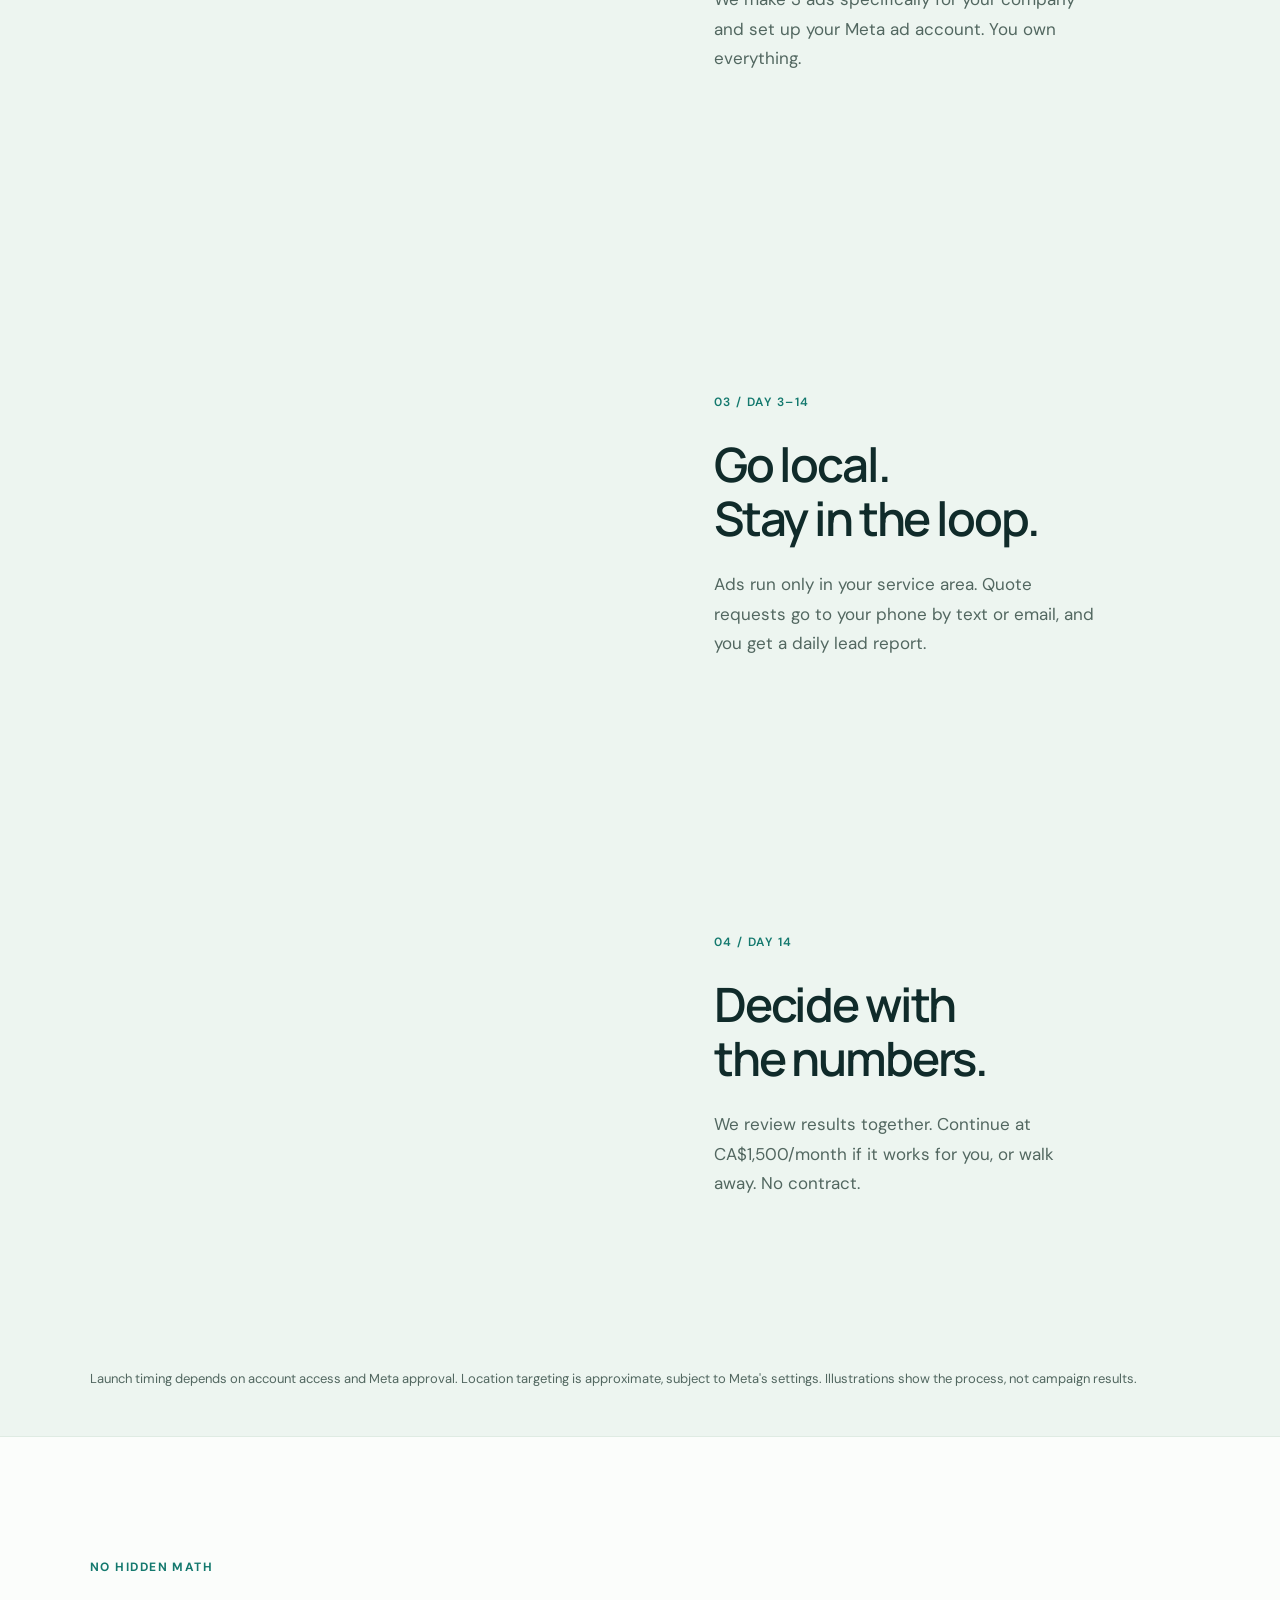
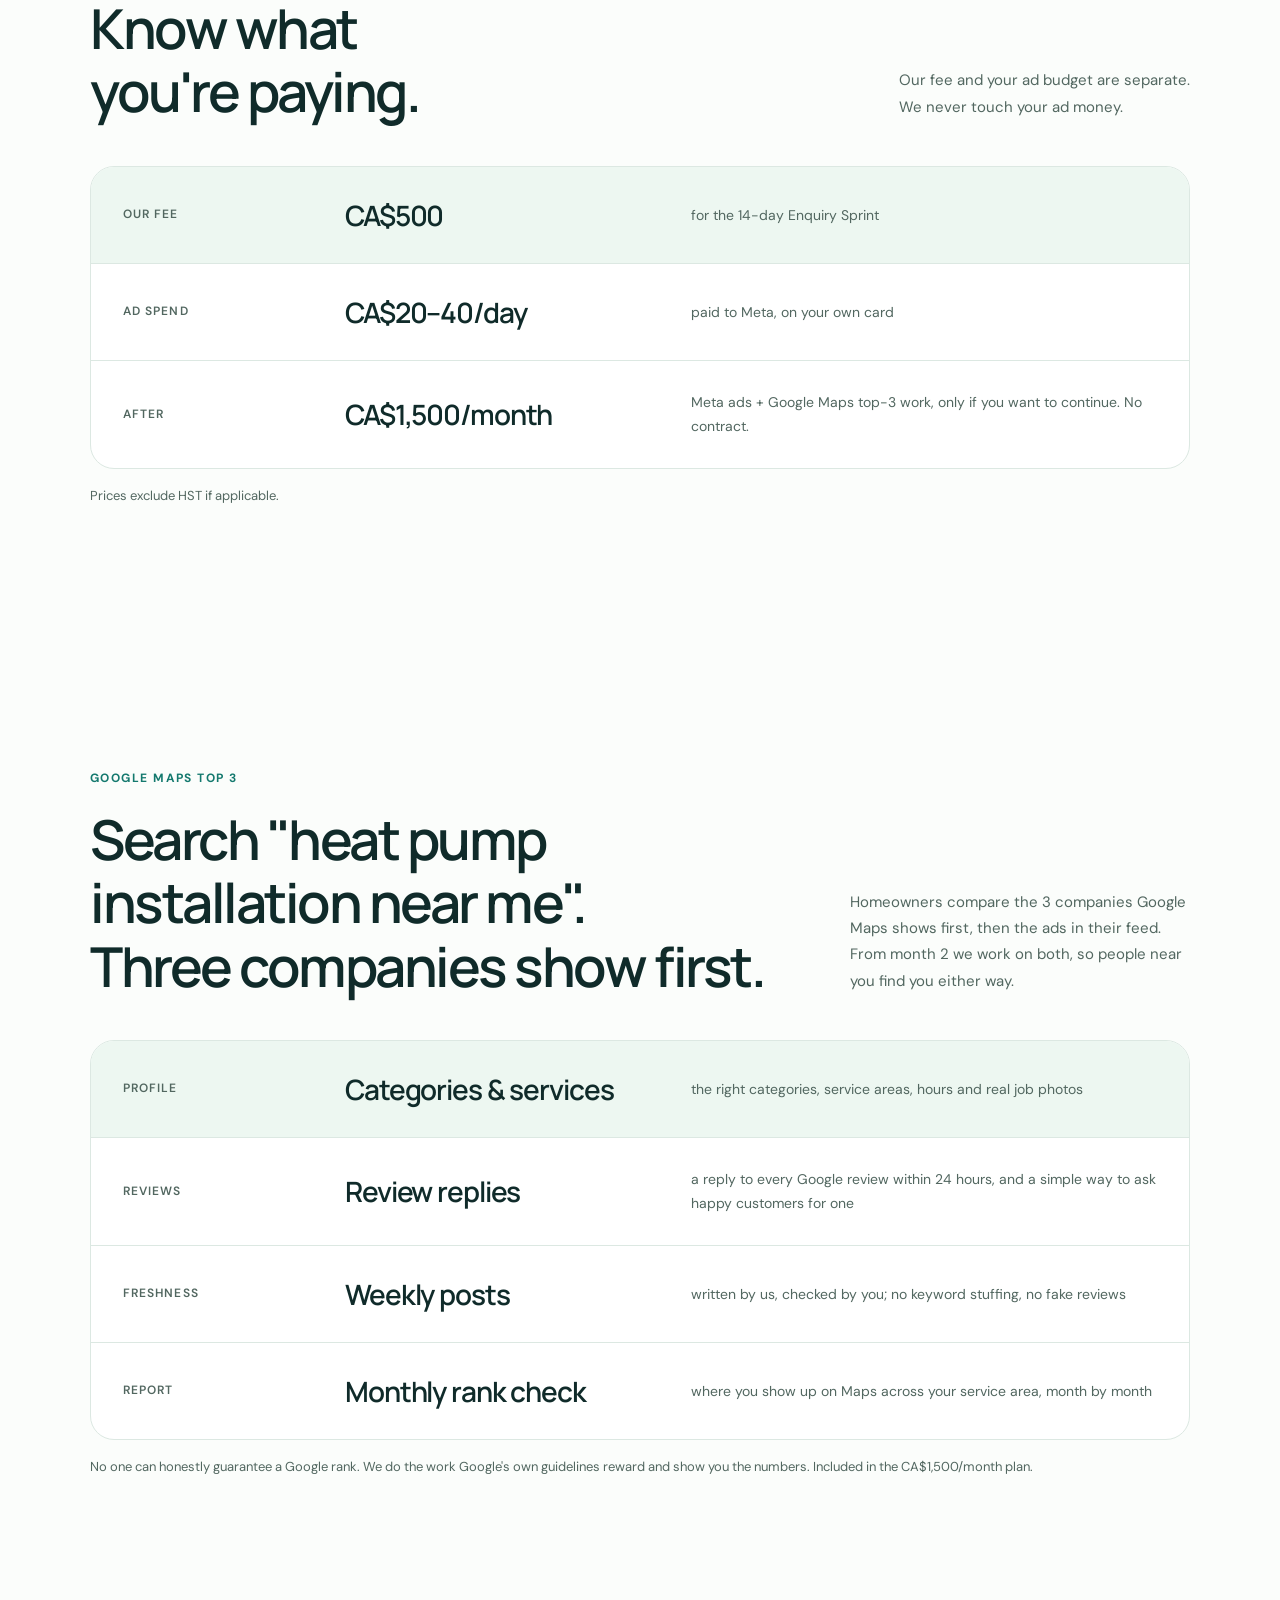
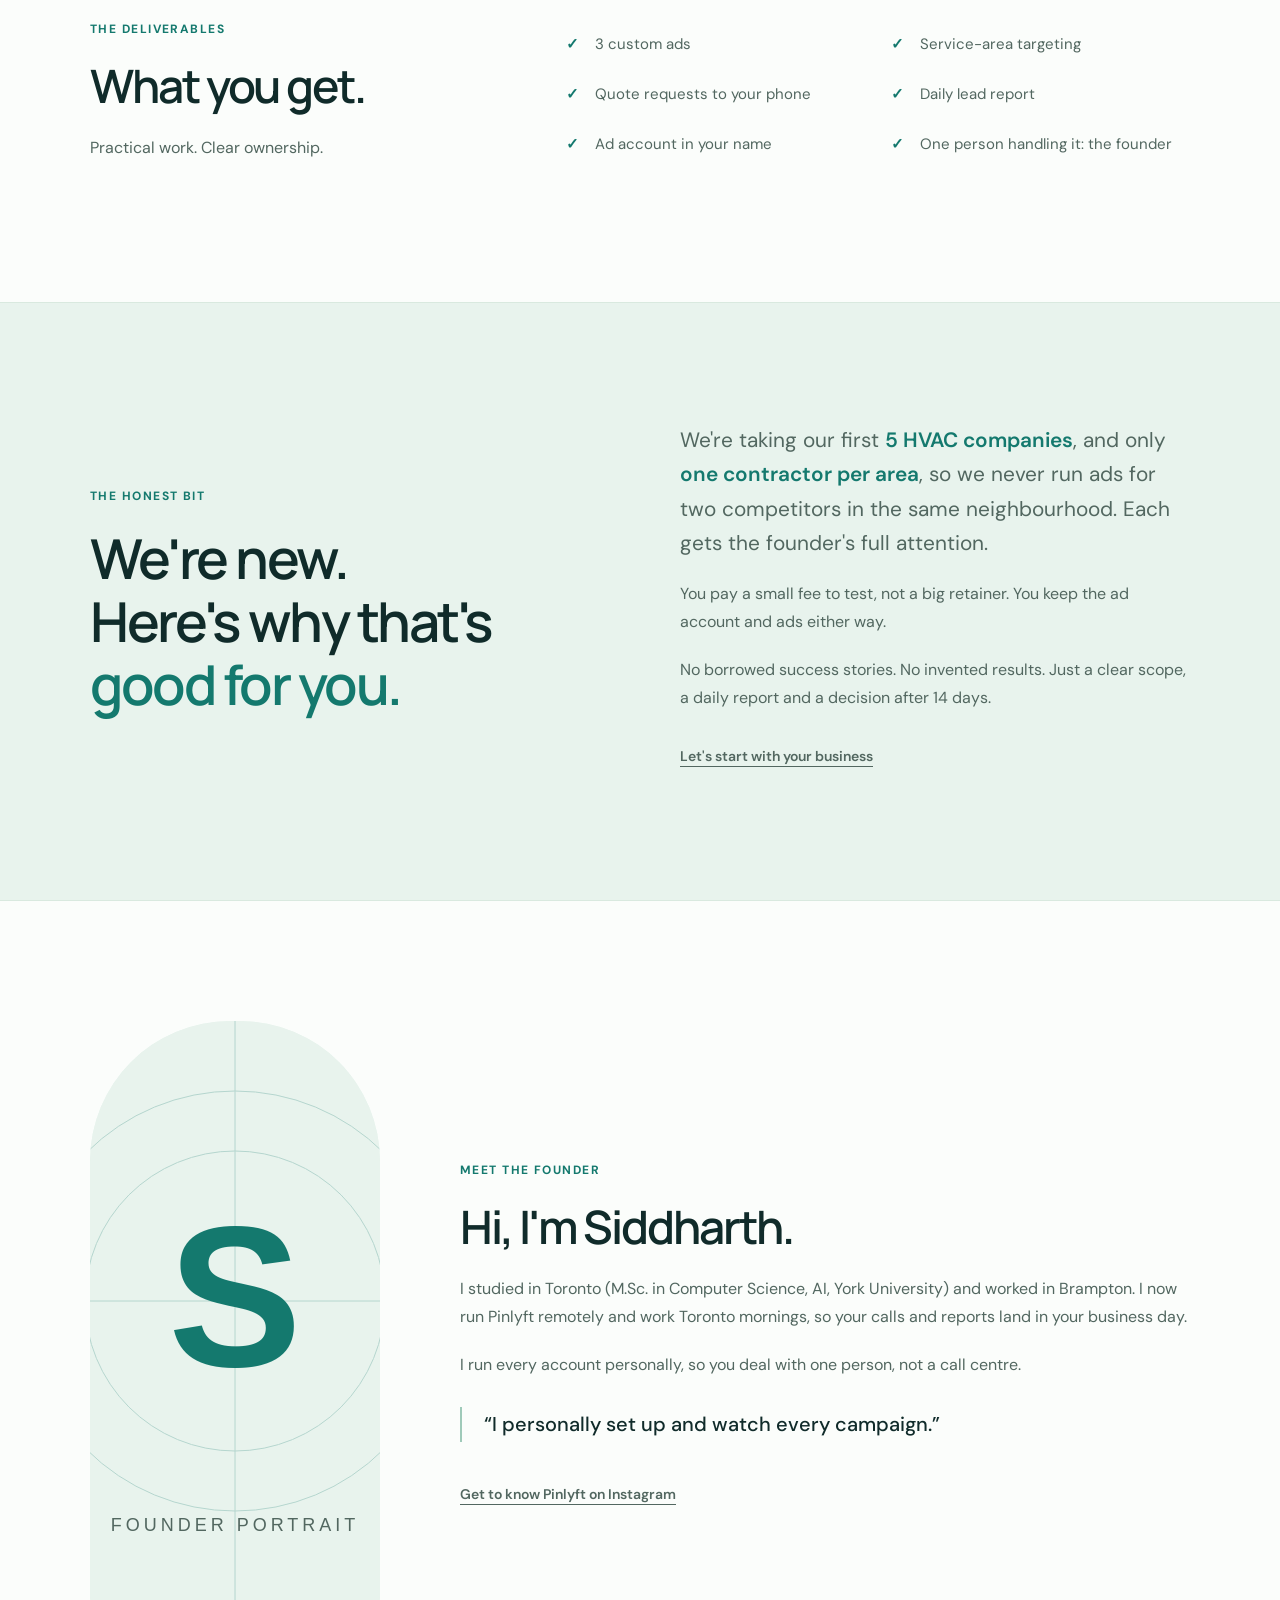
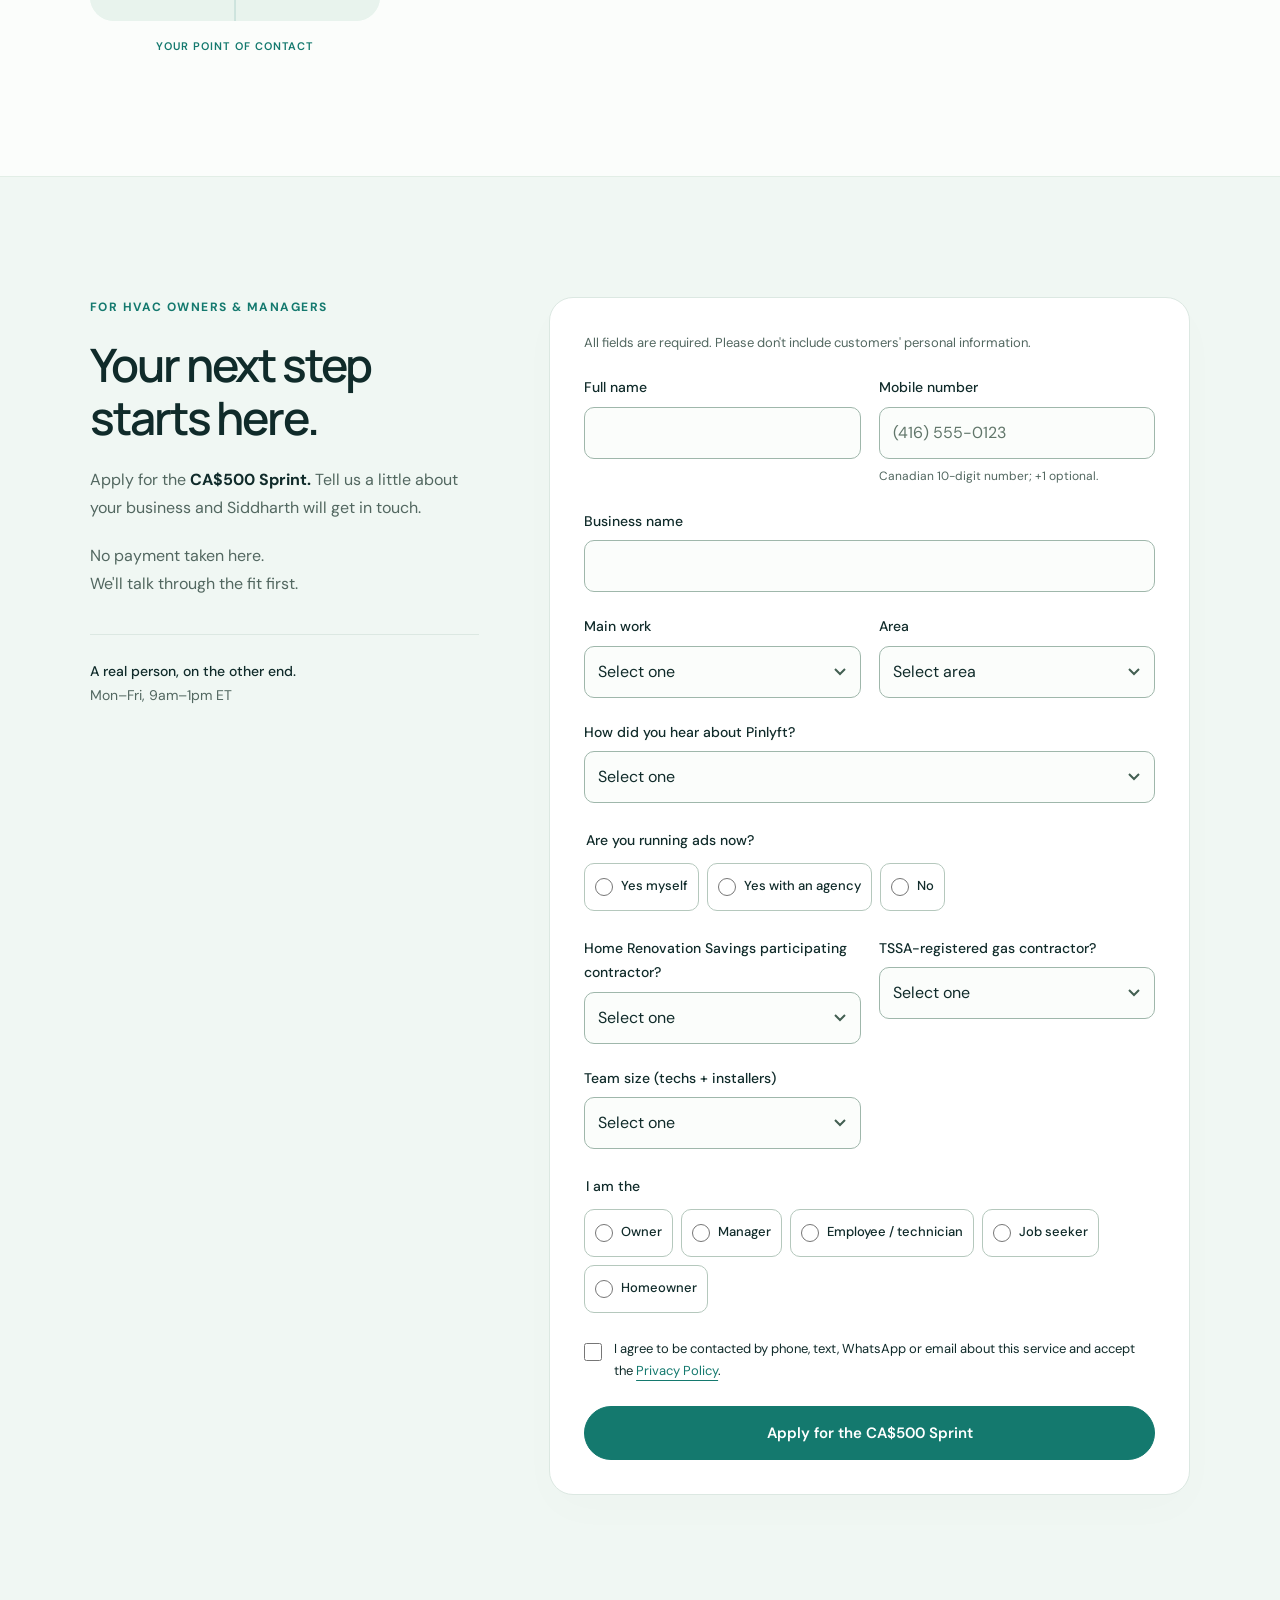
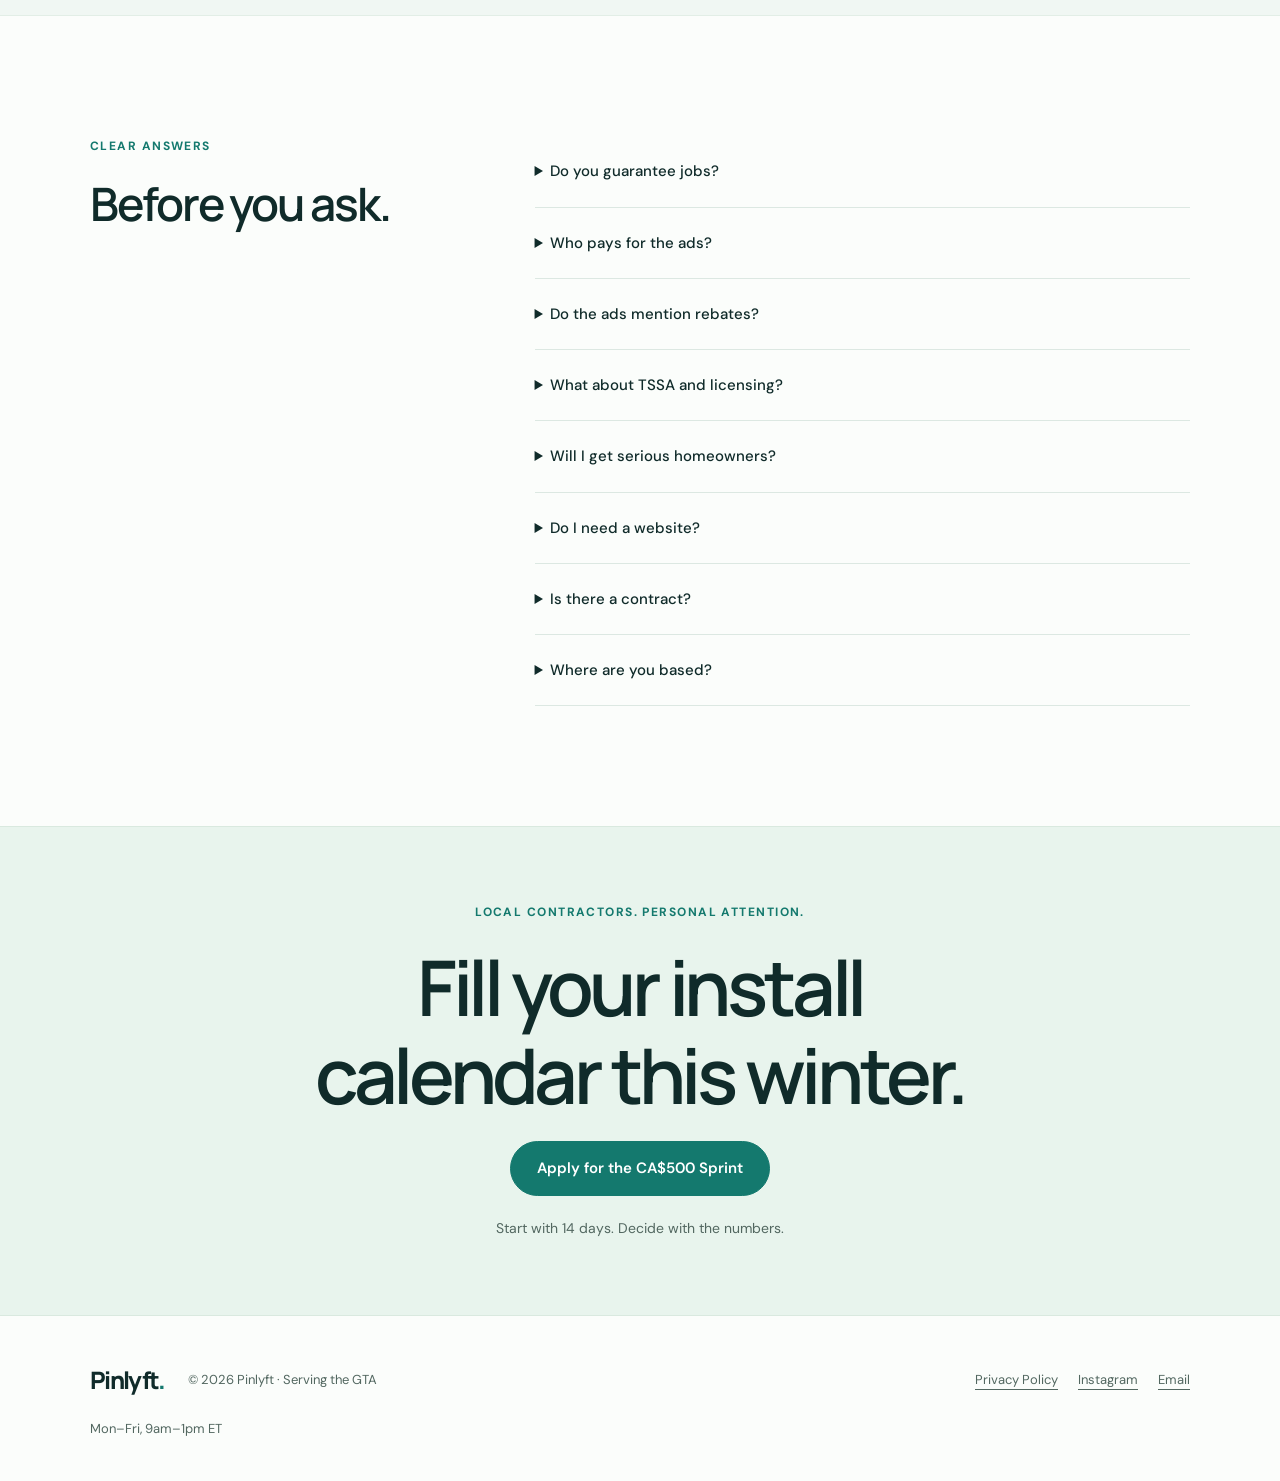
<file: canada/hvac/index.html>
<!doctype html>
<html lang="en-CA" data-country="CA" data-niche="hvac">
<head><meta charset="utf-8">
<meta name="viewport" content="width=device-width, initial-scale=1">
<meta name="theme-color" content="#FBFDFB">
<link rel="icon" href="/favicon.svg" type="image/svg+xml">
<link rel="preconnect" href="https://fonts.googleapis.com">
<link rel="preconnect" href="https://fonts.gstatic.com" crossorigin>
<link href="https://fonts.googleapis.com/css2?family=DM+Sans:wght@400;500;600;700&family=Manrope:wght@400;500;600;700;800&display=swap" rel="stylesheet">
<link rel="stylesheet" href="/assets/css/style.css">
<script src="/assets/js/tracking.js?v=20261128b" defer></script>
<script src="/assets/js/main.js?v=20261128b" defer></script>
<title>Pinlyft | Facebook &amp; Instagram Ads for HVAC &amp; Heat Pump Contractors in the GTA</title>
<meta name="description" content="Meta ads and Google Maps for HVAC and heat pump contractors in Brampton, Mississauga and the GTA. Try Pinlyft’s CA$500 14-Day Enquiry Sprint. Your ad account. No contract.">
<link rel="canonical" href="https://pinlyft.github.io/canada/hvac/">
<meta property="og:type" content="website">
<meta property="og:locale" content="en_CA">
<meta property="og:site_name" content="Pinlyft">
<meta property="og:title" content="More heat pump and furnace quote requests | Pinlyft">
<meta property="og:description" content="Meta ads and Google Maps for HVAC and heat pump contractors in Brampton, Mississauga and the GTA. Try Pinlyft’s CA$500 14-Day Enquiry Sprint. Your ad account. No contract.">
<meta property="og:url" content="https://pinlyft.github.io/canada/hvac/">
<meta property="og:image" content="https://pinlyft.github.io/assets/img/og.jpg">
<meta name="twitter:card" content="summary_large_image">
<meta name="twitter:title" content="More heat pump and furnace quote requests | Pinlyft">
<meta name="twitter:description" content="Meta ads and Google Maps for HVAC and heat pump contractors in Brampton, Mississauga and the GTA. Try Pinlyft’s CA$500 14-Day Enquiry Sprint. Your ad account. No contract.">
<meta name="twitter:image" content="https://pinlyft.github.io/assets/img/og.jpg">
<script type="application/ld+json">{"@context":"https://schema.org","@type":"ProfessionalService","name":"Pinlyft","url":"https://pinlyft.github.io/canada/hvac/","description":"Facebook and Instagram advertising and Google Maps work for HVAC and heat pump contractors in the Greater Toronto Area.","areaServed":[{"@type":"City","name":"Brampton"},{"@type":"City","name":"Mississauga"},{"@type":"City","name":"Toronto"},{"@type":"City","name":"Vaughan"}],"founder":{"@type":"Person","name":"Siddharth"},"sameAs":["https://www.instagram.com/pinlyft"],"priceRange":"CA$500–CA$1,500"}</script>
</head>
<body>
<a class="skip" href="#main">Skip to content</a>
<div class="audience">For HVAC &amp; heat pump contractors in the GTA</div>
<header class="header"><div class="wrap header-inner"><a class="wordmark" href="/canada/hvac/" aria-label="Pinlyft home">Pinlyft<span>.</span></a><nav aria-label="Main navigation"><a href="#how-it-works">How it works</a><a href="#pricing">Pricing</a><a href="#faq">FAQ</a></nav><a class="button small" href="#apply">Apply now</a></div></header>
<main id="main">
<section class="hero wrap premium-hero">
<div class="hero-copy"><p class="eyebrow">FOR HVAC &amp; HEAT PUMP CONTRACTORS · GREATER TORONTO</p><h1>Your HVAC company.<br><span>Your service area.</span><br>Your next install.</h1><p class="intro">This page is for HVAC business owners, not homeowners. We run Facebook &amp; Instagram ads that bring you homeowners asking for heat pump and furnace quotes, and send them straight to your phone.</p><div class="actions"><a class="button" href="#apply">Apply for the CA$500 Sprint</a><a class="text-link" href="#pricing">See exactly what it costs</a></div><p class="fine hero-note">One contractor per area · Founder-led · No contract.</p></div>
<aside class="sprint-card" aria-label="14-Day Enquiry Sprint offer"><div class="card-top"><span class="eyebrow">THE LOCAL ADVANTAGE</span><span class="pill">GREATER TORONTO</span></div><div class="radius-art" aria-hidden="true"><div class="orbit orbit-one"></div><div class="orbit orbit-two"></div><div class="orbit orbit-three"></div><span class="map-label label-a">YOUR SERVICE AREA</span><div class="clinic-mark"><svg viewBox="0 0 48 48" fill="none"><path d="M6 22L24 7l18 15M10 19v23h28V19" stroke="currentColor" stroke-width="3"/><circle cx="24" cy="30" r="6" stroke="currentColor" stroke-width="3"/><path d="M24 24v12M18 30h12" stroke="currentColor" stroke-width="2"/></svg></div><span class="radius-label">your service area</span></div><p class="eyebrow">14-DAY ENQUIRY SPRINT</p><p class="offer-price">CA$500<span>one-time agency fee</span></p><ul class="checks"><li>3 ads made for your company</li><li>Only homeowners in your service area</li><li>Quote requests straight to your phone</li></ul><div class="card-bottom">Ad spend separate · CA$20–40/day</div></aside>
</section>
<section class="math wrap" aria-label="The math"><div><strong>1 heat pump install<br><span>= a five-figure job</span></strong><p>Illustrative only. Job size and pricing vary.</p></div><div><strong>1 missed quote request<br><span>= a job for the next contractor</span></strong><p>Homeowners usually call two or three companies.</p></div><div><strong>CA$20–40/day<br><span>ad spend</span></strong><p>Paid to Meta directly. Always on your own card.</p></div></section>
<section class="section wrap reveal"><div class="section-heading"><p class="eyebrow">RIGHT SEASON, CROWDED FEED</p><h2>Why homeowners aren't<br>calling you.</h2></div><div class="three-col points"><article><h3>Rebates got people asking.</h3><p>Ontario's Home Renovation Savings Program has homeowners comparing heat pumps right now. They pick from the contractors they see first.</p></article><article><h3>Search ads get expensive.</h3><p>Clicks on “HVAC near me” cost a lot. Instagram and Facebook reach the same homeowners before they search, often for less.</p></article><article><h3>Show up first, close to home.</h3><p>We put your company in front of homeowners in your service area, in the weeks when their furnace is on their mind.</p></article></div></section>
<section id="how-it-works" class="scroll-story" aria-labelledby="story-title">
<div class="wrap story-heading"><p class="eyebrow">SMALL START. CLEAR PROCESS.</p><h2 id="story-title">Four steps.<br><span>A little more clarity.</span></h2><p>From the first conversation to your next decision.<br>One founder with you throughout.</p></div>
<div class="wrap story-grid">
<div class="story-visual" aria-hidden="true" data-scene="0">
<div class="story-caption"><span>THE 14-DAY ENQUIRY SPRINT</span><span class="scene-counter">01 / 04</span></div>
<div class="visual-stage">
<div class="scene scene-call"><div class="conversation"><div class="avatar">S</div><p>Let's start<br>with your business.</p><span>Siddharth · Founder, Pinlyft</span><div class="call-details"><span>Your installs</span><span>Your area</span><span>Your sales team</span></div><div class="call-time">15 minutes. A clear starting point.</div></div></div>
<div class="scene scene-creative"><div class="creative-card creative-back"><span>FURNACE</span></div><div class="creative-card creative-mid"><span>HEAT PUMP</span></div><div class="creative-card creative-front"><span>MADE FOR YOUR BUSINESS</span><div class="creative-symbol">P<span>.</span></div><strong>Local contractor.<br>Local service.</strong><small>Illustrative ad layout</small></div><div class="creative-label">3 custom ads. Your own account.</div></div>
<div class="scene scene-local"><div class="local-ring ring-outer"></div><div class="local-ring ring-middle"></div><div class="local-ring ring-inner"></div><div class="clinic-pin">Your<br>area</div><span class="radius-note">your area</span><div class="enquiry-note"><span>DIRECT TO YOUR PHONE</span><strong>Enquiries sent to you daily.</strong><small>Daily lead reporting included.</small></div></div>
<div class="scene scene-decision"><div class="decision-sheet"><span>DAY 14 · REVIEW TOGETHER</span><h3>Your numbers.<br>Your next move.</h3><div><small>CONTINUE IF IT WORKS</small><strong>CA$1,500<span>/month</span></strong></div><p>Or walk away.<br>You keep the ads and account.</p><span class="decision-tag">No contract.</span></div></div>
</div><div class="story-track"><span></span></div><p class="story-bottom">Personally managed. Yours from day one.</p>
</div>
<ol class="story-chapters"><li data-chapter="0"><span class="chapter-index">01 / DAY 1</span><h3>First,<br> we listen.</h3><p>A 15-minute call about your company, the jobs you want more of, your service area and how you handle rebate paperwork.</p></li><li data-chapter="1"><span class="chapter-index">02 / DAY 2–3</span><h3>Then,<br> make it yours.</h3><p>We make 3 ads specifically for your company and set up your Meta ad account. You own everything.</p></li><li data-chapter="2"><span class="chapter-index">03 / DAY 3–14</span><h3>Go local.<br> Stay in the loop.</h3><p>Ads run only in your service area. Quote requests go to your phone by text or email, and you get a daily lead report.</p></li><li data-chapter="3"><span class="chapter-index">04 / DAY 14</span><h3>Decide with<br> the numbers.</h3><p>We review results together. Continue at CA$1,500/month if it works for you, or walk away. No contract.</p></li></ol>
</div><p class="fine wrap story-disclaimer">Launch timing depends on account access and Meta approval. Location targeting is approximate, subject to Meta's settings. Illustrations show the process, not campaign results.</p>
</section>
<section id="pricing" class="section wrap reveal"><div class="section-heading split"><div><p class="eyebrow">NO HIDDEN MATH</p><h2>Know what<br>you're paying.</h2></div><p>Our fee and your ad budget are separate.<br>We never touch your ad money.</p></div><div class="pricing-table" role="table" aria-label="Sprint and ongoing pricing"><div class="price-row" role="row"><span role="rowheader">OUR FEE</span><strong role="cell">CA$500</strong><span role="cell">for the 14-day Enquiry Sprint</span></div><div class="price-row" role="row"><span role="rowheader">AD SPEND</span><strong role="cell">CA$20–40/day</strong><span role="cell">paid to Meta, on your own card</span></div><div class="price-row" role="row"><span role="rowheader">AFTER</span><strong role="cell">CA$1,500/month</strong><span role="cell">Meta ads + Google Maps top-3 work, only if you want to continue. No contract.</span></div></div><p class="fine">Prices exclude HST if applicable.</p></section>
<section id="google-maps" class="section wrap reveal"><div class="section-heading split"><div><p class="eyebrow">GOOGLE MAPS TOP 3</p><h2>Search "heat pump installation near me".<br>Three companies show first.</h2></div><p>Homeowners compare the 3 companies Google Maps shows first, then the ads in their feed. From month 2 we work on both, so people near you find you either way.</p></div><div class="pricing-table" role="table" aria-label="Google Maps top-3 work"><div class="price-row" role="row"><span role="rowheader">PROFILE</span><strong role="cell">Categories &amp; services</strong><span role="cell">the right categories, service areas, hours and real job photos</span></div><div class="price-row" role="row"><span role="rowheader">REVIEWS</span><strong role="cell">Review replies</strong><span role="cell">a reply to every Google review within 24 hours, and a simple way to ask happy customers for one</span></div><div class="price-row" role="row"><span role="rowheader">FRESHNESS</span><strong role="cell">Weekly posts</strong><span role="cell">written by us, checked by you; no keyword stuffing, no fake reviews</span></div><div class="price-row" role="row"><span role="rowheader">REPORT</span><strong role="cell">Monthly rank check</strong><span role="cell">where you show up on Maps across your service area, month by month</span></div></div><p class="fine">No one can honestly guarantee a Google rank. We do the work Google's own guidelines reward and show you the numbers. Included in the CA$1,500/month plan.</p></section>
<section class="section wrap included reveal"><div><p class="eyebrow">THE DELIVERABLES</p><h2>What you get.</h2><p>Practical work. Clear ownership.</p></div><ul class="checks checklist"><li>3 custom ads</li><li>Service-area targeting</li><li>Quote requests to your phone</li><li>Daily lead report</li><li>Ad account in your name</li><li>One person handling it: the founder</li></ul></section>
<section class="honest section reveal"><div class="wrap honest-inner"><div><p class="eyebrow">THE HONEST BIT</p><h2>We're new.<br>Here's why that's<br><span>good for you.</span></h2></div><div><p class="large-copy">We're taking our first <strong>5 HVAC companies</strong>, and only <strong>one contractor per area</strong>, so we never run ads for two competitors in the same neighbourhood. Each gets the founder's full attention.</p><p>You pay a small fee to test, not a big retainer. You keep the ad account and ads either way.</p><p>No borrowed success stories. No invented results. Just a clear scope, a daily report and a decision after 14 days.</p><a class="text-link" href="#apply">Let's start with your business</a></div></div></section>
<section class="section wrap founder reveal"><div class="founder-photo"><img src="/assets/img/founder-placeholder.svg" data-founder-photo alt="S monogram placeholder for Siddharth's portrait" width="600" height="600" loading="lazy"><span>YOUR POINT OF CONTACT</span></div><div><p class="eyebrow">MEET THE FOUNDER</p><h2>Hi, I'm Siddharth.</h2><p>I studied in Toronto (M.Sc. in Computer Science, AI, York University) and worked in Brampton. I now run Pinlyft remotely and work Toronto mornings, so your calls and reports land in your business day.</p><p>I run every account personally, so you deal with one person, not a call centre.</p><blockquote>“I personally set up and watch every campaign.”</blockquote><a class="text-link" href="https://www.instagram.com/pinlyft" target="_blank" rel="noopener noreferrer">Get to know Pinlyft on Instagram</a></div></section>
<section id="apply" class="section section-tint"><div class="wrap apply-layout"><div class="apply-copy"><p class="eyebrow">FOR HVAC OWNERS &amp; MANAGERS</p><h2>Your next step<br>starts here.</h2><p>Apply for the <strong>CA$500 Sprint.</strong> Tell us a little about your business and Siddharth will get in touch.</p><p>No payment taken here.<br>We'll talk through the fit first.</p><div class="working-hours"><strong>A real person, on the other end.</strong><p>Mon–Fri, 9am–1pm ET</p></div></div><form id="application-form" class="application" method="post"><noscript><p class="notice">Please enable JavaScript to submit this form or visit <a href="https://www.instagram.com/pinlyft">Pinlyft on Instagram</a>.</p></noscript><p class="fine">All fields are required. Please don't include customers' personal information.</p><div class="form-grid"><div class="field"><label for="full-name">Full name</label><input id="full-name" name="name" autocomplete="name" required maxlength="100"></div><div class="field"><label for="phone">Mobile number</label><input id="phone" name="phone" type="tel" inputmode="tel" autocomplete="tel" placeholder="(416) 555-0123" aria-describedby="phone-hint" required maxlength="20"><small id="phone-hint">Canadian 10-digit number; +1 optional.</small></div><div class="field full"><label for="clinic">Business name</label><input id="clinic" name="clinic_name" autocomplete="organization" required maxlength="160"></div><div class="field"><label for="clinic-type">Main work</label><select id="clinic-type" name="clinic_type" required><option value="">Select one</option><option>Heat pumps</option><option>Furnaces &amp; AC</option><option>Full residential HVAC</option><option>Water heaters / tankless</option><option>Commercial HVAC</option><option>Other</option></select></div><div class="field"><label for="area">Area</label><select id="area" name="city" required><option value="">Select area</option><option>Brampton</option><option>Mississauga</option><option>Toronto / Etobicoke</option><option>Vaughan / York Region</option><option>Oakville / Milton / Halton</option><option>Other</option></select></div><div class="field full"><label for="heard-from">How did you hear about Pinlyft?</label><select id="heard-from" name="heard_from" required><option value="">Select one</option><option>Instagram or Facebook ad</option><option>Instagram profile or post</option><option>Message from Pinlyft</option><option>Google search</option><option>Google Maps</option><option>ChatGPT or another AI assistant</option><option>Friend or colleague</option><option>Other</option></select></div></div><fieldset><legend>Are you running ads now?</legend><div class="choices"><label><input type="radio" name="running_ads" value="Yes myself" required>Yes myself</label><label><input type="radio" name="running_ads" value="Yes with an agency">Yes with an agency</label><label><input type="radio" name="running_ads" value="No">No</label></div></fieldset><div class="form-grid"><div class="field"><label for="q-hrsp_status">Home Renovation Savings participating contractor?</label><select id="q-hrsp_status" name="hrsp_status" required><option value="">Select one</option><option>Yes, on the list</option><option>Applied, in process</option><option>No</option><option>Not sure</option></select></div><div class="field"><label for="q-tssa">TSSA-registered gas contractor?</label><select id="q-tssa" name="tssa" required><option value="">Select one</option><option>Yes</option><option>No / no gas work</option></select></div><div class="field"><label for="q-volume">Team size (techs + installers)</label><select id="q-volume" name="volume" required><option value="">Select one</option><option>Just me</option><option>2–5</option><option>6–15</option><option>16+</option></select></div></div><fieldset aria-describedby="patient-message"><legend>I am the</legend><div class="choices"><label><input type="radio" name="role" value="Owner" required>Owner</label><label><input type="radio" name="role" value="Manager">Manager</label><label><input type="radio" name="role" value="Employee / technician">Employee / technician</label><label><input type="radio" name="role" value="Job seeker">Job seeker</label><label><input type="radio" name="role" value="Homeowner">Homeowner</label></div><p id="patient-message" class="notice" role="status" hidden>This form is for HVAC companies. For a heat pump or furnace at home, please contact a contractor directly.</p></fieldset><div class="honeypot" aria-hidden="true"><label for="website">Leave this field empty</label><input id="website" name="_gotcha" tabindex="-1" autocomplete="off"></div><label class="consent"><input type="checkbox" name="consent" value="Agreed to phone/text/email contact and Privacy Policy" required><span>I agree to be contacted by phone, text, WhatsApp or email about this service and accept the <a href="/privacy.html" target="_blank" rel="noopener">Privacy Policy</a>.</span></label><button id="submit-application" class="button" type="submit" disabled>Apply for the CA$500 Sprint</button><div id="form-feedback" role="status" aria-live="polite" tabindex="-1" hidden><p id="form-message"></p><a class="button secondary" id="form-whatsapp" href="mailto:pinlyft.agency@gmail.com?subject=14-Day%20Enquiry%20Sprint">Or email us</a></div></form></div></section>
<section id="faq" class="section wrap faq reveal"><div><p class="eyebrow">CLEAR ANSWERS</p><h2>Before you ask.</h2></div><div class="faq-list"><details><summary>Do you guarantee jobs?</summary><p>No. Nobody honest can. We commit to the work: 3 ads, setup, daily reports and full transparency on numbers. Booked jobs depend on your price, response speed and service.</p></details><details><summary>Who pays for the ads?</summary><p>You pay Meta directly on your own card, CA$20–40/day. We never handle your ad money.</p></details><details><summary>Do the ads mention rebates?</summary><p>Only factually. Rebate amounts depend on the Home Renovation Savings Program's rules and the homeowner's eligibility, so the ads never promise an amount. If you're a participating contractor, we can say so; if not, we leave rebates out.</p></details><details><summary>What about TSSA and licensing?</summary><p>Your licensing stays your business; we don't make claims about it unless you give us the exact wording.</p></details><details><summary>Will I get serious homeowners?</summary><p>The form asks what they need, their city and timing, so you can call the serious ones first. Calling back within an hour makes the biggest difference.</p></details><details><summary>Do I need a website?</summary><p>No. Quote requests come through an Instagram/Facebook form and are sent to your phone.</p></details><details><summary>Is there a contract?</summary><p>No. After 14 days you decide.</p></details><details><summary>Where are you based?</summary><p>Siddharth runs Pinlyft remotely and works Toronto mornings, Mon–Fri 9am–1pm ET. Your ads run on your own Meta ad account in your name, so you see every dollar in real time.</p></details></div></section>
<section class="final-cta"><div class="wrap"><p class="eyebrow">LOCAL CONTRACTORS. PERSONAL ATTENTION.</p><h2>Fill your install<br>calendar this winter.</h2><a class="button" href="#apply">Apply for the CA$500 Sprint</a><p>Start with 14 days. Decide with the numbers.</p></div></section>
</main><footer class="footer wrap"><a class="wordmark" href="/canada/hvac/">Pinlyft<span>.</span></a><p>© <span data-year>2026</span> Pinlyft · Serving the GTA</p><nav aria-label="Footer"><a href="/privacy.html">Privacy Policy</a><a href="https://www.instagram.com/pinlyft" target="_blank" rel="noopener noreferrer">Instagram</a><a href="mailto:pinlyft.agency@gmail.com">Email</a></nav><p class="fine">Mon–Fri, 9am–1pm ET</p></footer>
<div id="contact-help" class="contact-help wrap" role="status" hidden></div>
<a class="floating-wa button" href="#apply">Apply now</a>
</body></html>
</file>
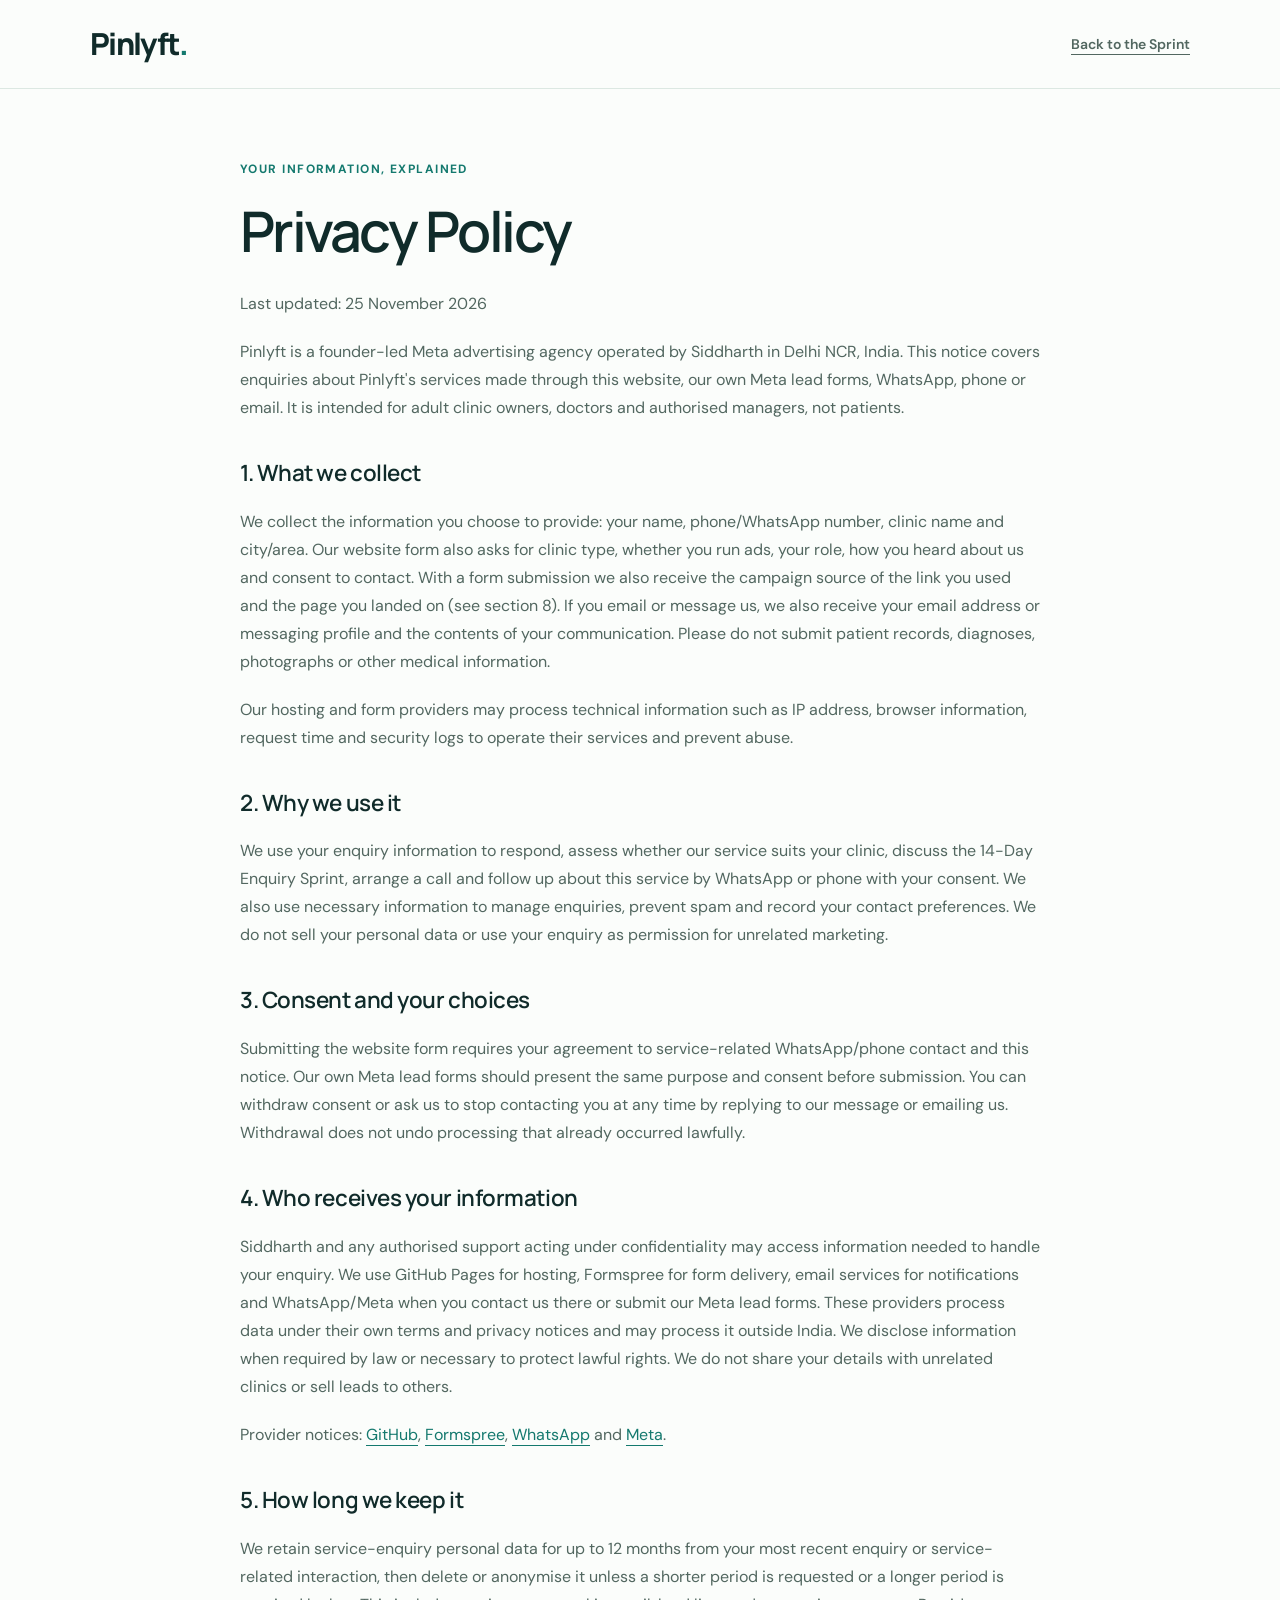
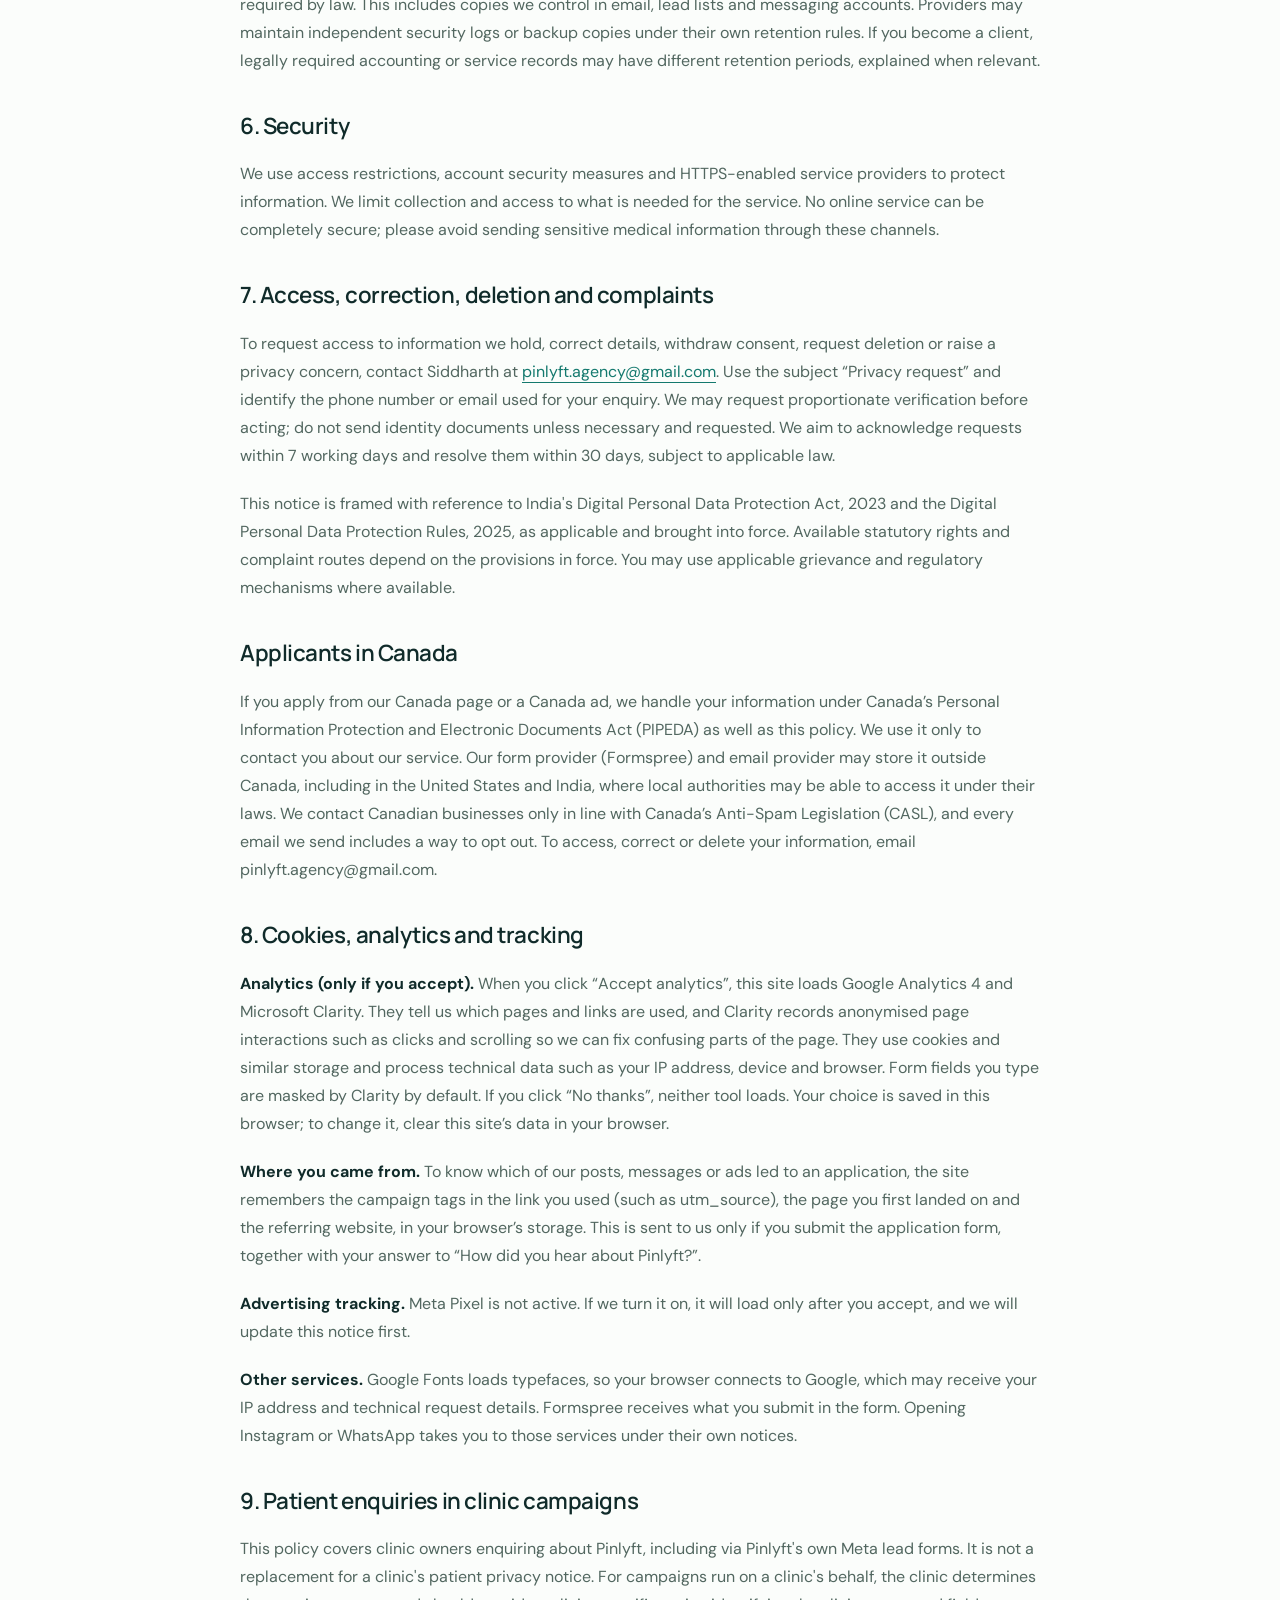
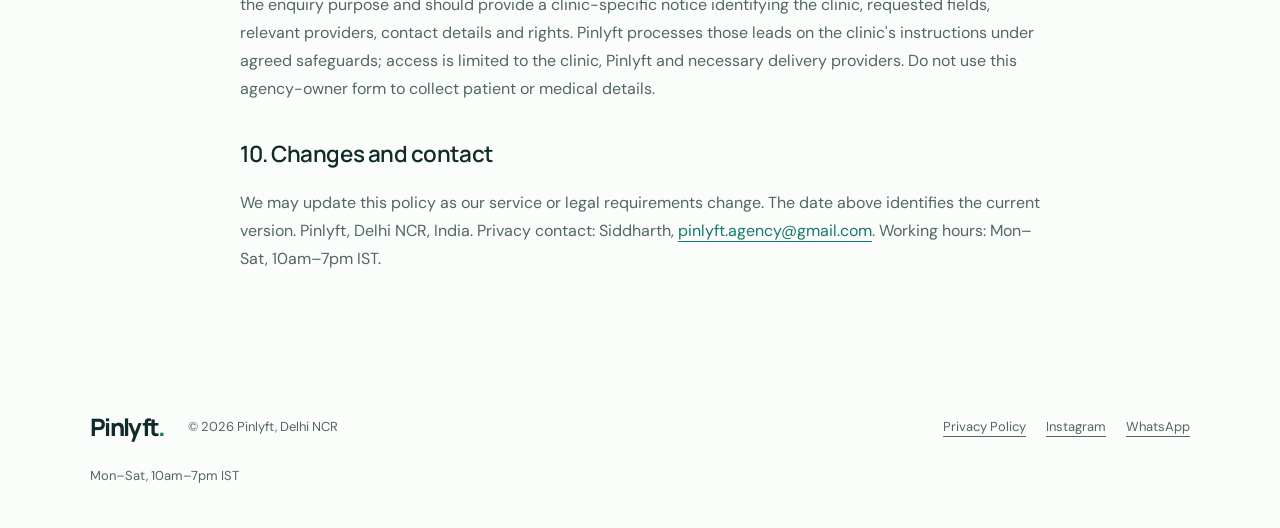
<file: privacy.html>
<!doctype html><html lang="en-IN"><head><meta charset="utf-8">
<meta name="viewport" content="width=device-width, initial-scale=1">
<meta name="theme-color" content="#FBFDFB">
<link rel="icon" href="/favicon.svg" type="image/svg+xml">
<link rel="preconnect" href="https://fonts.googleapis.com">
<link rel="preconnect" href="https://fonts.gstatic.com" crossorigin>
<link href="https://fonts.googleapis.com/css2?family=DM+Sans:wght@400;500;600;700&family=Manrope:wght@400;500;600;700;800&display=swap" rel="stylesheet">
<link rel="stylesheet" href="/assets/css/style.css">
<script src="/assets/js/main.js?v=20261128b" defer></script>
<title>Privacy Policy | Pinlyft</title><meta name="description" content="How Pinlyft collects, uses and protects clinic-owner enquiry information, and how to request deletion."><link rel="canonical" href="https://pinlyft.github.io/privacy.html"></head><body><a class="skip" href="#main">Skip to content</a><header class="header"><div class="wrap header-inner"><a class="wordmark" href="/">Pinlyft<span>.</span></a><a class="text-link" href="/#apply">Back to the Sprint</a></div></header><main id="main" class="legal wrap"><p class="eyebrow">YOUR INFORMATION, EXPLAINED</p><h1>Privacy Policy</h1><p>Last updated: <time datetime="2026-11-25">25 November 2026</time></p><p>Pinlyft is a founder-led Meta advertising agency operated by Siddharth in Delhi NCR, India. This notice covers enquiries about Pinlyft's services made through this website, our own Meta lead forms, WhatsApp, phone or email. It is intended for adult clinic owners, doctors and authorised managers, not patients.</p><h2>1. What we collect</h2><p>We collect the information you choose to provide: your name, phone/WhatsApp number, clinic name and city/area. Our website form also asks for clinic type, whether you run ads, your role, how you heard about us and consent to contact. With a form submission we also receive the campaign source of the link you used and the page you landed on (see section 8). If you email or message us, we also receive your email address or messaging profile and the contents of your communication. Please do not submit patient records, diagnoses, photographs or other medical information.</p><p>Our hosting and form providers may process technical information such as IP address, browser information, request time and security logs to operate their services and prevent abuse.</p><h2>2. Why we use it</h2><p>We use your enquiry information to respond, assess whether our service suits your clinic, discuss the 14-Day Enquiry Sprint, arrange a call and follow up about this service by WhatsApp or phone with your consent. We also use necessary information to manage enquiries, prevent spam and record your contact preferences. We do not sell your personal data or use your enquiry as permission for unrelated marketing.</p><h2>3. Consent and your choices</h2><p>Submitting the website form requires your agreement to service-related WhatsApp/phone contact and this notice. Our own Meta lead forms should present the same purpose and consent before submission. You can withdraw consent or ask us to stop contacting you at any time by replying to our message or emailing us. Withdrawal does not undo processing that already occurred lawfully.</p><h2>4. Who receives your information</h2><p>Siddharth and any authorised support acting under confidentiality may access information needed to handle your enquiry. We use GitHub Pages for hosting, Formspree for form delivery, email services for notifications and WhatsApp/Meta when you contact us there or submit our Meta lead forms. These providers process data under their own terms and privacy notices and may process it outside India. We disclose information when required by law or necessary to protect lawful rights. We do not share your details with unrelated clinics or sell leads to others.</p><p>Provider notices: <a href="https://docs.github.com/en/site-policy/privacy-policies/github-general-privacy-statement">GitHub</a>, <a href="https://formspree.io/legal/privacy-policy/">Formspree</a>, <a href="https://www.whatsapp.com/legal/privacy-policy">WhatsApp</a> and <a href="https://www.facebook.com/privacy/policy/">Meta</a>.</p><h2>5. How long we keep it</h2><p>We retain service-enquiry personal data for up to 12 months from your most recent enquiry or service-related interaction, then delete or anonymise it unless a shorter period is requested or a longer period is required by law. This includes copies we control in email, lead lists and messaging accounts. Providers may maintain independent security logs or backup copies under their own retention rules. If you become a client, legally required accounting or service records may have different retention periods, explained when relevant.</p><h2>6. Security</h2><p>We use access restrictions, account security measures and HTTPS-enabled service providers to protect information. We limit collection and access to what is needed for the service. No online service can be completely secure; please avoid sending sensitive medical information through these channels.</p><h2>7. Access, correction, deletion and complaints</h2><p>To request access to information we hold, correct details, withdraw consent, request deletion or raise a privacy concern, contact Siddharth at <a data-email href="https://www.instagram.com/pinlyft">our privacy contact</a>. Use the subject “Privacy request” and identify the phone number or email used for your enquiry. We may request proportionate verification before acting; do not send identity documents unless necessary and requested. We aim to acknowledge requests within 7 working days and resolve them within 30 days, subject to applicable law.</p><noscript><p>Enable JavaScript to display our configured privacy email, or message <a href="https://www.instagram.com/pinlyft">@pinlyft</a> for the contact address.</p></noscript><p>This notice is framed with reference to India's Digital Personal Data Protection Act, 2023 and the Digital Personal Data Protection Rules, 2025, as applicable and brought into force. Available statutory rights and complaint routes depend on the provisions in force. You may use applicable grievance and regulatory mechanisms where available.</p><h2 id="canada">Applicants in Canada</h2><p>If you apply from our Canada page or a Canada ad, we handle your information under Canada’s Personal Information Protection and Electronic Documents Act (PIPEDA) as well as this policy. We use it only to contact you about our service. Our form provider (Formspree) and email provider may store it outside Canada, including in the United States and India, where local authorities may be able to access it under their laws. We contact Canadian businesses only in line with Canada’s Anti-Spam Legislation (CASL), and every email we send includes a way to opt out. To access, correct or delete your information, email pinlyft.agency@gmail.com.</p><h2 id="cookies">8. Cookies, analytics and tracking</h2><p><strong>Analytics (only if you accept).</strong> When you click “Accept analytics”, this site loads Google Analytics 4 and Microsoft Clarity. They tell us which pages and links are used, and Clarity records anonymised page interactions such as clicks and scrolling so we can fix confusing parts of the page. They use cookies and similar storage and process technical data such as your IP address, device and browser. Form fields you type are masked by Clarity by default. If you click “No thanks”, neither tool loads. Your choice is saved in this browser; to change it, clear this site’s data in your browser.</p><p><strong>Where you came from.</strong> To know which of our posts, messages or ads led to an application, the site remembers the campaign tags in the link you used (such as utm_source), the page you first landed on and the referring website, in your browser’s storage. This is sent to us only if you submit the application form, together with your answer to “How did you hear about Pinlyft?”.</p><p><strong>Advertising tracking.</strong> Meta Pixel is not active. If we turn it on, it will load only after you accept, and we will update this notice first.</p><p><strong>Other services.</strong> Google Fonts loads typefaces, so your browser connects to Google, which may receive your IP address and technical request details. Formspree receives what you submit in the form. Opening Instagram or WhatsApp takes you to those services under their own notices.</p><h2 id="clinic-campaigns">9. Patient enquiries in clinic campaigns</h2><p>This policy covers clinic owners enquiring about Pinlyft, including via Pinlyft's own Meta lead forms. It is not a replacement for a clinic's patient privacy notice. For campaigns run on a clinic's behalf, the clinic determines the enquiry purpose and should provide a clinic-specific notice identifying the clinic, requested fields, relevant providers, contact details and rights. Pinlyft processes those leads on the clinic's instructions under agreed safeguards; access is limited to the clinic, Pinlyft and necessary delivery providers. Do not use this agency-owner form to collect patient or medical details.</p><h2>10. Changes and contact</h2><p>We may update this policy as our service or legal requirements change. The date above identifies the current version. Pinlyft, Delhi NCR, India. Privacy contact: Siddharth, <a data-email href="https://www.instagram.com/pinlyft">contact us</a>. Working hours: Mon–Sat, 10am–7pm IST.</p></main><footer class="footer wrap"><a class="wordmark" href="/">Pinlyft<span>.</span></a><p>© <span data-year>2026</span> Pinlyft, Delhi NCR</p><nav aria-label="Footer"><a href="/privacy.html">Privacy Policy</a><a href="https://www.instagram.com/pinlyft" target="_blank" rel="noopener noreferrer">Instagram</a><a data-whatsapp href="/#contact-help">WhatsApp</a></nav><p class="fine">Mon–Sat, 10am–7pm IST</p></footer>
<div id="contact-help" class="contact-help wrap" role="status" hidden></div></body></html>
</file>
<file: assets/css/style.css>
/* Pinlyft — Soft minimal. Buildless, responsive and accessible. */
:root{--navy:#102b2a;--card:#fff;--teal:#14796e;--white:#173c37;--body:#526760;--warm:#175e55;--line:#dce8e2;--paper:#fbfdfb;--mint:#e9f5ef;--max:1100px;color-scheme:light}
*{box-sizing:border-box}html{scroll-behavior:smooth;scroll-padding-top:110px}body{margin:0;background:var(--paper);color:var(--body);font:16px/1.75 'DM Sans',Arial,sans-serif;-webkit-font-smoothing:antialiased}a{color:inherit;text-underline-offset:5px}a:hover{color:var(--teal)}button,input,select{font:inherit}button,a,input,select,summary{-webkit-tap-highlight-color:transparent}button{cursor:pointer}img,svg{max-width:100%;display:block}h1,h2,h3,p{margin-top:0}h1,h2{font-family:Manrope,Arial,sans-serif;font-weight:600;color:var(--navy);letter-spacing:-.045em;line-height:1.15}h1{font-size:clamp(2.6rem,5.6vw,4.5rem);margin-bottom:26px}h2{font-size:clamp(2rem,3.6vw,3rem);margin-bottom:22px}h3{font-size:1.125rem;font-weight:600;line-height:1.45;color:var(--navy);letter-spacing:-.015em}p{margin-bottom:20px}strong{color:var(--navy)}:focus-visible{outline:3px solid #9a5c13;outline-offset:5px}::selection{background:#cdebe0;color:var(--navy)}[hidden]{display:none!important}.wrap{width:min(var(--max),calc(100% - 48px));margin-inline:auto}.audience{text-align:center;background:var(--mint);color:#285f53;font-size:.75rem;font-weight:600;padding:9px 20px;letter-spacing:.035em}.header{position:sticky;top:0;background:rgba(251,253,251,.97);z-index:20;border-bottom:1px solid var(--line)}.header-inner{display:flex;align-items:center;justify-content:space-between;gap:28px;min-height:88px}.wordmark{font-family:Manrope,Arial,sans-serif;font-size:1.9rem;font-weight:800;letter-spacing:-1.7px;line-height:1;text-decoration:none;color:var(--navy)}.wordmark span{color:var(--teal)}.header nav{display:flex;gap:30px;margin-left:auto}.header nav a{font-size:.875rem;font-weight:500;text-decoration:none;min-height:48px;display:flex;align-items:center}.button{display:inline-flex;justify-content:center;align-items:center;min-height:54px;padding:15px 26px;background:var(--teal);border:1px solid var(--teal);border-radius:99px;color:#fff;font-weight:600;font-size:.9375rem;text-align:center;line-height:1.5;text-decoration:none;transition:background .2s,transform .2s}.button:hover{background:#105e56;color:#fff;transform:translateY(-2px)}.button:disabled{opacity:.55;cursor:not-allowed;transform:none}.button.small{min-height:48px;padding:11px 21px;font-size:.875rem;background:transparent;color:var(--teal);border-color:#c4dcd3}.button.small:hover{background:var(--mint)}.button.secondary{background:#fff;color:var(--teal)}.skip{position:fixed;top:-100px;left:16px;z-index:100;background:#fff;color:var(--navy);padding:14px;border:2px solid var(--teal);border-radius:8px}.skip:focus{top:10px}.eyebrow{color:var(--teal);font-size:.75rem;letter-spacing:.12em;font-weight:700;line-height:1.7;margin-bottom:20px}.hero{display:flex;flex-direction:column;gap:42px;padding-block:64px 56px}.hero-copy{text-align:center;max-width:790px;margin:auto}.hero-copy>.eyebrow{display:inline-block;background:var(--mint);border:1px solid #d7eade;padding:8px 16px;border-radius:99px;font-size:.6875rem;letter-spacing:.08em;margin-bottom:25px}.hero h1{margin-bottom:22px}.hero h1 span{color:var(--teal)}.intro{max-width:580px;font-size:1.0625rem;margin:0 auto}.actions{display:flex;flex-wrap:wrap;gap:20px;align-items:center;justify-content:center;margin-top:27px}.text-link{font-size:.875rem;font-weight:600;display:inline-flex;align-items:center;min-height:48px}.fine{font-size:.8125rem;color:var(--body)}.hero-note{margin-top:18px;margin-bottom:0}.sprint-card{background:#fff;border:1px solid var(--line);border-radius:28px;padding:25px 34px;width:min(790px,100%);display:grid;grid-template-columns:1fr 1fr;column-gap:35px;box-shadow:0 16px 48px #163e2c06;align-items:center}.card-top,.radius-art{display:none}.sprint-card>.eyebrow{grid-column:1;grid-row:1;margin:0;font-size:.6875rem}.offer-price{grid-column:1;grid-row:2;font:700 2.8rem/1.2 Manrope,Arial,sans-serif;letter-spacing:-.05em;color:var(--navy);margin:8px 0 0}.offer-price span{display:block;font-family:'DM Sans',Arial,sans-serif;font-size:.8125rem;font-weight:400;letter-spacing:0;color:var(--body);margin-top:5px}.checks{list-style:none;margin:0;padding:0}.checks li{padding-left:29px;position:relative;margin-bottom:12px;font-size:.9375rem}.checks li:before{content:'✓';position:absolute;left:0;color:var(--teal);font-weight:600}.sprint-card .checks{grid-column:2;grid-row:1/4;border-left:1px solid var(--line);padding-left:30px}.sprint-card .checks li{margin-bottom:8px;font-size:.875rem}.sprint-card .checks li:last-child{margin:0}.card-bottom{grid-column:1;grid-row:3;margin-top:13px;font-size:.75rem}.math{display:grid;grid-template-columns:repeat(3,1fr);border-block:1px solid var(--line)}.math>div{padding:30px}.math>div:first-child{padding-left:0}.math>div+div{border-left:1px solid var(--line)}.math strong{font-size:1.125rem;line-height:1.6;font-weight:500}.math strong span{color:var(--teal)}.math p{font-size:.8125rem;margin:10px 0 0;max-width:280px}.section{padding-block:100px}.section-heading{margin-bottom:42px}.section-heading h2{margin-bottom:0}.three-col{display:grid;grid-template-columns:repeat(3,1fr);gap:40px}.points article{padding-top:24px;border-top:1px solid #bad9cc}.points p{font-size:.9375rem;margin:0}.section-tint{background:#f0f7f3;border-block:1px solid #e2eee6}.split{display:flex;justify-content:space-between;align-items:flex-end;gap:40px}.split>p{margin-bottom:4px;max-width:340px;font-size:.9375rem}.steps{list-style:none;padding:0;display:grid;grid-template-columns:repeat(4,1fr);gap:28px;margin:45px 0 30px}.steps li{padding-top:10px}.step-number{display:inline-flex;align-items:center;justify-content:center;background:#dceee3;color:#28624f;border-radius:50%;width:46px;height:46px;font-size:.875rem;font-weight:500;margin-bottom:22px}.steps .eyebrow{margin-bottom:10px;font-size:.6875rem}.steps h3{font-size:1rem}.steps p:not(.eyebrow){font-size:.875rem}.pricing-table{border:1px solid var(--line);border-radius:24px;overflow:hidden;background:#fff}.price-row{display:grid;grid-template-columns:.7fr 1.15fr 1.7fr;align-items:center;gap:30px;padding:29px 32px;border-bottom:1px solid var(--line)}.price-row:last-child{border:0}.price-row:first-child{background:#edf7f1}.price-row>span:first-child{font-size:.75rem;font-weight:600;letter-spacing:.09em}.price-row strong{font:600 1.75rem Manrope,Arial,sans-serif;color:var(--navy);letter-spacing:-.04em}.price-row>span:last-child{font-size:.875rem}.pricing-table+.fine{margin-top:16px}.included{padding-top:0;display:grid;grid-template-columns:1fr 1.5fr;gap:60px}.checklist{display:grid;grid-template-columns:repeat(2,1fr);gap:12px 25px;align-content:center}.checklist li{font-size:.9375rem}.honest{background:#e8f3ed;border-block:1px solid #d9e9df}.honest-inner{display:grid;grid-template-columns:1fr 1fr;gap:80px;align-items:center}.honest h2{margin:0}.honest h2 span{color:var(--teal)}.large-copy{font-size:1.3rem;line-height:1.65}.large-copy strong{color:var(--teal);font-weight:600}.founder{display:grid;grid-template-columns:290px 1fr;gap:80px;align-items:center}.founder-photo{position:relative}.founder-photo img{aspect-ratio:1;object-fit:cover;border-radius:140px 140px 24px 24px;background:var(--mint)}.founder-photo>span{display:block;text-align:center;margin-top:16px;color:var(--teal);font-size:.6875rem;font-weight:600;letter-spacing:.1em}.founder blockquote{margin:28px 0;border-left:2px solid #9fcab9;padding-left:22px;color:var(--navy);font-size:1.25rem;font-weight:500}.apply-layout{display:grid;grid-template-columns:.85fr 1.4fr;gap:70px}.working-hours{margin-top:36px;padding-top:24px;border-top:1px solid var(--line);font-size:.875rem}.working-hours strong{font-weight:500}.application{min-width:0;background:#fff;padding:34px;border:1px solid var(--line);border-radius:24px;box-shadow:0 15px 45px #163e2c04}.form-grid{display:grid;grid-template-columns:1fr 1fr;gap:22px 18px}.field{min-width:0}.full{grid-column:1/-1}label,legend{font-size:.875rem;color:var(--navy);font-weight:500}.field>label{display:block;margin-bottom:7px}input:not([type=radio]):not([type=checkbox]),select{width:100%;min-width:0;min-height:52px;border:1px solid #9fb7ab;border-radius:10px;background:#fbfdfb;color:var(--navy);padding:11px 13px;font-size:1rem}input::placeholder{color:#61766a}select{appearance:none;padding-right:36px;background-image:url("data:image/svg+xml,%3Csvg xmlns='http://www.w3.org/2000/svg' width='12' height='8'%3E%3Cpath d='m1 1 5 5 5-5' stroke='%23435f52' stroke-width='2' fill='none'/%3E%3C/svg%3E");background-repeat:no-repeat;background-position:right 14px center}.field small{display:block;font-size:.75rem;margin-top:7px}fieldset{border:0;padding:0;margin:25px 0;min-width:0}legend{margin-bottom:10px}.choices{display:flex;flex-wrap:wrap;gap:8px}.choices label{display:flex;align-items:center;gap:8px;border:1px solid #b5c8bd;border-radius:10px;min-height:48px;padding:10px;font-size:.8125rem;cursor:pointer}.choices label:has(input:checked){border-color:var(--teal);background:#ecf7f0}input[type=radio],input[type=checkbox]{accent-color:var(--teal);width:18px;height:18px;flex-shrink:0;margin:0}.consent{display:flex;gap:12px;font-size:.8125rem;font-weight:400;margin-block:24px;line-height:1.7}.consent input{margin-top:5px}.consent a{color:var(--teal)}.application>.button{width:100%}.notice{background:#fff6e5;border-left:3px solid #a16a18;padding:14px;font-size:.875rem;margin-top:15px;color:#5d431d;border-radius:5px}.honeypot{position:absolute;left:-9999px;width:1px;height:1px;overflow:hidden}#form-feedback{margin-top:24px;border-top:1px solid var(--line);padding-top:20px;overflow-wrap:anywhere}#form-feedback p{font-size:.9375rem}.faq{display:grid;grid-template-columns:.8fr 1.4fr;gap:70px}details{border-bottom:1px solid var(--line)}summary{font-size:.9375rem;font-weight:500;cursor:pointer;color:var(--navy);padding:22px 25px 22px 0;min-height:60px}details p{font-size:.875rem;padding-right:25px}details[open] summary{color:var(--teal)}.final-cta{padding:75px 0;text-align:center;background:#e8f4ed;color:var(--body);border-block:1px solid #d9e9df}.final-cta h2{color:var(--navy);font-size:clamp(2.8rem,5vw,4rem)}.final-cta .eyebrow{color:var(--teal)}.final-cta p:last-child{font-size:.875rem;margin:20px 0 0}.footer{display:flex;gap:24px;flex-wrap:wrap;align-items:center;padding-block:40px}.footer .wordmark{font-size:1.5rem}.footer p{margin:0;font-size:.8125rem}.footer nav{display:flex;gap:20px;margin-left:auto;flex-wrap:wrap}.footer nav a{font-size:.8125rem;min-height:48px;display:flex;align-items:center}.footer .fine{width:100%;margin-top:-10px}.floating-wa{display:none}.contact-help{padding:20px;border:1px solid #b5c8bd;border-radius:14px;margin-bottom:20px}.reveal.ready{opacity:0;transform:translateY(15px);transition:opacity .6s,transform .6s}.reveal.ready.visible{opacity:1;transform:none}.legal{max-width:800px;padding-block:70px}.legal h1{font-size:3.5rem}.legal h2{font-family:Manrope,Arial,sans-serif;font-size:1.4rem;font-weight:600;margin-top:38px;letter-spacing:-.02em}.legal li{margin-bottom:10px}.legal a{color:var(--teal)}.error-page{min-height:60vh;display:grid;align-content:center;justify-items:start;padding-block:80px}.error-page h1{font-size:clamp(3rem,7vw,5rem)}
@media(max-width:1000px){.price-row{gap:20px;padding-inline:22px}.price-row strong{font-size:1.45rem}.apply-layout,.faq,.honest-inner,.founder{gap:40px}.founder{grid-template-columns:240px 1fr}.apply-layout{grid-template-columns:.75fr 1.3fr}.application{padding:26px}.form-grid{grid-template-columns:1fr}.steps{grid-template-columns:repeat(2,1fr)}.header nav{gap:20px}}
@media(max-width:700px){html{scroll-padding-top:145px}.wrap{width:calc(100% - 40px)}.audience{font-size:.625rem;padding:8px 15px}.header-inner{min-height:114px;gap:10px;flex-wrap:wrap;padding-top:13px;padding-bottom:7px}.wordmark{font-size:1.7rem}.header nav{order:3;width:100%;justify-content:space-between;margin:0}.header nav a{min-height:44px;font-size:.8125rem}.header .small{min-height:48px;font-size:.75rem;padding:10px 16px}.hero{padding-block:40px;gap:30px}.hero h1{font-size:clamp(2.35rem,9.6vw,3.8rem)}.hero-copy>.eyebrow{font-size:.625rem;padding:7px 12px;letter-spacing:.025em;margin-bottom:24px}.intro{font-size:.9375rem;line-height:1.8}.actions{gap:7px;align-items:stretch;flex-direction:column;margin-top:24px}.actions .button{align-self:center}.actions .text-link{justify-content:center}.hero-note{margin-top:10px;font-size:.75rem}.sprint-card{display:flex;flex-direction:column;text-align:center;padding:25px 22px;border-radius:24px;gap:0}.offer-price{font-size:2.6rem}.sprint-card .checks{border-left:0;border-top:1px solid var(--line);margin-top:20px;padding:20px 0 0;text-align:left;align-self:stretch}.card-bottom{margin-top:18px;font-size:.75rem;order:3}.math{grid-template-columns:1fr}.math>div,.math>div:first-child{padding:23px 0}.math>div+div{border-left:0;border-top:1px solid var(--line)}.math strong br{display:none}.math strong{font-size:1.05rem}.math strong span:before{content:' '}.math p{max-width:none}.section{padding-block:60px}.three-col{grid-template-columns:1fr;gap:28px}.split{display:block}.split>p{margin-top:24px}.section-heading{margin-bottom:30px}.steps{gap:25px 18px}.steps h3{font-size:.9375rem}.steps li{padding-top:8px}.step-number{margin-bottom:18px}.price-row{grid-template-columns:1fr;padding:23px;gap:6px}.price-row strong{font-size:1.7rem}.included{padding-top:0;grid-template-columns:1fr;gap:20px}.checklist{grid-template-columns:1fr;gap:5px}.honest-inner,.founder,.apply-layout,.faq{grid-template-columns:1fr;gap:30px}.honest .large-copy{font-size:1.2rem}.founder-photo{max-width:240px}.founder h2{font-size:2.2rem}.application{padding:24px 18px;border-radius:20px}.apply-copy>p{max-width:420px}.working-hours{margin-top:24px}.choices{gap:7px}.choices label{font-size:.75rem;padding:9px}.footer{gap:12px;padding-bottom:105px}.footer nav{width:100%;margin:0;gap:20px}.footer .fine{margin-top:0}.floating-wa{display:inline-flex;position:fixed;bottom:calc(16px + env(safe-area-inset-bottom));right:16px;z-index:15;box-shadow:0 5px 25px #143b2928;min-height:48px;padding:12px 18px}.legal{padding-block:45px}.legal h1{font-size:2.7rem}.legal h2{font-size:1.3rem}.error-page{min-height:55vh}.final-cta{padding:55px 0}}
@media(prefers-reduced-motion:reduce){html{scroll-behavior:auto}*,*:before,*:after{transition:none!important;animation:none!important}.reveal.ready{opacity:1;transform:none}.button:hover{transform:none}}
/* Editorial scroll sequence. Native scrolling stays under the visitor's control. */
.premium-hero{padding-top:88px;gap:50px}.hero-copy{max-width:1000px}.hero h1{font-size:clamp(3rem,7.25vw,6.2rem);font-weight:600;line-height:1.08;letter-spacing:-.065em}.hero-copy>.eyebrow{margin-bottom:32px}.hero .intro{margin-top:28px;max-width:610px}.hero .sprint-card{margin-top:5px}.section{padding-block:120px}.included{padding-top:0}.section-heading h2{font-size:clamp(2.5rem,4.3vw,3.7rem)}.honest h2{font-size:clamp(2.5rem,4.3vw,3.7rem)}.final-cta h2{font-size:clamp(3rem,6vw,5rem);letter-spacing:-.055em}.scroll-story{padding:110px 0 45px;background:#edf5f0;border-block:1px solid #dfebe3}.story-heading{margin-bottom:55px}.story-heading h2{font-size:clamp(2.5rem,5vw,4.2rem);letter-spacing:-.055em}.story-heading h2 span{color:#6a8677}.story-heading>p:last-child{font-size:1rem;margin:0}.story-grid{display:grid;grid-template-columns:1.1fr 1fr;gap:100px;align-items:start}.story-visual{position:sticky;top:125px;background:#fff;border:1px solid #dbe8e0;border-radius:32px;padding:27px;box-shadow:0 20px 70px #1b493207;min-width:0}.story-caption{display:flex;justify-content:space-between;gap:15px;font-size:.625rem;font-weight:600;letter-spacing:.1em;color:#537363}.scene-counter{white-space:nowrap}.visual-stage{position:relative;height:355px}.scene{position:absolute;inset:0;display:flex;align-items:center;justify-content:center;opacity:0;transform:translateY(24px) scale(.97);transition:opacity .6s ease,transform .8s cubic-bezier(.2,.65,.25,1);pointer-events:none}.story-visual[data-scene="0"] .scene-call,.story-visual[data-scene="1"] .scene-creative,.story-visual[data-scene="2"] .scene-local,.story-visual[data-scene="3"] .scene-decision{opacity:1;transform:translateY(0) scale(1)}.conversation{text-align:center;width:100%}.avatar{width:60px;height:60px;background:#e3f1e8;border-radius:50%;margin:0 auto 18px;display:grid;place-items:center;font:500 25px Manrope,Arial,sans-serif;color:#14796e}.conversation>p{font:500 30px/1.2 Manrope,Arial,sans-serif;letter-spacing:-1px;color:#102b2a;margin-bottom:12px}.conversation>span{font-size:12px}.call-details{display:flex;gap:7px;flex-wrap:wrap;justify-content:center;margin:22px 0}.call-details span{padding:7px 11px;border-radius:99px;background:#f0f6f2;font-size:10px}.call-time{font-size:11px;color:#14796e}.story-track{height:3px;background:#e5eee8;border-radius:3px;overflow:hidden}.story-track>span{display:block;width:25%;height:100%;background:#14796e;transition:width .65s ease}.story-visual[data-scene="1"] .story-track>span{width:50%}.story-visual[data-scene="2"] .story-track>span{width:75%}.story-visual[data-scene="3"] .story-track>span{width:100%}.story-bottom{font-size:11px;text-align:center;margin:15px 0 0;color:#5a7465}.story-chapters{padding:0;margin:0;list-style:none}.story-chapters li{min-height:65vh;display:flex;flex-direction:column;justify-content:center;padding:70px 0}.story-chapters li:first-child{padding-top:0;min-height:55vh}.story-chapters li:last-child{min-height:55vh}.chapter-index{font-size:.75rem;font-weight:600;letter-spacing:.12em;color:#14796e;margin-bottom:24px}.story-chapters h3{font:600 clamp(2.2rem,3.7vw,3.2rem)/1.15 Manrope,Arial,sans-serif;letter-spacing:-.045em;margin:0 0 24px;color:#102b2a}.story-chapters p{font-size:1.0625rem;max-width:380px;margin:0;color:#526760}.story-disclaimer{margin-top:55px;margin-bottom:0}.creative-card{width:174px;height:231px;position:absolute;top:52px;border:1px solid #c5dcd0;border-radius:17px;padding:17px;box-shadow:0 10px 20px #1536250b}.creative-back{background:#dcece3;transform:translateX(52px) rotate(12deg)}.creative-mid{background:#cce3d7;transform:translateX(-49px) rotate(-12deg)}.creative-card>span{font-size:8px;letter-spacing:.09em;color:#37614d}.creative-front{background:#f6faf7;transform:rotate(-2deg);z-index:2}.creative-symbol{font:700 60px/1 Manrope,Arial,sans-serif;color:#234c3b;padding:17px 0}.creative-symbol span{color:#14796e}.creative-front strong{display:block;font:500 16px/1.3 Manrope,Arial,sans-serif;letter-spacing:-.5px}.creative-front small{display:block;font-size:8px;margin-top:13px}.creative-label{position:absolute;bottom:18px;font-size:11px;color:#14796e}.local-ring{position:absolute;border:1px solid #c8dfd1;border-radius:50%;top:45%;left:50%;transform:translate(-50%,-50%)}.ring-outer{width:290px;height:290px;border-style:dashed}.ring-middle{width:215px;height:215px;background:#f2f8f4}.ring-inner{width:135px;height:135px;background:#e6f3eb}.clinic-pin{z-index:1;position:absolute;top:45%;left:50%;transform:translate(-50%,-50%);width:75px;height:75px;background:#14796e;color:white;border-radius:22px;display:grid;place-content:center;text-align:center;font-size:13px;line-height:1.4}.radius-note{position:absolute;right:12px;top:41%;font-size:12px;background:#fff;padding:5px 8px;z-index:2;color:#14796e}.enquiry-note{position:absolute;bottom:12px;left:8px;right:8px;padding:16px 18px;background:#fff;border:1px solid #c8dfd1;border-radius:17px;box-shadow:0 12px 30px #1536250a;z-index:3}.enquiry-note span{display:block;font-size:8px;letter-spacing:.08em;color:#14796e}.enquiry-note strong{display:block;font-size:15px;font-weight:500;margin:5px 0}.enquiry-note small{font-size:10px}.decision-sheet{width:100%;padding:18px 12px}.decision-sheet>span:first-child{font-size:10px;letter-spacing:.1em;color:#14796e}.decision-sheet h3{font:500 30px/1.2 Manrope,Arial,sans-serif;letter-spacing:-1px;margin:18px 0 24px}.decision-sheet>div{padding:15px 0;border-block:1px solid #dce8e2}.decision-sheet small{display:block;font-size:9px;letter-spacing:.07em}.decision-sheet strong{display:block;font:600 31px Manrope,Arial,sans-serif;letter-spacing:-1px;color:#14796e}.decision-sheet strong span{font-size:13px;letter-spacing:0;font-weight:400}.decision-sheet p{font-size:12px;margin:16px 0}.decision-tag{font-size:10px;color:#14796e;background:#e8f4ed;border-radius:20px;padding:6px 12px}.reveal.ready{transform:translateY(28px);transition:opacity .9s ease,transform 1.1s cubic-bezier(.2,.65,.25,1)}
@media(max-width:1000px){.story-grid{gap:45px}.story-visual{padding:22px}.visual-stage{height:340px}.ring-outer{width:250px;height:250px}.story-chapters p{font-size:1rem}}
@media(max-width:700px){.premium-hero{padding-top:46px;gap:32px}.hero h1{font-size:clamp(1.9rem,8.4vw,3.6rem);line-height:1.2;letter-spacing:-.05em}.hero-copy>.eyebrow{margin-bottom:25px}.hero .intro{margin-top:23px}.hero .sprint-card{margin-top:0}.section{padding-block:65px}.included{padding-top:0}.scroll-story{padding-top:65px}.story-heading{margin-bottom:35px}.story-heading h2{font-size:2.5rem}.story-grid{grid-template-columns:1fr;gap:20px}.story-visual{position:relative;top:auto;max-width:420px;width:100%;margin:auto}.visual-stage{height:320px}.story-chapters li,.story-chapters li:first-child,.story-chapters li:last-child{min-height:0;padding:32px 0;border-bottom:1px solid #d3e4d9}.story-chapters h3{font-size:2.1rem}.story-chapters h3 br{display:none}.chapter-index{margin-bottom:15px}.story-chapters h3{margin-bottom:15px}.story-chapters p{max-width:none}.story-disclaimer{margin-top:30px}.story-heading>p:last-child br{display:none}.hero-copy{transform:none!important;opacity:1!important}}
@media(prefers-reduced-motion:reduce){.hero-copy{transform:none!important;opacity:1!important}.story-chapters li,.story-chapters li:first-child,.story-chapters li:last-child{min-height:0;padding-block:35px}.story-visual{position:relative;top:0}.reveal.ready{opacity:1;transform:none}.scene{transition:none}}

.consent-bar{position:fixed;left:16px;right:16px;bottom:16px;z-index:60;max-width:720px;margin-inline:auto;background:#fff;border:1px solid var(--line);border-radius:18px;box-shadow:0 10px 30px rgba(16,43,42,.12);padding:16px 18px;display:flex;gap:14px;align-items:center;flex-wrap:wrap}.consent-bar p{margin:0;font-size:.875rem;line-height:1.55;flex:1 1 320px}.consent-actions{display:flex;gap:10px;flex:0 0 auto}.consent-actions .button{width:auto;min-height:44px;padding:10px 18px;font-size:.875rem}@media(max-width:560px){.consent-actions{width:100%}.consent-actions .button{flex:1}}
</file>
